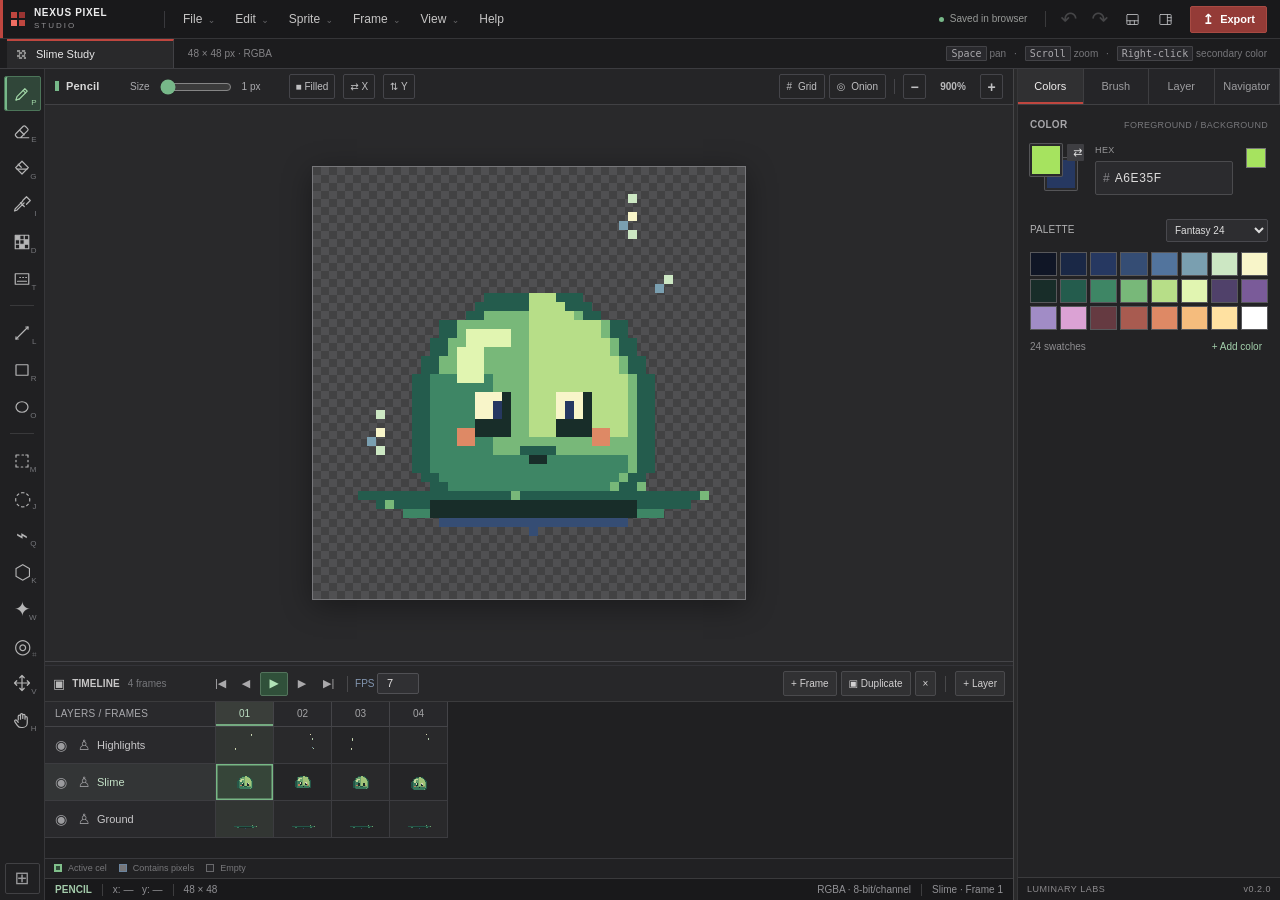
<file: studio/index.html>
<!doctype html>
<html lang="en">
<head>
  <meta charset="UTF-8" />
  <meta name="viewport" content="width=device-width,initial-scale=1.0" />
  <meta name="theme-color" content="#171719" />
  <title>Nexus Pixel Studio — Pixel art workspace</title>
  <link rel="stylesheet" href="style.css" />
  <link rel="stylesheet" href="workspace.css" />
<style>

/* SG-2 drawing-domain options */
.sg2-brush-panel{display:none}
.inspector[data-active-tab="brush"] #dock-brush{display:block}
.sg2-brush-panel>label{display:flex;justify-content:space-between;align-items:center;gap:6px;font-size:11px;color:var(--sub);margin:10px 0}
.sg2-brush-panel select{max-width:128px;min-width:85px;padding:5px;border:1px solid var(--border2);background:var(--raised);color:var(--text)}
.sg2-preset-row{display:flex;gap:3px;margin:9px 0}
.sg2-preset-row button{flex:1;min-width:0;padding:6px 1px;border:1px solid var(--border2);background:var(--raised);color:var(--text);border-radius:2px;font-size:10px}
.sg2-preset-row button.selected{background:var(--accent-bg);color:var(--accent);border-color:var(--accent)}
.sg2-option{display:block;width:100%;padding:7px 8px;margin:6px 0;text-align:left;background:var(--raised);border:1px solid var(--border2);color:var(--text);border-radius:2px;font-size:11px}
.sg2-option[aria-pressed="true"]{border-color:var(--accent);background:var(--accent-bg);color:var(--accent)}
.sg2-option[aria-pressed="true"]::before{content:"✓ ";font-weight:bold}
.sg2-option[aria-pressed="false"]::before{content:"○ "}
.sg2-fx-heading{margin-top:17px}
.sg2-hint{font-size:10px;line-height:1.5;color:var(--sub)}

</style>
<style>
/* SG-2 advanced mask overlay and compact selection tools */
#sg2SelectionCanvas{position:absolute;inset:0;width:100%;height:100%;z-index:7;pointer-events:none;image-rendering:pixelated}
.sg2-operations{display:flex;gap:4px}
.sg2-operations .sg2-option{flex:1;min-width:0;font-size:10px;padding:6px 4px}
.sg2-brush-panel #sg2Tolerance{width:85px;max-width:90px}
.sg2-brush-panel #sg2ToleranceValue{font-size:10px;color:var(--accent);min-width:22px;text-align:right}
</style>
<style>
/* SG-2 paint/gradient parity controls */
.sg2-brush-panel .sg2-operations button{flex:1}
.sg2-brush-panel label output{min-width:24px;text-align:right;color:var(--accent)}
.sg2-brush-panel label input[type=range]{min-width:56px;width:88px}
.sg2-brush-panel label input[type=checkbox]{width:16px;height:16px;flex-shrink:0}
.sg2-brush-panel .sg2-hint{font-size:10px;line-height:1.45}
</style>
</head>
<body>
<div class="app">
 <header class="topbar">
  <div class="brand" aria-label="Luminary Nexus Pixel Studio"><div class="brandmark" aria-hidden="true"><i></i><i></i><i></i><i></i></div><div class="brandtext">NEXUS <b>PIXEL</b><small>STUDIO</small></div></div>
  <div class="top-divider"></div>
  <div class="menurow">
   <div class="menu-group"><button class="menu-trigger" data-menu="file">File <span>⌄</span></button><div class="menu-pop" id="menu-file"><button data-action="new">New sprite <kbd>Ctrl N</kbd></button><button data-action="open">Open project / image <kbd>Ctrl O</kbd></button><button data-action="save">Save project <kbd>Ctrl S</kbd></button><div class="menu-rule"></div><button data-action="png">Export frame PNG</button><button data-action="sheet">Export sprite sheet</button><button data-action="gif">Export animated GIF</button><button data-action="atlas">Export atlas JSON</button></div></div>
   <div class="menu-group"><button class="menu-trigger" data-menu="edit">Edit <span>⌄</span></button><div class="menu-pop" id="menu-edit"><button data-action="undo">Undo <kbd>Ctrl Z</kbd></button><button data-action="redo">Redo <kbd>Ctrl Y</kbd></button><div class="menu-rule"></div><button data-action="copy">Copy selected <kbd>Ctrl C</kbd></button><button data-action="cut">Cut selected <kbd>Ctrl X</kbd></button><button data-action="paste">Paste selection <kbd>Ctrl V</kbd></button><button data-action="delete-selection">Clear selection <kbd>Del</kbd></button><button data-action="deselect">Deselect <kbd>Ctrl D</kbd></button><button data-action="reselect">Reselect <kbd>Ctrl Shift D</kbd></button><button data-action="select-all">Select all <kbd>Ctrl A</kbd></button><button data-action="invert-selection">Invert selection</button></div></div>
   <div class="menu-group"><button class="menu-trigger" data-menu="sprite">Sprite <span>⌄</span></button><div class="menu-pop" id="menu-sprite"><button data-action="resize">Resize canvas</button><button data-action="flip-h">Flip active cel horizontally</button><button data-action="flip-v">Flip active cel vertically</button><button data-action="rotate-cw">Rotate selection clockwise</button><button data-action="rotate-ccw">Rotate selection counterclockwise</button><button data-action="crop-selection">Crop canvas to selection</button><button data-action="clear-cel">Clear active cel</button><div class="menu-rule"></div><button data-action="toggle-grid">Toggle pixel grid</button><button data-action="toggle-onion">Toggle onion skin</button></div></div>
   <div class="menu-group"><button class="menu-trigger" data-menu="frame">Frame <span>⌄</span></button><div class="menu-pop" id="menu-frame"><button data-action="add-frame">New empty frame</button><button data-action="duplicate-frame">Duplicate frame</button><button data-action="delete-frame">Delete frame</button><button data-action="play">Play / pause <kbd>Enter</kbd></button></div></div>
   <div class="menu-group"><button class="menu-trigger" data-menu="view">View <span>⌄</span></button><div class="menu-pop" id="menu-view"><button data-action="fit-view">Fit artwork <kbd>F</kbd></button><button data-action="toggle-inspector">Toggle right dock <kbd>Tab</kbd></button><button data-action="toggle-timeline">Toggle timeline <kbd>Shift Tab</kbd></button><div class="menu-rule"></div><button data-action="reset-workspace">Reset workspace</button><div class="menu-rule"></div><button data-action="fullscreen">Full-screen workspace</button></div></div>
   <button class="header-help" id="helpBtn" title="Keyboard shortcuts">Help</button>
  </div>
  <div class="top-spacer"></div>
  <div class="autosave"><span class="save-dot"></span><span id="saveStatus">Saved locally</span></div>
  <div class="header-sep"></div>
  <button class="icon-button" data-action="undo" id="undoBtn" title="Undo (Ctrl+Z)">↶</button>
  <button class="icon-button" data-action="redo" id="redoBtn" title="Redo (Ctrl+Y)">↷</button>
  <button class="icon-button workspace-button" id="timelinePaneBtn" title="Show or hide timeline (Shift+Tab)" aria-label="Toggle timeline" aria-pressed="true"><svg viewBox="0 0 24 24" aria-hidden="true"><rect x="3" y="4" width="18" height="16" rx="1"/><path d="M3 14h18M8 14v6M15 14v6"/></svg></button>
  <button class="icon-button workspace-button" id="dockPaneBtn" title="Show or hide tools dock (Tab)" aria-label="Toggle right dock" aria-pressed="true"><svg viewBox="0 0 24 24" aria-hidden="true"><rect x="3" y="4" width="18" height="16" rx="1"/><path d="M15 4v16M15 9h6M15 14h6"/></svg></button>
  <button class="primary-button" id="exportBtn" data-action="sheet" title="Export sprite sheet. Other formats: File menu"><span>↥</span> Export</button>
 </header>
 <div class="documentbar">
  <div class="documenttab"><div class="tab-swatch"></div><input id="docName" value="Slime Study" aria-label="Project name" spellcheck="false"/><span class="tab-dot" id="dirtyDot">●</span></div>
  <span class="doc-meta" id="docMeta">48 × 48 px · RGBA</span>
  <div class="doc-fill"></div>
  <span class="hint"><kbd>Space</kbd> pan <span class="muted">·</span> <kbd>Scroll</kbd> zoom <span class="muted">·</span> <kbd>Right-click</kbd> secondary color</span>
 </div>
 <main class="workarea">
  <aside class="toolrail" aria-label="Drawing tools">
   <div class="rail-label">DRAW</div>
   <button class="tool active" data-tool="pencil" title="Pencil (P)"><span class="tool-symbol">✎</span><small>P</small></button>
   <button class="tool" data-tool="eraser" title="Eraser (E)"><span class="tool-symbol">◩</span><small>E</small></button>
   <button class="tool" data-tool="fill" title="Fill bucket (G)"><span class="tool-symbol">◈</span><small>G</small></button>
   <button class="tool" data-tool="eyedropper" title="Eyedropper (I)"><span class="tool-symbol">◉</span><small>I</small></button>
   <button class="tool" data-tool="dither" title="Dither brush (D)"><span class="tool-symbol">▦</span><small>D</small></button>
   <button class="tool" data-tool="gradient" title="Gradient (T)"><span class="tool-symbol">▨</span><small>T</small></button>
   <div class="rail-divider"></div><div class="rail-label">SHAPE</div>
   <button class="tool" data-tool="line" title="Line (L)"><span class="tool-symbol">╱</span><small>L</small></button>
   <button class="tool" data-tool="rect" title="Rectangle (R)"><span class="tool-symbol">▢</span><small>R</small></button>
   <button class="tool" data-tool="ellipse" title="Ellipse (O)"><span class="tool-symbol">◯</span><small>O</small></button>
   <div class="rail-divider"></div><div class="rail-label">EDIT</div>
   <button class="tool" data-tool="select" title="Rectangular marquee (M)"><span class="tool-symbol">▤</span><small>M</small></button>
   <button class="tool" data-tool="select-ellipse" title="Ellipse selection (J)"><span class="tool-symbol">◌</span><small>J</small></button>
   <button class="tool" data-tool="select-lasso" title="Freehand lasso (Q)"><span class="tool-symbol">⌁</span><small>Q</small></button>
   <button class="tool" data-tool="select-polygon" title="Polygon selection (K)"><span class="tool-symbol">⬡</span><small>K</small></button>
   <button class="tool" data-tool="select-wand" title="Contiguous magic wand (W)"><span class="tool-symbol">✦</span><small>W</small></button>
   <button class="tool" data-tool="select-range" title="Global color range selection"><span class="tool-symbol">◎</span><small>⌗</small></button>
   <button class="tool" data-tool="move" title="Move pixels (V)"><span class="tool-symbol">✥</span><small>V</small></button>
   <button class="tool" data-tool="hand" title="Pan (H)"><span class="tool-symbol">⛶</span><small>H</small></button>
   <div class="rail-grow"></div>
   <button class="rail-bottom" id="fitBtn" title="Fit sprite to view">⊞</button>
  </aside>
  <section class="editor-area">
   <div class="canvas-controls">
    <div class="panel-title"><span id="canvasToolName">Pencil</span></div>
    <div class="control-group brush-control"><label for="brushSize">Size</label><input type="range" id="brushSize" min="1" max="16" value="1" /><output id="brushSizeLabel">1 px</output></div>
    <div class="control-group"><button class="tiny-toggle" id="filledToggle" title="Filled shape">■ Filled</button><button class="tiny-toggle" id="symXToggle" title="Mirror horizontally">⇄ X</button><button class="tiny-toggle" id="symYToggle" title="Mirror vertically">⇅ Y</button></div>
    <div class="right-controls"><button class="small-ctl" id="gridToggle" title="Pixel grid"># <span>Grid</span></button><button class="small-ctl" id="onionToggle" title="Previous/next frame overlay">◎ <span>Onion</span></button><span class="control-sep"></span><button class="zoom-ctl" id="zoomOut">−</button><b id="zoomValue">1200%</b><button class="zoom-ctl" id="zoomIn">+</button></div>
   </div>
   <div class="canvas-viewport" id="viewport" tabindex="0" aria-label="Pixel editor canvas">
    <div class="work-grid"></div>
    <div class="canvas-center" id="artboard">
      <canvas id="onionCanvas" aria-hidden="true"></canvas>
      <canvas id="renderCanvas" aria-label="Pixel art drawing canvas"></canvas>
      <div id="pixelGrid"></div><canvas id="interactiveCanvas" aria-hidden="true"></canvas>
      <canvas id="sg2SelectionCanvas" aria-hidden="true"></canvas><div id="selectionBox" hidden></div>
    </div>
    <div class="viewport-head"><span class="live-indicator"></span><span>PIXEL PREVIEW</span><span class="viewport-head-muted">nearest neighbor</span></div>
    <div class="viewport-bottom"><div class="axis-mark">↖ <span>Origin · top left</span></div><div class="viewport-instruction">Drag to draw <span>·</span> <kbd>Shift</kbd> straight line</div></div>
   </div>
   <div class="statusbar"><span class="status-tool" id="statusTool">✎ Pencil</span><span class="status-sep"></span><span id="coordLabel">x: — &nbsp; y: —</span><span class="status-sep"></span><span id="sizeLabel">48 × 48</span><span class="status-spacer"></span><span>RGBA · 8-bit/channel</span><span class="status-sep"></span><span id="activeCellLabel">Layer 1 · Frame 1</span></div>
   <div class="timeline-resize" id="timelineResize" role="separator" aria-label="Resize timeline" aria-orientation="horizontal" tabindex="0"></div>
   <div class="timeline-panel">
    <div class="timeline-top"><div class="timeline-heading"><span class="timeline-glyph">▣</span> TIMELINE <span id="frameCountLabel" class="subheading">4 frames</span></div><div class="playback-controls"><button id="firstFrameBtn" title="First frame">|◀</button><button id="prevFrameBtn" title="Previous frame">◀</button><button id="playBtn" class="play-btn" title="Play animation (Enter)">▶</button><button id="nextFrameBtn" title="Next frame">▶</button><button id="lastFrameBtn" title="Last frame">▶|</button><span class="playback-divider"></span><label for="fpsInput">FPS</label><input id="fpsInput" type="number" min="1" max="30" value="8" /></div><div class="timeline-actions"><button id="addFrameBtn" title="Add empty frame">+ Frame</button><button id="duplicateFrameBtn" title="Duplicate frame">▣ Duplicate</button><button id="deleteFrameBtn" title="Delete current frame">×</button><span class="playback-divider"></span><button id="addLayerBtn" title="New layer">+ Layer</button></div></div>
    <div class="timeline-scroll"><div id="timelineGrid" class="timeline-grid"></div></div>
    <div class="timeline-footer"><span><span class="legend-cel active-legend"></span> Active cel</span><span><span class="legend-cel occupied-legend"></span> Contains pixels</span><span><span class="legend-cel empty-legend"></span> Empty</span><div class="timeline-footer-grow"></div><span>Click a cel to edit · Double-click layer name to rename</span></div>
   </div>
  </section>
  <div class="dock-resize" id="dockResize" role="separator" aria-label="Resize right dock" aria-orientation="vertical" tabindex="0"></div>
  <aside class="inspector" id="inspector" data-active-tab="color" aria-label="Editor dock">
   <div class="dock-tabs" role="tablist" aria-label="Dock panels"><button class="dock-tab active" data-dock-tab="color" id="tabColor" role="tab" aria-selected="true" aria-controls="dock-color">Colors</button><button class="dock-tab" data-dock-tab="brush" id="tabBrush" role="tab" aria-selected="false" aria-controls="dock-brush">Brush</button><button class="dock-tab" data-dock-tab="layer" id="tabLayer" role="tab" aria-selected="false" aria-controls="dock-layer">Layer</button><button class="dock-tab" data-dock-tab="navigator" id="tabNavigator" role="tab" aria-selected="false" aria-controls="dock-navigator">Navigator</button></div>
   <div class="inspector-scroll">
    <div class="inspector-section preview-section" id="dock-navigator" role="tabpanel" aria-labelledby="tabNavigator"><div class="section-heading">LIVE PREVIEW <button id="previewToggle" class="section-button" title="Play / pause preview">▶</button></div><div class="preview-container"><canvas id="previewCanvas" width="48" height="48" aria-label="Live pixel art preview"></canvas></div><div class="preview-caption"><span id="previewName">Slime Study</span><span id="previewFrame">01 / 04</span></div></div>
    <div class="inspector-section color-section" id="dock-color" role="tabpanel" aria-labelledby="tabColor"><div class="section-heading">COLOR <span class="section-faint">FOREGROUND / BACKGROUND</span></div><div class="color-main"><div class="color-stack"><button id="bgSwatch" class="stack-bg" title="Secondary color"></button><button id="fgSwatch" class="stack-fg" title="Primary color"></button><button id="swapColors" class="swap-colors" title="Swap colors (X)">⇄</button></div><div class="color-meta"><label for="colorHex">HEX</label><div class="hex-wrap"><span>#</span><input id="colorHex" value="A6E35F" maxlength="6" spellcheck="false" aria-label="Hex color"/></div></div><input type="color" id="colorPicker" value="#a6e35f" aria-label="Color picker" title="Pick foreground color" /></div>
     <div class="palette-heading"><span>PALETTE</span><select id="paletteSelect" aria-label="Color palette"><option value="DB32">DawnBringer 32</option><option value="PICO8">PICO-8</option><option value="FANTASY">Fantasy 24</option><option value="CUSTOM">Custom</option></select></div><div id="paletteGrid" class="palette-grid"></div><div class="palette-bottom"><span id="paletteInfo">32 swatches</span><button id="addColorBtn">+ Add color</button></div>
    </div>
    <div class="inspector-section sg2-brush-panel" id="dock-brush" role="tabpanel" aria-labelledby="tabBrush"><div class="section-heading">DRAWING OPTIONS <span class="section-faint">SG-2</span></div><label>Brush shape<select id="sg2BrushShape"><option value="square">Square</option><option value="circle">Circle</option><option value="custom">Custom brush</option></select></label><div class="sg2-preset-row" aria-label="Brush size presets"><button data-sg2-preset="1">1px</button><button data-sg2-preset="2">2px</button><button data-sg2-preset="4">4px</button><button data-sg2-preset="8">8px</button><button data-sg2-preset="16">16px</button></div><button id="sg2PixelPerfect" class="sg2-option" aria-pressed="true">Pixel-perfect pencil</button><button id="sg2Pressure" class="sg2-option" aria-pressed="true">Pen pressure → size</button><label>Dither coverage<select id="sg2DitherPattern"><option value="checker">Checker · 50%</option><option value="bayer25">Bayer · 25%</option><option value="bayer50">Bayer · 50%</option><option value="bayer75">Bayer · 75%</option></select></label><div class="section-heading sg2-fx-heading">PIXEL ADJUSTMENTS</div><p class="sg2-hint">Affects visible pixels in active cel, within selection. Undo available.</p><button class="sg2-option" id="sg2Invert">Invert colors</button><button class="sg2-option" id="sg2Replace">Replace secondary → primary</button><div class="section-heading sg2-fx-heading">CUSTOM BRUSH / GRADIENT</div>
      <div class="sg2-operations"><button class="sg2-option" id="sg2CaptureBrush" title="Capture current selected visible pixels as a reusable brush">Capture brush</button><button class="sg2-option" id="sg2ResetBrush">Clear brush</button></div>
      <label>Custom brush ink<select id="sg2BrushInk"><option value="image">Original colors</option><option value="tint">Foreground tint</option></select></label>
      <label>Gradient mode<select id="sg2GradientMode"><option value="smooth">Smooth RGBA</option><option value="dither">Bayer 4×4</option><option value="dither2">Bayer 2×2</option><option value="dither8">Bayer 8×8</option></select></label>
      <label>Gradient geometry<select id="sg2GradientType"><option value="linear">Linear</option><option value="radial">Radial</option></select></label>
      <p class="sg2-hint">Gradient (T): drag from foreground to background (or radial center to edge). Custom brush captures visible pixels, up to 64×64.</p>
      <div class="section-heading sg2-fx-heading">COLOR &amp; OUTLINE</div>
      <label>Hue shift <output id="sg2HueValue">0</output><input id="sg2Hue" type="range" min="-180" max="180" value="0"/></label>
      <label>Saturation <output id="sg2SaturationValue">0</output><input id="sg2Saturation" type="range" min="-100" max="100" value="0"/></label>
      <label>Brightness <output id="sg2ValueValue">0</output><input id="sg2Value" type="range" min="-100" max="100" value="0"/></label>
      <button class="sg2-option" id="sg2ApplyHSV">Apply HSV to active cel</button>
      <label>Outline width<select id="sg2OutlineThickness"><option value="1">1 px</option><option value="2">2 px</option><option value="3">3 px</option></select></label>
      <label>Outline placement<select id="sg2OutlinePlace"><option value="outside">Outside</option><option value="inside">Inside</option></select></label>
      <label><span>Diagonal neighbors</span><input id="sg2OutlineDiagonal" type="checkbox"/></label>
      <button class="sg2-option" id="sg2ApplyOutline">Outline with foreground color</button><div class="section-heading sg2-fx-heading">SELECTION &amp; TRANSFORM</div>
      <label>Combine<select id="sg2SelectMode" aria-label="Selection combination"><option value="replace">Replace</option><option value="add">Add</option><option value="subtract">Subtract</option><option value="intersect">Intersect</option></select></label>
      <label>Color tolerance <span id="sg2ToleranceValue">0</span><input id="sg2Tolerance" type="range" min="0" max="255" step="1" value="0" aria-label="Selection color tolerance"/></label>
      <div class="sg2-operations"><button class="sg2-option" id="sg2SelectAll">Select all</button><button class="sg2-option" id="sg2InvertSelection">Invert selection</button></div>
      <div class="sg2-operations"><button class="sg2-option" id="sg2RotateCW">Rotate selection ↻</button><button class="sg2-option" id="sg2RotateCCW">Rotate selection ↺</button></div>
      <button class="sg2-option" id="sg2CropSelection">Crop canvas to selection</button>
      <p class="sg2-hint">Shift adds · Alt subtracts · Ctrl intersects. Polygon: Enter/double-click to finish, Esc to cancel. Rotation requires a selection.</p></div><div class="inspector-section layer-section" id="dock-layer" role="tabpanel" aria-labelledby="tabLayer"><div class="section-heading">ACTIVE LAYER <span class="section-faint" id="layerIndex">01 / 03</span></div><div class="layer-properties"><input id="layerName" class="layer-name-input" aria-label="Layer name" value="Highlights"/><div class="layer-property-row"><label>Opacity</label><input id="layerOpacity" type="range" min="0" max="100" value="100"/><span id="opacityReadout">100%</span></div><div class="layer-buttons"><button id="toggleLayerVisibility">◉ Visible</button><button id="toggleLayerLock">♙ Unlocked</button></div><div class="layer-buttons"><button id="layerUp" title="Move layer up">↑ Raise</button><button id="layerDown" title="Move layer down">↓ Lower</button><button id="deleteLayerBtn" title="Delete active layer">× Delete</button></div></div></div>
    <div class="inspector-section export-section" aria-hidden="true"><div class="section-heading">QUICK EXPORT</div><div class="export-tiles"><button data-action="png"><span class="export-icon">▤</span><span>PNG<small>Current frame</small></span></button><button data-action="gif"><span class="export-icon">▣</span><span>GIF<small>Animated loop</small></span></button><button data-action="sheet"><span class="export-icon">▦</span><span>Sheet<small>All frames</small></span></button><button data-action="save"><span class="export-icon">◫</span><span>Project<small>Editable .npx</small></span></button></div></div>
   </div>
   <div class="inspector-footer"><span>LUMINARY LABS</span><span>v0.2.0</span></div>
  </aside>
 </main>
</div>
<div id="toast" class="toast" role="status" aria-live="polite"></div>
<input id="fileInput" type="file" accept=".npx,.json,image/png,image/webp" hidden/>
<dialog id="newDialog" class="modal"><form method="dialog" id="newForm"><div class="modal-top"><div class="modal-kicker">FILE / NEW</div><h2>New sprite</h2><p>Create an RGBA document with a transparent or solid background.</p></div><label>Project name<input name="name" type="text" value="Untitled Sprite" maxlength="60" required /></label><div class="modal-grid"><label>Width (px)<input name="width" type="number" value="64" min="1" max="512" required /></label><label>Height (px)<input name="height" type="number" value="64" min="1" max="512" required /></label></div><label>First layer<select name="background"><option value="transparent">Transparent</option><option value="white">White background</option></select></label><div class="modal-actions"><button type="button" class="ghost-button" id="newCancel">Cancel</button><button type="submit" class="primary-button">Create sprite</button></div></form></dialog>
<dialog id="resizeDialog" class="modal"><form method="dialog" id="resizeForm"><div class="modal-top"><div class="modal-kicker">SPRITE PROPERTIES</div><h2>Resize canvas</h2><p>Resizes the canvas for every layer and frame, preserving artwork from the upper-left corner.</p></div><div class="modal-grid"><label>Width (px)<input name="width" type="number" min="1" max="512" required /></label><label>Height (px)<input name="height" type="number" min="1" max="512" required /></label></div><div class="modal-actions"><button type="button" class="ghost-button" id="resizeCancel">Cancel</button><button type="submit" class="primary-button">Resize</button></div></form></dialog>
<dialog id="helpDialog" class="modal help-modal"><div class="modal-kicker">HELP / KEYBOARD</div><h2>Shortcuts</h2><div class="shortcut-columns"><div><h3>Tools</h3><p><kbd>P</kbd> Pencil</p><p><kbd>E</kbd> Eraser</p><p><kbd>G</kbd> Fill</p><p><kbd>I</kbd> Eyedropper</p><p><kbd>D</kbd> Dither</p><p><kbd>T</kbd> Gradient</p><p><kbd>L</kbd> Line</p><p><kbd>R</kbd> Rectangle</p><p><kbd>O</kbd> Ellipse</p><p><kbd>M</kbd> Rectangle selection</p><p><kbd>J</kbd> Ellipse selection</p><p><kbd>Q</kbd> Lasso selection</p><p><kbd>K</kbd> Polygon selection</p><p><kbd>W</kbd> Magic wand</p><p><kbd>V</kbd> Move selection</p><p><kbd>H</kbd> Hand / pan</p></div><div><h3>Workspace</h3><p><kbd>Ctrl Z/Y</kbd> Undo / redo</p><p><kbd>Ctrl S</kbd> Save project</p><p><kbd>Ctrl O</kbd> Open project</p><p><kbd>Ctrl N</kbd> New document</p><p><kbd>Ctrl C/X/V</kbd> Copy / cut / paste</p><p><kbd>Ctrl D</kbd> Deselect</p><p><kbd>Ctrl Shift D</kbd> Reselect</p><p><kbd>Del</kbd> Clear selected pixels</p><p><kbd>X</kbd> Swap colors</p><p><kbd>Enter</kbd> Play / pause</p><p><kbd>[ / ]</kbd> Brush size</p><p><kbd>Space + drag</kbd> Pan</p><p><kbd>Tab</kbd> Toggle right dock</p><p><kbd>Shift Tab</kbd> Toggle timeline</p><p><kbd>F</kbd> Fit artwork</p><p><kbd>Wheel</kbd> Zoom</p></div></div><div class="modal-actions"><button id="helpClose" class="primary-button">Done</button></div></dialog>
<script src="sg2-selection-core.js"></script>
<script src="sg2-selection-interaction.js"></script>
<script src="sg2-paint-core.js"></script>
<script src="sg2-paint-ui.js"></script>
<script src="app.js"></script>
<script src="v110.js"></script>
</body>
</html>
</file>
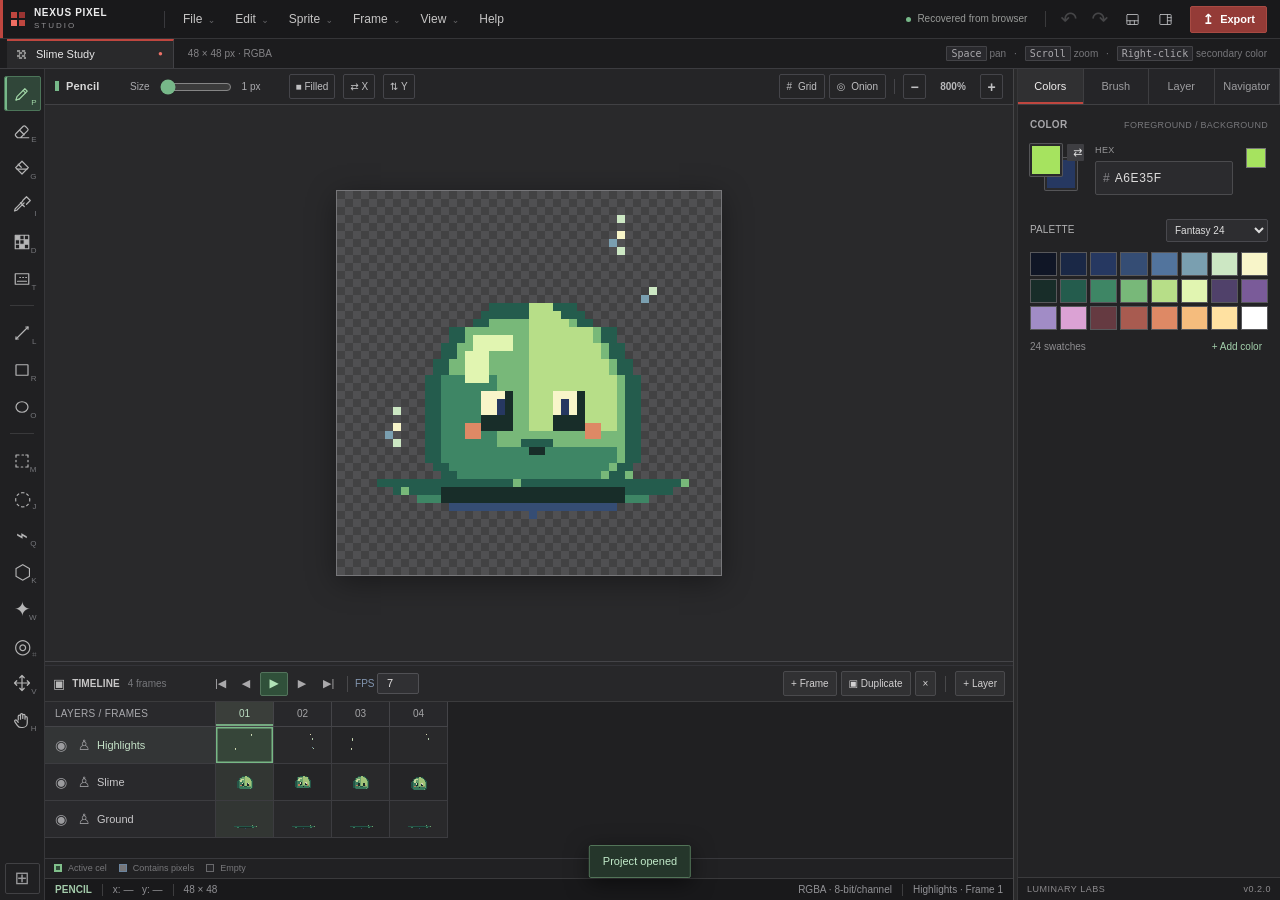
<file: release/html5/index.html>
<!doctype html>
<html lang="en">
<head>
  <meta charset="UTF-8" />
  <meta name="viewport" content="width=device-width,initial-scale=1.0" />
  <meta name="theme-color" content="#171719" />
  <title>Nexus Pixel Studio — Pixel art workspace</title>
  <style>
:root{--bg:#0c1322;--bg2:#111b2d;--surface:#172338;--raised:#1c2a40;--border:#2a3850;--border2:#35435b;--text:#e6edf8;--sub:#99a9c1;--muted:#72849f;--accent:#b8f56b;--accent-bg:#283c31;--violet:#ad9cff;--pixel:#79dcce;--danger:#ee8b90;--shadow:0 18px 54px #0005}
*{box-sizing:border-box}html,body{width:100%;height:100%;margin:0}body{background:var(--bg);color:var(--text);font:13px/1.4 'Segoe UI',Inter,system-ui,-apple-system,sans-serif;overflow:hidden}button,input,select{font:inherit}button{cursor:pointer;color:inherit}button:disabled{opacity:.35;cursor:default}button:focus-visible,input:focus-visible,select:focus-visible{outline:2px solid var(--accent);outline-offset:2px}button:hover:not(:disabled){filter:brightness(1.14)}.app{height:100vh;min-height:560px;display:flex;flex-direction:column}.topbar{height:64px;display:flex;align-items:center;gap:13px;background:#0e1726;border-bottom:1px solid #2b3850;padding:0 20px;flex-shrink:0}.brand{width:184px;display:flex;align-items:center;gap:13px;flex-shrink:0}.brandmark{display:grid;grid-template-columns:repeat(2,11px);grid-template-rows:repeat(2,11px);gap:3px;transform:rotate(-4deg)}.brandmark i{background:var(--accent);display:block}.brandmark i:nth-child(2){background:#87d9c7}.brandmark i:nth-child(3){background:#8478df}.brandmark i:nth-child(4){background:#d7f5a1}.brandtext{font-weight:800;line-height:1.13;letter-spacing:1.25px;font-size:14px}.brandtext b{color:var(--accent)}.brandtext small{display:block;font-size:9px;letter-spacing:4.1px;color:var(--sub);margin-top:3px;font-weight:700}.top-divider,.header-sep{height:26px;width:1px;background:var(--border);margin:0 3px}.menurow{display:flex;align-items:center;gap:2px}.menu-group{position:relative}.menu-trigger,.header-help{background:none;border:0;border-radius:5px;padding:8px 10px;color:#c2cee0;font-weight:550}.menu-trigger span{margin-left:5px;color:var(--muted)}.header-help span{margin-left:4px;color:var(--accent)}.menu-pop{display:none;position:absolute;z-index:100;top:35px;left:0;background:#202c40;border:1px solid #40516b;border-radius:10px;padding:7px;min-width:240px;box-shadow:var(--shadow)}.menu-group.open .menu-pop{display:block}.menu-pop button{background:transparent;border:0;display:flex;align-items:center;justify-content:space-between;width:100%;padding:9px 10px;text-align:left;border-radius:5px}.menu-pop button:hover{background:#344760}.menu-rule{height:1px;background:var(--border2);margin:5px}.menu-pop kbd{font-size:10px;color:var(--muted);margin-left:20px}.top-spacer,.doc-fill{flex:1}.autosave{display:flex;align-items:center;gap:8px;color:#a0b5a7;font-size:12px;white-space:nowrap}.save-dot{height:6px;width:6px;border-radius:50%;background:#9ad987;box-shadow:0 0 0 3px #9ad98716}.icon-button{border:0;border-radius:7px;background:#1b2639;font-size:22px;width:35px;height:35px}.primary-button{display:inline-flex;align-items:center;gap:9px;background:var(--accent);color:#172719;padding:11px 16px;border:1px solid #c3ff7d;border-radius:7px;font-weight:780}.primary-button span:first-child{font-size:18px;line-height:1}.primary-button .arrow{color:#627d4d;font-size:11px}.documentbar{height:43px;display:flex;align-items:center;gap:15px;padding:0 18px;background:#141e30;border-bottom:1px solid var(--border);flex-shrink:0}.documenttab{height:100%;display:flex;align-items:center;gap:10px;padding:0 13px;background:#202e44;border-left:1px solid #32435c;border-right:1px solid #32435c;border-top:2px solid var(--accent)}.tab-swatch{width:11px;height:11px;background:linear-gradient(90deg,#a3cf65 50%,#7a9c56 50%)}#docName{border:0;background:none;color:var(--text);font-weight:650;width:116px;outline:0}#docName:focus{border-bottom:1px solid var(--accent)}.tab-dot{font-size:10px;color:var(--accent);opacity:0}.tab-dot.dirty{opacity:1}.doc-meta,.hint{font-size:11px;color:var(--muted);white-space:nowrap}.hint kbd{color:#afbad0;font-size:10px;background:#253248;padding:3px 5px;border-radius:4px}.hint .muted{margin:0 8px}.workarea{min-height:0;flex:1;display:flex}.toolrail{width:64px;background:#101a2a;border-right:1px solid var(--border);display:flex;flex-direction:column;align-items:center;padding:13px 8px 9px;gap:4px;flex-shrink:0;overflow-y:auto;scrollbar-width:none}.rail-label{font-size:8px;letter-spacing:1.8px;color:#697e98;font-weight:800;margin:6px 0 3px}.tool{width:43px;height:40px;border:1px solid transparent;background:transparent;color:#a6b6cb;border-radius:7px;display:flex;align-items:center;justify-content:center;position:relative}.tool:hover{background:#223249;border-color:#334861}.tool.active{background:#293e38;border-color:#567d51;color:var(--accent)}.tool-symbol{font-size:23px;line-height:1;font-family:Arial,sans-serif}.tool small{position:absolute;right:3px;bottom:1px;font-size:8px;color:#899bb2}.tool.active small{color:#8fb96a}.rail-divider{height:1px;background:var(--border);width:31px;margin:8px}.rail-grow{flex:1;min-height:15px}.rail-bottom{background:#1c2a3c;border:1px solid var(--border);border-radius:7px;width:40px;height:36px;color:var(--sub);font-size:22px}.editor-area{min-width:0;flex:1;display:flex;flex-direction:column}.canvas-controls{height:49px;display:flex;gap:25px;align-items:center;border-bottom:1px solid var(--border);background:#172236;padding:0 17px;flex-shrink:0}.panel-title,.section-heading,.timeline-heading{font-size:10px;font-weight:800;letter-spacing:1.45px;color:#c1d2e7;white-space:nowrap}.tiny-cube{display:inline-block;height:9px;width:9px;background:var(--accent);margin-right:7px}.context-divider{color:#637894;margin:0 5px}.panel-title #canvasToolName{color:var(--accent);letter-spacing:.2px;text-transform:none}.control-group{display:flex;align-items:center;gap:9px}.control-group label,.control-group output{color:var(--sub);font-size:11px}.control-group input[type=range]{width:84px}.control-group output{min-width:34px}.tiny-toggle{font-size:11px;background:#1d2b40;border:1px solid #30425c;border-radius:5px;padding:6px 8px;white-space:nowrap}.tiny-toggle.selected,.small-ctl.selected{background:#314b39;border-color:#678d62;color:var(--accent)}.right-controls{margin-left:auto;display:flex;align-items:center;gap:9px}.small-ctl,.zoom-ctl{background:#1c2b41;border:1px solid #304159;border-radius:5px;padding:6px 8px;white-space:nowrap;font-size:12px}.small-ctl span{font-size:11px;margin-left:4px}.control-sep{width:1px;height:23px;background:var(--border)}.zoom-ctl{width:26px;height:28px;font-weight:700;font-size:15px;padding:0}.right-controls b{min-width:50px;text-align:center;color:#b9c7da;font-size:11px}.canvas-viewport{min-height:170px;flex:1;position:relative;overflow:hidden;background-color:#101929;cursor:crosshair;touch-action:none}.work-grid{position:absolute;inset:0;background-image:linear-gradient(#25314960 1px,transparent 1px),linear-gradient(90deg,#25314960 1px,transparent 1px);background-size:32px 32px;mask-image:linear-gradient(to bottom,transparent,#000 15%,#000 85%,transparent);pointer-events:none}.canvas-center{position:absolute;top:50%;left:50%;transform:translate(-50%,-50%);box-shadow:0 0 0 1px #71839b8a,0 18px 90px #0009;image-rendering:pixelated;background-color:#263344;background-image:conic-gradient(#34445c 25%,transparent 0 50%,#34445c 0 75%,transparent 0);background-size:16px 16px}.canvas-center canvas{display:block;position:absolute;inset:0;width:100%;height:100%;image-rendering:pixelated}.canvas-center #renderCanvas{z-index:2}.canvas-center #onionCanvas{z-index:1}.canvas-center #interactiveCanvas{z-index:4;pointer-events:none}#pixelGrid{position:absolute;inset:0;z-index:3;pointer-events:none;opacity:0}#pixelGrid.on{opacity:1}#selectionBox{position:absolute;z-index:5;border:1px dashed #fff;outline:1px dashed #151e2c;pointer-events:none;animation:march 0.4s linear infinite}#selectionBox[hidden]{display:none}@keyframes march{to{border-color:#7fe7db;outline-color:#fff}}.viewport-head{position:absolute;top:19px;left:20px;display:flex;gap:9px;align-items:center;color:#acbdd4;font-size:9px;letter-spacing:1.5px;font-weight:800;pointer-events:none}.live-indicator{width:6px;height:6px;border-radius:50%;background:#9ce5ad}.viewport-head-muted{font-weight:400;color:#637793;letter-spacing:.2px;margin-left:8px}.viewport-bottom{position:absolute;bottom:18px;left:21px;right:21px;display:flex;justify-content:space-between;color:#8094ae;font-size:11px;pointer-events:none}.axis-mark{color:#9ac8bd}.axis-mark span{color:#657991;margin-left:5px}.viewport-instruction kbd{padding:2px 4px;background:#1f2e42;border-radius:4px}.viewport-instruction span{padding:0 6px;color:#586d89}.statusbar{height:27px;flex-shrink:0;display:flex;align-items:center;padding:0 16px;background:#172339;border-top:1px solid #273850;color:#8ea1bc;font-size:10px;gap:13px}.status-tool{color:var(--accent)}.status-sep{height:13px;width:1px;background:#33455f}.status-spacer{flex:1}.timeline-panel{height:246px;flex-shrink:0;border-top:1px solid #32425a;background:#111d2e;display:flex;flex-direction:column}.timeline-top{height:50px;display:flex;align-items:center;gap:17px;padding:0 15px;border-bottom:1px solid var(--border);flex-shrink:0}.timeline-heading{min-width:184px}.timeline-glyph{font-size:17px;color:var(--accent);vertical-align:-1px;margin-right:6px}.subheading{font-size:10px;font-weight:500;letter-spacing:0;color:#7890ab;margin-left:7px}.playback-controls{display:flex;align-items:center;gap:5px}.playback-controls button{white-space:nowrap;border:1px solid transparent;background:transparent;color:#a6b8cb;border-radius:5px;width:27px;height:27px;font-size:11px}.playback-controls button.play-btn{border-color:#648a67;color:var(--accent);background:#2a423c;width:33px;font-size:12px}.playback-divider{height:23px;width:1px;background:var(--border);margin:0 8px}.playback-controls label{color:#8396b0;font-size:10px}.playback-controls input{width:42px;background:#223249;color:#d2def2;border:1px solid #394c68;border-radius:4px;padding:4px;text-align:center;font-size:11px}.timeline-actions{display:flex;align-items:center;gap:6px;margin-left:auto}.timeline-actions button{border:1px solid #33465f;background:#223148;color:#aebed3;padding:7px 9px;border-radius:5px;font-size:11px;white-space:nowrap}.timeline-scroll{flex:1;min-height:0;overflow:auto}.timeline-grid{display:grid;grid-auto-rows:min-content;min-width:max-content}.timeline-header,.timeline-layer{height:41px;display:flex;align-items:center;border-right:1px solid var(--border);border-bottom:1px solid var(--border);background:#1a293f;position:sticky;left:0;z-index:3}.timeline-header{height:30px;background:#19273c;padding:0 11px;font-size:10px;color:#93a5bc;letter-spacing:1px;font-weight:700}.timeline-layer{padding:0 8px;gap:7px}.timeline-layer.active{background:#283c49}.layer-visibility,.layer-lock{width:21px;height:21px;border:0;background:transparent;color:#839bb3;font-size:14px;padding:0}.layer-visibility.off,.layer-lock.locked{color:#52657c}.layer-label{background:transparent;border:0;padding:0;text-align:left;max-width:115px;min-width:0;overflow:hidden;text-overflow:ellipsis;color:#bdcce0;font-weight:600;flex:1}.timeline-layer.active .layer-label{color:var(--accent)}.frame-header{height:30px;border:0;border-right:1px solid #2a3851;border-bottom:1px solid #2b3a52;background:#1a293e;color:#899eb9;font-size:10px;display:flex;justify-content:center;align-items:center;gap:5px}.frame-header.active{background:#2e443b;color:var(--accent)}.frame-header small{font-size:9px;color:#5d728b}.cel{height:41px;border:0;border-right:1px solid #2b3b52;border-bottom:1px solid #2b3b52;background:#152238;display:flex;align-items:center;justify-content:center;padding:4px;position:relative}.cel:nth-child(even){background:#17243a}.cel img{height:29px;width:34px;object-fit:contain;image-rendering:pixelated;opacity:.85}.cel.active{background:#304a41!important;box-shadow:inset 0 0 0 2px #b0ef71;z-index:1}.cel.current-frame:not(.active){background:#223344}.cel-empty{height:7px;width:7px;border:1px solid #52647b;transform:rotate(45deg)}.cel.active .cel-empty{border-color:#b0ef71}.timeline-footer{height:28px;display:flex;align-items:center;gap:17px;padding:0 14px;border-top:1px solid var(--border);font-size:10px;color:#7d91ad;flex-shrink:0}.timeline-footer>span{display:flex;align-items:center;gap:6px;white-space:nowrap}.legend-cel{display:inline-block;width:11px;height:11px;border:1px solid #6b849e}.active-legend{border:2px solid var(--accent);background:#314a3d}.occupied-legend{background:#647ca0}.empty-legend{background:#152238}.timeline-footer-grow{flex:1}.inspector{width:276px;flex-shrink:0;background:#162136;border-left:1px solid #2d3d55;display:flex;flex-direction:column;min-height:0}.inspector-scroll{overflow-y:auto;flex:1;scrollbar-color:#364b62 #162136}.inspector-section{padding:16px 17px 17px;border-bottom:1px solid #2e3c53}.section-heading{display:flex;align-items:center;justify-content:space-between;margin-bottom:14px;font-size:10px}.section-faint{font-size:9px;color:#6e83a0;letter-spacing:.3px;font-weight:500}.section-button{background:#23364a;border:1px solid #40536c;color:var(--accent);border-radius:4px;font-size:11px;padding:3px 8px}.preview-container{height:135px;display:flex;align-items:center;justify-content:center;overflow:hidden;background:radial-gradient(ellipse at center,#2a3a52,#192638);border:1px solid #3b4e65;border-radius:7px;position:relative}.preview-container:before{content:'';position:absolute;inset:0;background-image:linear-gradient(#ffffff04 1px,transparent 1px),linear-gradient(90deg,#ffffff04 1px,transparent 1px);background-size:16px 16px}#previewCanvas{height:120px;width:120px;object-fit:contain;image-rendering:pixelated;position:relative}.preview-caption{display:flex;justify-content:space-between;font-size:10px;color:#869bb6;padding-top:9px}#previewName{color:#c1cee1}.color-main{display:flex;align-items:center;gap:15px}.color-stack{width:66px;height:59px;position:relative;flex-shrink:0}.color-stack button{position:absolute;border:3px solid #172438;border-radius:5px;box-shadow:0 0 0 1px #4e6177}.stack-fg{width:43px;height:40px;left:0;top:0;z-index:2}.stack-bg{width:43px;height:40px;left:17px;top:16px}.swap-colors{top:0;right:0;border:0!important;box-shadow:none!important;background:#25364e;color:#bccbde;z-index:3;font-size:12px;width:18px;height:18px}.color-meta{flex:1;min-width:0}.color-meta label{color:#8296b0;font-size:9px;letter-spacing:1.5px;display:block;margin-bottom:5px}.hex-wrap{display:flex;align-items:center;gap:3px;background:#202f47;border:1px solid #354963;border-radius:5px;padding:7px 10px}.hex-wrap span{color:var(--muted)}#colorHex{background:transparent;outline:0;border:0;color:#e4eef9;width:100%;letter-spacing:1px;font-weight:700;text-transform:uppercase}#colorPicker{height:33px;width:28px;border:0;background:transparent;padding:0;cursor:pointer}.palette-heading{display:flex;justify-content:space-between;align-items:center;margin-top:19px;margin-bottom:10px;font-size:9px;letter-spacing:1px;color:#879bb4;font-weight:700}.palette-heading select{background:#24344b;color:#d4dff0;border:1px solid #3b4e65;border-radius:5px;padding:5px;font-size:10px;max-width:135px}.palette-grid{display:grid;grid-template-columns:repeat(8,minmax(0,1fr));gap:5px}.palette-swatch{height:22px;border:1px solid #4a596c;border-radius:3px;position:relative}.palette-swatch.active{outline:2px solid #e2f6b8;outline-offset:2px;z-index:1}.palette-bottom{display:flex;justify-content:space-between;align-items:center;color:#778ca6;font-size:10px;margin-top:13px}.palette-bottom button{background:transparent;color:var(--accent);border:0;font-size:10px}.layer-name-input{width:100%;border:1px solid #3c5069;border-radius:5px;background:#213249;color:#dce7f4;font-weight:650;padding:8px 10px;margin-bottom:12px}.layer-property-row{display:flex;align-items:center;gap:10px;font-size:10px;color:#8fa3bc}.layer-property-row input{min-width:0;flex:1}.layer-property-row span{width:33px;text-align:right}.layer-buttons{display:flex;gap:6px;margin-top:13px}.layer-buttons button{flex:1;min-width:0;background:#213148;border:1px solid #364a63;border-radius:5px;font-size:10px;padding:7px 4px;color:#adbed4}.export-tiles{display:grid;grid-template-columns:1fr 1fr;gap:8px}.export-tiles button{display:flex;align-items:center;gap:9px;background:#213047;border:1px solid #354960;border-radius:6px;padding:10px 8px;text-align:left;font-size:12px;font-weight:700}.export-icon{color:var(--accent);font-size:22px}.export-tiles button small{display:block;font-size:9px;font-weight:450;color:#8399b3}.inspector-footer{height:35px;border-top:1px solid var(--border);display:flex;justify-content:space-between;align-items:center;padding:0 15px;font-size:9px;letter-spacing:1.1px;color:#6e859d;flex-shrink:0}.brand-tiny{color:#8ba7a1;font-weight:800}.brand-tiny i{display:inline-block;width:7px;height:7px;background:var(--accent);margin-right:5px}.toast{position:fixed;left:50%;bottom:22px;transform:translate(-50%,16px);padding:11px 17px;background:#263e34;color:#d5f9c0;border:1px solid #658a62;box-shadow:var(--shadow);border-radius:8px;z-index:300;opacity:0;pointer-events:none;transition:opacity .16s,transform .16s;font-weight:650}.toast.show{opacity:1;transform:translate(-50%,0)}.modal{width:min(460px,calc(100vw - 32px));border:1px solid #485d71;background:#19273b;color:var(--text);border-radius:13px;padding:26px;box-shadow:0 25px 100px #0009}.modal::backdrop{background:#040a14c9;backdrop-filter:blur(5px)}.modal-top{margin-bottom:25px}.modal-kicker{color:var(--accent);letter-spacing:2px;font-weight:800;font-size:10px}.modal h2{margin:8px 0;font-size:26px;letter-spacing:-.6px}.modal p{font-size:12px;color:var(--sub);line-height:1.6}.modal form>label,.modal-grid>label{display:block;color:#aebfd4;font-weight:650;margin:13px 0;font-size:11px}.modal form input,.modal form select{display:block;width:100%;padding:11px 12px;background:#25364e;color:var(--text);border:1px solid #445a75;border-radius:6px;margin-top:7px}.modal-grid{display:grid;grid-template-columns:1fr 1fr;gap:13px}.modal-actions{display:flex;justify-content:flex-end;gap:10px;margin-top:24px}.ghost-button{background:transparent;border:1px solid #485e75;padding:9px 14px;border-radius:7px}.shortcut-columns{display:grid;grid-template-columns:1fr 1fr;gap:16px}.shortcut-columns h3{font-size:11px;color:var(--accent);margin-top:20px}.shortcut-columns p{display:flex;align-items:center;gap:10px;margin:8px 0}.shortcut-columns kbd{color:#c9dcf2;background:#293b53;padding:4px 6px;border-radius:4px;font-size:10px;min-width:34px;text-align:center}.help-modal{width:min(560px,calc(100vw - 32px))}input[type=range]{accent-color:var(--accent)}
@media(max-width:1230px){.inspector{width:244px}.canvas-controls{gap:12px}.hint{display:none}.topbar{gap:7px;padding:0 10px}.brand{width:166px}.inspector-section{padding:12px}.timeline-heading{min-width:145px}.timeline-top{gap:9px}.timeline-actions button{padding:6px}.right-controls{gap:4px}}
@media(max-width:990px){.inspector{width:212px}.brand{width:130px}.brandtext{font-size:11px}.top-divider,.header-help,.autosave,.canvas-controls .control-group:nth-of-type(3),.right-controls .small-ctl span,.timeline-actions #duplicateFrameBtn,.timeline-footer>span:last-child{display:none}.canvas-controls{padding:0 9px}.control-group input[type=range]{width:52px}.timeline-heading{min-width:105px}.timeline-top{padding:0 8px}.timeline-actions{gap:2px}.menu-trigger{padding:7px}.toolrail{width:55px}.palette-grid{gap:3px}}

</style>
  <style>
/* Nexus Pixel Studio 0.2 — Luminary workspace skin.
   Color is semantic: red = Luminary identity, green = edit / success.
   This sheet deliberately avoids marketing cards, gradients and dashboard chrome. */
:root{
  --bg:#171719;
  --bg2:#1b1b1d;
  --surface:#242426;
  --raised:#2b2b2e;
  --border:#39393d;
  --border2:#4a4a4e;
  --text:#e7e5e3;
  --sub:#aaa9aa;
  --muted:#858488;
  --accent:#77b889;
  --accent-bg:#25382c;
  --brand-red:#bf463f;
  --brand-red-light:#ed7167;
  --violet:#a5a5a5;
  --pixel:#80b990;
  --danger:#d97c74;
  --shadow:0 6px 30px #0009;
  --dock-width:262px;
  --timeline-size:212px;
}
html,body{background:#171719;color:var(--text)}
body{font:12px/1.35 'Segoe UI',Arial,system-ui,sans-serif;letter-spacing:.025px}
button,input,select{font-size:inherit}
button:hover:not(:disabled){filter:none}
button:focus-visible,input:focus-visible,select:focus-visible,[tabindex]:focus-visible{outline:1px solid var(--accent);outline-offset:-1px}
::selection{background:#386248;color:#fff}
.app{min-height:440px}

/* Compact application menu, not a website header. */
.topbar{height:39px;padding:0 10px 0 0;gap:2px;background:#19191b;border-bottom:1px solid #353538}
.brand{height:100%;width:162px;gap:9px;padding:0 13px 0 11px;position:relative}
.brand:before{content:'';position:absolute;left:0;top:0;bottom:0;width:3px;background:var(--brand-red)}
.brandmark{grid-template-columns:repeat(2,6px);grid-template-rows:repeat(2,6px);gap:2px;transform:none}
.brandmark i,.brandmark i:nth-child(2),.brandmark i:nth-child(3),.brandmark i:nth-child(4){background:var(--brand-red)}
.brandmark i:nth-child(2){background:#9a3432}.brandmark i:nth-child(3){background:#f06e63}
.brandtext{font-family:'Segoe UI',Arial,sans-serif;letter-spacing:.65px;font-size:10px;font-weight:750;line-height:1.05;color:#ededee;white-space:nowrap}
.brandtext b{color:#ededee}.brandtext small{font-size:8px;letter-spacing:2px;font-weight:450;margin-top:3px;color:#919093}
.top-divider{height:17px;margin:0 6px 0 0;background:#39393d}
.menurow{gap:0}
.menu-trigger,.header-help{padding:6px 10px;border-radius:0;font-weight:500;color:#c6c5c5;min-height:28px}
.menu-trigger span{color:#656568;font-size:9px;margin-left:2px}
.menu-trigger:hover,.header-help:hover,.menu-group.open .menu-trigger{background:#303034;color:#fff}
.header-help span{color:var(--sub)}
.menu-pop{top:29px;background:#242426;border:1px solid #505053;border-radius:2px;box-shadow:0 9px 24px #000a;padding:4px;min-width:226px}
.menu-pop button{padding:7px 10px;border-radius:1px;font-size:12px}
.menu-pop button:hover{background:#414144}
.menu-pop kbd{font-family:inherit;color:#969597;font-size:10px}
.menu-rule{background:#3d3d40;margin:4px 0}
.autosave{font-size:10px;color:#989a98;margin:0 10px;gap:6px}
.save-dot{background:var(--accent);height:5px;width:5px;box-shadow:none}
.header-sep{height:16px;background:#3a3a3c;margin:0 6px}
.icon-button{background:transparent;border:1px solid transparent;color:#bbbcbf;border-radius:2px;height:27px;width:29px;font-size:20px;line-height:1;padding:0;display:grid;place-items:center}
.icon-button:hover:not(:disabled){background:#323235;border-color:#434347}
.icon-button:disabled{opacity:.27}
.workspace-button{margin-left:2px}
.workspace-button svg{width:15px;height:15px;fill:none;stroke:currentColor;stroke-width:1.4;stroke-linecap:round;stroke-linejoin:round}
.workspace-button[aria-pressed="false"]{color:#66676b}
.primary-button{height:27px;padding:3px 11px;margin:0 3px 0 8px;background:#943b37;color:#fff;border:1px solid #a84a43;border-radius:2px;font-size:11px;font-weight:600;gap:6px}
.primary-button:hover:not(:disabled){background:#ac4841;border-color:#c4594f}
.primary-button span:first-child{font-size:14px}
.primary-button .arrow{display:none}

/* Document tabs are part of the frame, not another dashboard bar. */
.documentbar{height:30px;padding:0 0 0 7px;gap:14px;background:#1c1c1e;border-bottom:1px solid #3c3c40}
.documenttab{height:29px;min-width:166px;padding:0 10px;gap:8px;background:#29292b;border:0;border-top:2px solid var(--brand-red);border-right:1px solid #414145}
.tab-swatch{height:9px;width:9px;background:repeating-conic-gradient(#8f8f8f 0% 25%,#38383a 0% 50%) 0/5px 5px}
#docName{font-weight:500;color:#e8e8e9;font-size:11px;max-width:180px;outline:0}
#docName:focus{border-bottom:1px solid var(--accent)}
.tab-dot{font-size:8px;color:var(--brand-red-light)}
.doc-meta{color:#858487;font-size:10px}
.hint{color:#77777b;font-size:10px;margin-right:13px}
.hint kbd{border:1px solid #434347;background:#29292d;padding:1px 4px;border-radius:1px;color:#aaa9ad}
.hint .muted{margin:0 5px}

/* Dense tools rail: no wordy section bands, flat selected tool. */
.workarea{background:#202022;min-height:0}
.toolrail{width:45px;padding:7px 3px 6px;gap:2px;background:#202022;border-right:1px solid #37373a;scrollbar-width:thin}
.rail-label{display:none}
.rail-divider{width:24px;background:#39393b;margin:7px 0}
.tool{height:35px;width:37px;border:1px solid transparent;border-radius:2px;color:#b5b5b6}
.tool:hover{background:#343436;border-color:#424246}
.tool.active{background:#304639;border-color:#4c7559;color:#a0d5a6;box-shadow:inset 2px 0 0 var(--accent)}
.tool-symbol{display:flex;align-items:center;justify-content:center;font-family:Arial,sans-serif;font-size:20px}
.tool-symbol svg{width:18px;height:18px;fill:none;stroke:currentColor;stroke-width:1.6;stroke-linejoin:round;stroke-linecap:round}
.tool small{font-family:Arial,sans-serif;font-size:8px;color:#74757a;right:3px;bottom:1px}
.tool.active small{color:#a0d5a6}
.rail-grow{min-height:8px}
.rail-bottom{height:31px;width:35px;background:transparent;border:1px solid #414144;border-radius:2px;color:#9b9b9d;font-size:18px}

/* The canvas is the main surface; controls read like a toolbar. */
.editor-area{min-width:0}
.canvas-controls{height:36px;padding:0 10px;gap:13px;background:#252527;border-bottom:1px solid #414144}
.panel-title{font-size:11px;letter-spacing:0;font-weight:600;color:#d2d1d2;min-width:62px;text-transform:none}
.tiny-cube,.context-divider{display:none}
.panel-title #canvasToolName{color:#d7d7d7;font-weight:600}
.panel-title::before{content:'';display:inline-block;width:4px;height:10px;background:var(--accent);margin-right:7px;vertical-align:-1px}
.control-group{gap:8px}
.control-group label,.control-group output{font-size:10px;color:#ababaf}
.control-group input[type=range]{width:72px}
.tiny-toggle,.small-ctl,.zoom-ctl{height:25px;background:transparent;border:1px solid #45454a;color:#c0c0c2;border-radius:2px;padding:3px 6px;font-size:10px}
.tiny-toggle.selected,.small-ctl.selected{color:#a2cdaa;background:#304235;border-color:#4a7554}
.right-controls{gap:4px}
.small-ctl{padding:3px 7px}
.small-ctl span{font-size:10px;margin-left:3px}
.control-sep{height:15px;background:#454549;margin:0 4px}
.zoom-ctl{width:23px;height:25px;font-size:14px}
.right-controls b{min-width:46px;font-size:10px;color:#b9b9bb}
.canvas-viewport{background:#29292b;min-height:110px;outline:none}
.canvas-viewport:focus-visible{outline:-1px}
.work-grid,.viewport-head,.viewport-bottom{display:none}
.canvas-center{background-color:#424243;background-image:conic-gradient(#505052 25%,transparent 0 50%,#505052 0 75%,transparent 0);background-size:16px 16px;box-shadow:0 0 0 1px #77777a,0 6px 28px #0006}
#selectionBox{outline-color:#2b2b2b}
@keyframes march{to{border-color:#6bc87e;outline-color:#fff}}

/* Timeline is a dock, with an actual splitter. */
.timeline-resize{order:2;height:5px;flex:0 0 5px;background:#28282a;border-top:1px solid #444448;border-bottom:1px solid #333338;cursor:row-resize;position:relative}
.timeline-resize:hover,.timeline-resize.dragging{background:#555259}
.timeline-panel{order:3;height:var(--timeline-size);background:#202022;border-top:0}
.statusbar{order:4;height:22px;background:#19191b;border-top:1px solid #3a3a3c;color:#929296;padding:0 10px;gap:10px;font-size:10px}
.status-tool{color:#a3cbaa;font-weight:550}
.status-sep{background:#3d3d3f;height:12px}
.timeline-top{height:36px;gap:13px;padding:0 8px;background:#272729;border-bottom:1px solid #3b3b3d}
.timeline-heading,.section-heading{font-size:10px;letter-spacing:.1px;color:#c8c7c7;font-weight:600}
.timeline-heading{min-width:142px}
.timeline-glyph{color:#b9b9b9;font-size:13px;margin-right:4px}
.subheading{font-size:10px;margin-left:5px;color:#77787c}
.playback-controls{gap:2px}
.playback-controls button{width:24px;height:24px;border-radius:2px;color:#aaa9ab}
.playback-controls button:hover{background:#363639}
.playback-controls button.play-btn{background:#30503a;border:1px solid #53745c;color:#b0e3b7;width:28px}
.playback-divider{height:16px;margin:0 5px;background:#48484a}
.playback-controls input{width:42px;padding:2px 3px;border:1px solid #505054;border-radius:2px;background:#303033;color:#e2e0e0}
.timeline-actions{gap:4px}
.timeline-actions button{background:#313133;border:1px solid #4a4a4d;border-radius:2px;color:#d3d1d2;padding:5px 7px;font-size:10px}
.timeline-actions button:hover{background:#3c3c3d}
.timeline-scroll{scrollbar-color:#5b5b5e #29292b}
.timeline-grid{--layer-column:171px}
.timeline-header{height:25px;background:#29292c;color:#a8a8ac;border-color:#444448;padding-left:10px;letter-spacing:.3px;font-weight:500;font-size:10px}
.timeline-layer{height:37px;background:#29292c;border-color:#3c3c40;padding:0 6px;gap:3px}
.timeline-layer.active{background:#333536}
.timeline-layer.active .layer-label{color:#c4e1c7}
.layer-visibility,.layer-lock{color:#9b9b9e;width:20px;height:23px}
.layer-label{max-width:115px;font-size:11px;font-weight:500;color:#c8c7c9}
.frame-header{height:25px;color:#a4a4a6;border-color:#444448;background:#28282b;font-size:10px}
.frame-header.active{background:#3a3e3a;color:#bbdec2;box-shadow:inset 0 -2px #75aa81}
.cel{height:37px;background:#252527;border-color:#3c3c40;padding:3px}
.cel:nth-child(even){background:#29292b}
.cel img{height:28px}
.cel.active{background:#364539!important;box-shadow:inset 0 0 0 1.5px #78b886}
.cel.current-frame:not(.active){background:#323633}
.cel-empty{border-color:#66676b}
.cel.active .cel-empty{border-color:#b1e3bb}
.timeline-footer{height:20px;padding:0 9px;gap:12px;color:#77777a;background:#212123;font-size:9px}
.timeline-footer>span:last-child{display:none}
.legend-cel{width:8px;height:8px}
.active-legend{background:#304d38;border-color:#80c08b}
.occupied-legend{background:#767679}
.empty-legend{background:#262629;border-color:#68686b}

/* A single utility dock, switched by tabs instead of stacked cards. */
.dock-resize{width:5px;flex:0 0 5px;background:#2a2a2b;border-left:1px solid #454547;border-right:1px solid #363638;cursor:col-resize}
.dock-resize:hover,.dock-resize.dragging{background:#575259}
.inspector{width:var(--dock-width);background:#232325;border:0}
.dock-tabs{height:36px;flex:0 0 36px;display:flex;align-items:stretch;background:#252528;border-bottom:1px solid #404043}
.dock-tab{flex:1;border:0;border-right:1px solid #3e3e41;background:transparent;color:#9c9c9f;font-size:11px;font-weight:500;padding:0 6px;border-radius:0}
.dock-tab.active{background:#303032;color:#f0eeee;box-shadow:inset 0 -2px 0 var(--brand-red)}
.dock-tab:hover{background:#343436;color:#fff}
.inspector-scroll{background:#232325;scrollbar-color:#515154 #232325}
.inspector-section{border:0;padding:13px 12px 15px;background:transparent}
.inspector-section .section-heading{color:#a7a6aa;letter-spacing:.25px;margin-bottom:12px;font-size:10px;text-transform:none}
.inspector[data-active-tab="color"] .inspector-section:not(.color-section),
.inspector[data-active-tab="layer"] .inspector-section:not(.layer-section),
.inspector[data-active-tab="navigator"] .inspector-section:not(.preview-section){display:none}
.inspector .export-section{display:none!important}
.section-faint{font-size:9px;color:#77777b}
.color-main{gap:11px;align-items:flex-start}
.color-stack{width:54px;height:52px}
.color-stack button{border:2px solid #29292b;border-radius:1px;box-shadow:0 0 0 1px #555558}
.stack-fg{height:32px;width:32px}
.stack-bg{height:32px;width:32px;left:15px;top:14px}
.swap-colors{width:17px;height:17px;background:#3e3e42;color:#ddd;border:0!important;font-size:11px}
.color-meta label{font-size:9px;letter-spacing:.4px;color:#98989a;margin-bottom:5px}
.hex-wrap{background:#2b2b2e;border:1px solid #4b4b4e;border-radius:2px;padding:7px 7px}
#colorHex{color:#dddcdc;font-weight:500;letter-spacing:.6px}
#colorPicker{height:28px;width:24px}
.palette-heading{margin-top:23px;margin-bottom:10px;font-size:10px;letter-spacing:.1px;color:#b1b1b3;font-weight:500}
.palette-heading select{background:#2d2d30;color:#ddd;border:1px solid #49494e;border-radius:2px;padding:4px;max-width:130px;font-size:10px}
.palette-grid{grid-template-columns:repeat(8,minmax(0,1fr));gap:3px}
.palette-swatch{height:24px;border:1px solid #58585b;border-radius:0}
.palette-swatch.active{outline:1px solid #f6f5f2;outline-offset:1px}
.palette-bottom{margin-top:9px;font-size:10px;color:#8e8d90}
.palette-bottom button{color:#a3d0ac;font-size:10px}
.layer-name-input{padding:7px 8px;border:1px solid #4b4b4f;border-radius:2px;background:#2d2d30;color:#efeeee;font-weight:500}
.layer-property-row{color:#b7b5b6;font-size:10px}
.layer-buttons{margin-top:10px;gap:4px}
.layer-buttons button{background:#303033;color:#d0ced0;border:1px solid #4a4a4e;border-radius:2px;padding:7px 2px;font-size:10px}
.preview-container{height:170px;border-radius:1px;border:1px solid #4a4a4c;background:#2b2b2d}
.preview-container:before{display:none}
#previewCanvas{height:150px;width:150px}
.preview-caption{color:#a0a0a1}
.section-button{background:#323337;border:1px solid #525357;color:#a0d4a9;border-radius:2px}
.inspector-footer{height:23px;background:#1d1d1f;border-top:1px solid #3b3b3d;color:#8d8b8e;letter-spacing:.5px;padding:0 9px;font-size:9px}

/* Dialogs should feel like OS dialogs, not onboarding cards. */
.toast{border-radius:2px;background:#25362b;border:1px solid #527458;box-shadow:0 5px 22px #0008;color:#c2ebca;font-weight:500;padding:8px 13px;font-size:11px}
.modal{border:1px solid #535357;background:#27272a;border-radius:3px;padding:22px;box-shadow:0 20px 70px #000c}
.modal::backdrop{background:#111b}
.modal-kicker{color:#a3a2a4;letter-spacing:.5px;font-size:10px;font-weight:500}
.modal h2{font-size:19px;letter-spacing:0;margin:10px 0 5px;font-weight:600}
.modal p{font-size:11px;color:#a8a8ab;line-height:1.5}
.modal form>label,.modal-grid>label{font-size:11px;font-weight:500;color:#c7c6c8}
.modal form input,.modal form select{border-radius:2px;border:1px solid #56565a;background:#323235;color:#efeeee;padding:9px}
.modal .primary-button{height:32px}
.ghost-button{border-radius:2px;border:1px solid #58585a;background:#303033;padding:6px 12px}
.shortcut-columns h3{color:#bac9bd}
.shortcut-columns kbd{border-radius:1px;background:#353538;color:#d8d8d8}
input[type=range]{accent-color:var(--accent)}

body.dock-hidden .inspector,body.dock-hidden .dock-resize{display:none}
body.timeline-hidden .timeline-panel,body.timeline-hidden .timeline-resize{display:none}
body.is-resizing{cursor:col-resize!important;user-select:none}
body.is-resizing.timeline-drag{cursor:row-resize!important}
body.is-resizing *{cursor:inherit!important}

@media(max-width:1160px){
 .hint{display:none}
 .brand{width:148px}
 .canvas-controls{gap:8px}
 .timeline-heading{min-width:116px}
 .timeline-actions{gap:2px}
}
@media(max-width:860px){
 .brand{width:123px;padding:0 7px}
 .brandtext{font-size:9px}
 .brandtext small{letter-spacing:1px}
 .top-divider,.autosave,.header-sep{display:none}
 .menu-trigger,.header-help{padding:5px 6px}
 .documentbar{gap:7px}
 .control-group input[type=range]{width:45px}
 .canvas-controls{padding:0 5px}
 .canvas-controls .control-group:nth-of-type(3){display:none}
 .timeline-actions #duplicateFrameBtn{display:none}
 .timeline-heading{min-width:84px}
 .timeline-top{gap:5px}
 .timeline-actions button{padding:4px}
 .toolrail{width:39px;padding:5px 1px}
 .tool{width:35px}
}
@media(max-width:650px){
 .doc-meta,.right-controls .small-ctl span,.timeline-footer{display:none}
 .inspector{width:min(220px,var(--dock-width))}
 .timeline-heading{min-width:68px}
 .timeline-top{gap:1px}
 .playback-divider{margin:0 2px}
 .menu-trigger span{display:none}
}

/* Restore Help access at compact desktop widths. */
@media(max-width:990px){.header-help{display:inline-block}}

</style>
<style>

/* SG-2 drawing-domain options */
.sg2-brush-panel{display:none}
.inspector[data-active-tab="brush"] #dock-brush{display:block}
.sg2-brush-panel>label{display:flex;justify-content:space-between;align-items:center;gap:6px;font-size:11px;color:var(--sub);margin:10px 0}
.sg2-brush-panel select{max-width:128px;min-width:85px;padding:5px;border:1px solid var(--border2);background:var(--raised);color:var(--text)}
.sg2-preset-row{display:flex;gap:3px;margin:9px 0}
.sg2-preset-row button{flex:1;min-width:0;padding:6px 1px;border:1px solid var(--border2);background:var(--raised);color:var(--text);border-radius:2px;font-size:10px}
.sg2-preset-row button.selected{background:var(--accent-bg);color:var(--accent);border-color:var(--accent)}
.sg2-option{display:block;width:100%;padding:7px 8px;margin:6px 0;text-align:left;background:var(--raised);border:1px solid var(--border2);color:var(--text);border-radius:2px;font-size:11px}
.sg2-option[aria-pressed="true"]{border-color:var(--accent);background:var(--accent-bg);color:var(--accent)}
.sg2-option[aria-pressed="true"]::before{content:"✓ ";font-weight:bold}
.sg2-option[aria-pressed="false"]::before{content:"○ "}
.sg2-fx-heading{margin-top:17px}
.sg2-hint{font-size:10px;line-height:1.5;color:var(--sub)}

</style>
<style>
/* SG-2 advanced mask overlay and compact selection tools */
#sg2SelectionCanvas{position:absolute;inset:0;width:100%;height:100%;z-index:7;pointer-events:none;image-rendering:pixelated}
.sg2-operations{display:flex;gap:4px}
.sg2-operations .sg2-option{flex:1;min-width:0;font-size:10px;padding:6px 4px}
.sg2-brush-panel #sg2Tolerance{width:85px;max-width:90px}
.sg2-brush-panel #sg2ToleranceValue{font-size:10px;color:var(--accent);min-width:22px;text-align:right}
</style>
<style>
/* SG-2 paint/gradient parity controls */
.sg2-brush-panel .sg2-operations button{flex:1}
.sg2-brush-panel label output{min-width:24px;text-align:right;color:var(--accent)}
.sg2-brush-panel label input[type=range]{min-width:56px;width:88px}
.sg2-brush-panel label input[type=checkbox]{width:16px;height:16px;flex-shrink:0}
.sg2-brush-panel .sg2-hint{font-size:10px;line-height:1.45}
</style>
</head>
<body>
<div class="app">
 <header class="topbar">
  <div class="brand" aria-label="Luminary Nexus Pixel Studio"><div class="brandmark" aria-hidden="true"><i></i><i></i><i></i><i></i></div><div class="brandtext">NEXUS <b>PIXEL</b><small>STUDIO</small></div></div>
  <div class="top-divider"></div>
  <div class="menurow">
   <div class="menu-group"><button class="menu-trigger" data-menu="file">File <span>⌄</span></button><div class="menu-pop" id="menu-file"><button data-action="new">New sprite <kbd>Ctrl N</kbd></button><button data-action="open">Open project / image <kbd>Ctrl O</kbd></button><button data-action="save">Save project <kbd>Ctrl S</kbd></button><div class="menu-rule"></div><button data-action="png">Export frame PNG</button><button data-action="sheet">Export sprite sheet</button><button data-action="gif">Export animated GIF</button><button data-action="atlas">Export atlas JSON</button></div></div>
   <div class="menu-group"><button class="menu-trigger" data-menu="edit">Edit <span>⌄</span></button><div class="menu-pop" id="menu-edit"><button data-action="undo">Undo <kbd>Ctrl Z</kbd></button><button data-action="redo">Redo <kbd>Ctrl Y</kbd></button><div class="menu-rule"></div><button data-action="copy">Copy selected <kbd>Ctrl C</kbd></button><button data-action="cut">Cut selected <kbd>Ctrl X</kbd></button><button data-action="paste">Paste selection <kbd>Ctrl V</kbd></button><button data-action="delete-selection">Clear selection <kbd>Del</kbd></button><button data-action="deselect">Deselect <kbd>Ctrl D</kbd></button><button data-action="reselect">Reselect <kbd>Ctrl Shift D</kbd></button><button data-action="select-all">Select all <kbd>Ctrl A</kbd></button><button data-action="invert-selection">Invert selection</button></div></div>
   <div class="menu-group"><button class="menu-trigger" data-menu="sprite">Sprite <span>⌄</span></button><div class="menu-pop" id="menu-sprite"><button data-action="resize">Resize canvas</button><button data-action="flip-h">Flip active cel horizontally</button><button data-action="flip-v">Flip active cel vertically</button><button data-action="rotate-cw">Rotate selection clockwise</button><button data-action="rotate-ccw">Rotate selection counterclockwise</button><button data-action="crop-selection">Crop canvas to selection</button><button data-action="clear-cel">Clear active cel</button><div class="menu-rule"></div><button data-action="toggle-grid">Toggle pixel grid</button><button data-action="toggle-onion">Toggle onion skin</button></div></div>
   <div class="menu-group"><button class="menu-trigger" data-menu="frame">Frame <span>⌄</span></button><div class="menu-pop" id="menu-frame"><button data-action="add-frame">New empty frame</button><button data-action="duplicate-frame">Duplicate frame</button><button data-action="delete-frame">Delete frame</button><button data-action="play">Play / pause <kbd>Enter</kbd></button></div></div>
   <div class="menu-group"><button class="menu-trigger" data-menu="view">View <span>⌄</span></button><div class="menu-pop" id="menu-view"><button data-action="fit-view">Fit artwork <kbd>F</kbd></button><button data-action="toggle-inspector">Toggle right dock <kbd>Tab</kbd></button><button data-action="toggle-timeline">Toggle timeline <kbd>Shift Tab</kbd></button><div class="menu-rule"></div><button data-action="reset-workspace">Reset workspace</button><div class="menu-rule"></div><button data-action="fullscreen">Full-screen workspace</button></div></div>
   <button class="header-help" id="helpBtn" title="Keyboard shortcuts">Help</button>
  </div>
  <div class="top-spacer"></div>
  <div class="autosave"><span class="save-dot"></span><span id="saveStatus">Saved locally</span></div>
  <div class="header-sep"></div>
  <button class="icon-button" data-action="undo" id="undoBtn" title="Undo (Ctrl+Z)">↶</button>
  <button class="icon-button" data-action="redo" id="redoBtn" title="Redo (Ctrl+Y)">↷</button>
  <button class="icon-button workspace-button" id="timelinePaneBtn" title="Show or hide timeline (Shift+Tab)" aria-label="Toggle timeline" aria-pressed="true"><svg viewBox="0 0 24 24" aria-hidden="true"><rect x="3" y="4" width="18" height="16" rx="1"/><path d="M3 14h18M8 14v6M15 14v6"/></svg></button>
  <button class="icon-button workspace-button" id="dockPaneBtn" title="Show or hide tools dock (Tab)" aria-label="Toggle right dock" aria-pressed="true"><svg viewBox="0 0 24 24" aria-hidden="true"><rect x="3" y="4" width="18" height="16" rx="1"/><path d="M15 4v16M15 9h6M15 14h6"/></svg></button>
  <button class="primary-button" id="exportBtn" data-action="sheet" title="Export sprite sheet. Other formats: File menu"><span>↥</span> Export</button>
 </header>
 <div class="documentbar">
  <div class="documenttab"><div class="tab-swatch"></div><input id="docName" value="Slime Study" aria-label="Project name" spellcheck="false"/><span class="tab-dot" id="dirtyDot">●</span></div>
  <span class="doc-meta" id="docMeta">48 × 48 px · RGBA</span>
  <div class="doc-fill"></div>
  <span class="hint"><kbd>Space</kbd> pan <span class="muted">·</span> <kbd>Scroll</kbd> zoom <span class="muted">·</span> <kbd>Right-click</kbd> secondary color</span>
 </div>
 <main class="workarea">
  <aside class="toolrail" aria-label="Drawing tools">
   <div class="rail-label">DRAW</div>
   <button class="tool active" data-tool="pencil" title="Pencil (P)"><span class="tool-symbol">✎</span><small>P</small></button>
   <button class="tool" data-tool="eraser" title="Eraser (E)"><span class="tool-symbol">◩</span><small>E</small></button>
   <button class="tool" data-tool="fill" title="Fill bucket (G)"><span class="tool-symbol">◈</span><small>G</small></button>
   <button class="tool" data-tool="eyedropper" title="Eyedropper (I)"><span class="tool-symbol">◉</span><small>I</small></button>
   <button class="tool" data-tool="dither" title="Dither brush (D)"><span class="tool-symbol">▦</span><small>D</small></button>
   <button class="tool" data-tool="gradient" title="Gradient (T)"><span class="tool-symbol">▨</span><small>T</small></button>
   <div class="rail-divider"></div><div class="rail-label">SHAPE</div>
   <button class="tool" data-tool="line" title="Line (L)"><span class="tool-symbol">╱</span><small>L</small></button>
   <button class="tool" data-tool="rect" title="Rectangle (R)"><span class="tool-symbol">▢</span><small>R</small></button>
   <button class="tool" data-tool="ellipse" title="Ellipse (O)"><span class="tool-symbol">◯</span><small>O</small></button>
   <div class="rail-divider"></div><div class="rail-label">EDIT</div>
   <button class="tool" data-tool="select" title="Rectangular marquee (M)"><span class="tool-symbol">▤</span><small>M</small></button>
   <button class="tool" data-tool="select-ellipse" title="Ellipse selection (J)"><span class="tool-symbol">◌</span><small>J</small></button>
   <button class="tool" data-tool="select-lasso" title="Freehand lasso (Q)"><span class="tool-symbol">⌁</span><small>Q</small></button>
   <button class="tool" data-tool="select-polygon" title="Polygon selection (K)"><span class="tool-symbol">⬡</span><small>K</small></button>
   <button class="tool" data-tool="select-wand" title="Contiguous magic wand (W)"><span class="tool-symbol">✦</span><small>W</small></button>
   <button class="tool" data-tool="select-range" title="Global color range selection"><span class="tool-symbol">◎</span><small>⌗</small></button>
   <button class="tool" data-tool="move" title="Move pixels (V)"><span class="tool-symbol">✥</span><small>V</small></button>
   <button class="tool" data-tool="hand" title="Pan (H)"><span class="tool-symbol">⛶</span><small>H</small></button>
   <div class="rail-grow"></div>
   <button class="rail-bottom" id="fitBtn" title="Fit sprite to view">⊞</button>
  </aside>
  <section class="editor-area">
   <div class="canvas-controls">
    <div class="panel-title"><span id="canvasToolName">Pencil</span></div>
    <div class="control-group brush-control"><label for="brushSize">Size</label><input type="range" id="brushSize" min="1" max="16" value="1" /><output id="brushSizeLabel">1 px</output></div>
    <div class="control-group"><button class="tiny-toggle" id="filledToggle" title="Filled shape">■ Filled</button><button class="tiny-toggle" id="symXToggle" title="Mirror horizontally">⇄ X</button><button class="tiny-toggle" id="symYToggle" title="Mirror vertically">⇅ Y</button></div>
    <div class="right-controls"><button class="small-ctl" id="gridToggle" title="Pixel grid"># <span>Grid</span></button><button class="small-ctl" id="onionToggle" title="Previous/next frame overlay">◎ <span>Onion</span></button><span class="control-sep"></span><button class="zoom-ctl" id="zoomOut">−</button><b id="zoomValue">1200%</b><button class="zoom-ctl" id="zoomIn">+</button></div>
   </div>
   <div class="canvas-viewport" id="viewport" tabindex="0" aria-label="Pixel editor canvas">
    <div class="work-grid"></div>
    <div class="canvas-center" id="artboard">
      <canvas id="onionCanvas" aria-hidden="true"></canvas>
      <canvas id="renderCanvas" aria-label="Pixel art drawing canvas"></canvas>
      <div id="pixelGrid"></div><canvas id="interactiveCanvas" aria-hidden="true"></canvas>
      <canvas id="sg2SelectionCanvas" aria-hidden="true"></canvas><div id="selectionBox" hidden></div>
    </div>
    <div class="viewport-head"><span class="live-indicator"></span><span>PIXEL PREVIEW</span><span class="viewport-head-muted">nearest neighbor</span></div>
    <div class="viewport-bottom"><div class="axis-mark">↖ <span>Origin · top left</span></div><div class="viewport-instruction">Drag to draw <span>·</span> <kbd>Shift</kbd> straight line</div></div>
   </div>
   <div class="statusbar"><span class="status-tool" id="statusTool">✎ Pencil</span><span class="status-sep"></span><span id="coordLabel">x: — &nbsp; y: —</span><span class="status-sep"></span><span id="sizeLabel">48 × 48</span><span class="status-spacer"></span><span>RGBA · 8-bit/channel</span><span class="status-sep"></span><span id="activeCellLabel">Layer 1 · Frame 1</span></div>
   <div class="timeline-resize" id="timelineResize" role="separator" aria-label="Resize timeline" aria-orientation="horizontal" tabindex="0"></div>
   <div class="timeline-panel">
    <div class="timeline-top"><div class="timeline-heading"><span class="timeline-glyph">▣</span> TIMELINE <span id="frameCountLabel" class="subheading">4 frames</span></div><div class="playback-controls"><button id="firstFrameBtn" title="First frame">|◀</button><button id="prevFrameBtn" title="Previous frame">◀</button><button id="playBtn" class="play-btn" title="Play animation (Enter)">▶</button><button id="nextFrameBtn" title="Next frame">▶</button><button id="lastFrameBtn" title="Last frame">▶|</button><span class="playback-divider"></span><label for="fpsInput">FPS</label><input id="fpsInput" type="number" min="1" max="30" value="8" /></div><div class="timeline-actions"><button id="addFrameBtn" title="Add empty frame">+ Frame</button><button id="duplicateFrameBtn" title="Duplicate frame">▣ Duplicate</button><button id="deleteFrameBtn" title="Delete current frame">×</button><span class="playback-divider"></span><button id="addLayerBtn" title="New layer">+ Layer</button></div></div>
    <div class="timeline-scroll"><div id="timelineGrid" class="timeline-grid"></div></div>
    <div class="timeline-footer"><span><span class="legend-cel active-legend"></span> Active cel</span><span><span class="legend-cel occupied-legend"></span> Contains pixels</span><span><span class="legend-cel empty-legend"></span> Empty</span><div class="timeline-footer-grow"></div><span>Click a cel to edit · Double-click layer name to rename</span></div>
   </div>
  </section>
  <div class="dock-resize" id="dockResize" role="separator" aria-label="Resize right dock" aria-orientation="vertical" tabindex="0"></div>
  <aside class="inspector" id="inspector" data-active-tab="color" aria-label="Editor dock">
   <div class="dock-tabs" role="tablist" aria-label="Dock panels"><button class="dock-tab active" data-dock-tab="color" id="tabColor" role="tab" aria-selected="true" aria-controls="dock-color">Colors</button><button class="dock-tab" data-dock-tab="brush" id="tabBrush" role="tab" aria-selected="false" aria-controls="dock-brush">Brush</button><button class="dock-tab" data-dock-tab="layer" id="tabLayer" role="tab" aria-selected="false" aria-controls="dock-layer">Layer</button><button class="dock-tab" data-dock-tab="navigator" id="tabNavigator" role="tab" aria-selected="false" aria-controls="dock-navigator">Navigator</button></div>
   <div class="inspector-scroll">
    <div class="inspector-section preview-section" id="dock-navigator" role="tabpanel" aria-labelledby="tabNavigator"><div class="section-heading">LIVE PREVIEW <button id="previewToggle" class="section-button" title="Play / pause preview">▶</button></div><div class="preview-container"><canvas id="previewCanvas" width="48" height="48" aria-label="Live pixel art preview"></canvas></div><div class="preview-caption"><span id="previewName">Slime Study</span><span id="previewFrame">01 / 04</span></div></div>
    <div class="inspector-section color-section" id="dock-color" role="tabpanel" aria-labelledby="tabColor"><div class="section-heading">COLOR <span class="section-faint">FOREGROUND / BACKGROUND</span></div><div class="color-main"><div class="color-stack"><button id="bgSwatch" class="stack-bg" title="Secondary color"></button><button id="fgSwatch" class="stack-fg" title="Primary color"></button><button id="swapColors" class="swap-colors" title="Swap colors (X)">⇄</button></div><div class="color-meta"><label for="colorHex">HEX</label><div class="hex-wrap"><span>#</span><input id="colorHex" value="A6E35F" maxlength="6" spellcheck="false" aria-label="Hex color"/></div></div><input type="color" id="colorPicker" value="#a6e35f" aria-label="Color picker" title="Pick foreground color" /></div>
     <div class="palette-heading"><span>PALETTE</span><select id="paletteSelect" aria-label="Color palette"><option value="DB32">DawnBringer 32</option><option value="PICO8">PICO-8</option><option value="FANTASY">Fantasy 24</option><option value="CUSTOM">Custom</option></select></div><div id="paletteGrid" class="palette-grid"></div><div class="palette-bottom"><span id="paletteInfo">32 swatches</span><button id="addColorBtn">+ Add color</button></div>
    </div>
    <div class="inspector-section sg2-brush-panel" id="dock-brush" role="tabpanel" aria-labelledby="tabBrush"><div class="section-heading">DRAWING OPTIONS <span class="section-faint">SG-2</span></div><label>Brush shape<select id="sg2BrushShape"><option value="square">Square</option><option value="circle">Circle</option><option value="custom">Custom brush</option></select></label><div class="sg2-preset-row" aria-label="Brush size presets"><button data-sg2-preset="1">1px</button><button data-sg2-preset="2">2px</button><button data-sg2-preset="4">4px</button><button data-sg2-preset="8">8px</button><button data-sg2-preset="16">16px</button></div><button id="sg2PixelPerfect" class="sg2-option" aria-pressed="true">Pixel-perfect pencil</button><button id="sg2Pressure" class="sg2-option" aria-pressed="true">Pen pressure → size</button><label>Dither coverage<select id="sg2DitherPattern"><option value="checker">Checker · 50%</option><option value="bayer25">Bayer · 25%</option><option value="bayer50">Bayer · 50%</option><option value="bayer75">Bayer · 75%</option></select></label><div class="section-heading sg2-fx-heading">PIXEL ADJUSTMENTS</div><p class="sg2-hint">Affects visible pixels in active cel, within selection. Undo available.</p><button class="sg2-option" id="sg2Invert">Invert colors</button><button class="sg2-option" id="sg2Replace">Replace secondary → primary</button><div class="section-heading sg2-fx-heading">CUSTOM BRUSH / GRADIENT</div>
      <div class="sg2-operations"><button class="sg2-option" id="sg2CaptureBrush" title="Capture current selected visible pixels as a reusable brush">Capture brush</button><button class="sg2-option" id="sg2ResetBrush">Clear brush</button></div>
      <label>Custom brush ink<select id="sg2BrushInk"><option value="image">Original colors</option><option value="tint">Foreground tint</option></select></label>
      <label>Gradient mode<select id="sg2GradientMode"><option value="smooth">Smooth RGBA</option><option value="dither">Bayer 4×4</option><option value="dither2">Bayer 2×2</option><option value="dither8">Bayer 8×8</option></select></label>
      <label>Gradient geometry<select id="sg2GradientType"><option value="linear">Linear</option><option value="radial">Radial</option></select></label>
      <p class="sg2-hint">Gradient (T): drag from foreground to background (or radial center to edge). Custom brush captures visible pixels, up to 64×64.</p>
      <div class="section-heading sg2-fx-heading">COLOR &amp; OUTLINE</div>
      <label>Hue shift <output id="sg2HueValue">0</output><input id="sg2Hue" type="range" min="-180" max="180" value="0"/></label>
      <label>Saturation <output id="sg2SaturationValue">0</output><input id="sg2Saturation" type="range" min="-100" max="100" value="0"/></label>
      <label>Brightness <output id="sg2ValueValue">0</output><input id="sg2Value" type="range" min="-100" max="100" value="0"/></label>
      <button class="sg2-option" id="sg2ApplyHSV">Apply HSV to active cel</button>
      <label>Outline width<select id="sg2OutlineThickness"><option value="1">1 px</option><option value="2">2 px</option><option value="3">3 px</option></select></label>
      <label>Outline placement<select id="sg2OutlinePlace"><option value="outside">Outside</option><option value="inside">Inside</option></select></label>
      <label><span>Diagonal neighbors</span><input id="sg2OutlineDiagonal" type="checkbox"/></label>
      <button class="sg2-option" id="sg2ApplyOutline">Outline with foreground color</button><div class="section-heading sg2-fx-heading">SELECTION &amp; TRANSFORM</div>
      <label>Combine<select id="sg2SelectMode" aria-label="Selection combination"><option value="replace">Replace</option><option value="add">Add</option><option value="subtract">Subtract</option><option value="intersect">Intersect</option></select></label>
      <label>Color tolerance <span id="sg2ToleranceValue">0</span><input id="sg2Tolerance" type="range" min="0" max="255" step="1" value="0" aria-label="Selection color tolerance"/></label>
      <div class="sg2-operations"><button class="sg2-option" id="sg2SelectAll">Select all</button><button class="sg2-option" id="sg2InvertSelection">Invert selection</button></div>
      <div class="sg2-operations"><button class="sg2-option" id="sg2RotateCW">Rotate selection ↻</button><button class="sg2-option" id="sg2RotateCCW">Rotate selection ↺</button></div>
      <button class="sg2-option" id="sg2CropSelection">Crop canvas to selection</button>
      <p class="sg2-hint">Shift adds · Alt subtracts · Ctrl intersects. Polygon: Enter/double-click to finish, Esc to cancel. Rotation requires a selection.</p></div><div class="inspector-section layer-section" id="dock-layer" role="tabpanel" aria-labelledby="tabLayer"><div class="section-heading">ACTIVE LAYER <span class="section-faint" id="layerIndex">01 / 03</span></div><div class="layer-properties"><input id="layerName" class="layer-name-input" aria-label="Layer name" value="Highlights"/><div class="layer-property-row"><label>Opacity</label><input id="layerOpacity" type="range" min="0" max="100" value="100"/><span id="opacityReadout">100%</span></div><div class="layer-buttons"><button id="toggleLayerVisibility">◉ Visible</button><button id="toggleLayerLock">♙ Unlocked</button></div><div class="layer-buttons"><button id="layerUp" title="Move layer up">↑ Raise</button><button id="layerDown" title="Move layer down">↓ Lower</button><button id="deleteLayerBtn" title="Delete active layer">× Delete</button></div></div></div>
    <div class="inspector-section export-section" aria-hidden="true"><div class="section-heading">QUICK EXPORT</div><div class="export-tiles"><button data-action="png"><span class="export-icon">▤</span><span>PNG<small>Current frame</small></span></button><button data-action="gif"><span class="export-icon">▣</span><span>GIF<small>Animated loop</small></span></button><button data-action="sheet"><span class="export-icon">▦</span><span>Sheet<small>All frames</small></span></button><button data-action="save"><span class="export-icon">◫</span><span>Project<small>Editable .npx</small></span></button></div></div>
   </div>
   <div class="inspector-footer"><span>LUMINARY LABS</span><span>v0.2.0</span></div>
  </aside>
 </main>
</div>
<div id="toast" class="toast" role="status" aria-live="polite"></div>
<input id="fileInput" type="file" accept=".npx,.json,image/png,image/webp" hidden/>
<dialog id="newDialog" class="modal"><form method="dialog" id="newForm"><div class="modal-top"><div class="modal-kicker">FILE / NEW</div><h2>New sprite</h2><p>Create an RGBA document with a transparent or solid background.</p></div><label>Project name<input name="name" type="text" value="Untitled Sprite" maxlength="60" required /></label><div class="modal-grid"><label>Width (px)<input name="width" type="number" value="64" min="1" max="512" required /></label><label>Height (px)<input name="height" type="number" value="64" min="1" max="512" required /></label></div><label>First layer<select name="background"><option value="transparent">Transparent</option><option value="white">White background</option></select></label><div class="modal-actions"><button type="button" class="ghost-button" id="newCancel">Cancel</button><button type="submit" class="primary-button">Create sprite</button></div></form></dialog>
<dialog id="resizeDialog" class="modal"><form method="dialog" id="resizeForm"><div class="modal-top"><div class="modal-kicker">SPRITE PROPERTIES</div><h2>Resize canvas</h2><p>Resizes the canvas for every layer and frame, preserving artwork from the upper-left corner.</p></div><div class="modal-grid"><label>Width (px)<input name="width" type="number" min="1" max="512" required /></label><label>Height (px)<input name="height" type="number" min="1" max="512" required /></label></div><div class="modal-actions"><button type="button" class="ghost-button" id="resizeCancel">Cancel</button><button type="submit" class="primary-button">Resize</button></div></form></dialog>
<dialog id="helpDialog" class="modal help-modal"><div class="modal-kicker">HELP / KEYBOARD</div><h2>Shortcuts</h2><div class="shortcut-columns"><div><h3>Tools</h3><p><kbd>P</kbd> Pencil</p><p><kbd>E</kbd> Eraser</p><p><kbd>G</kbd> Fill</p><p><kbd>I</kbd> Eyedropper</p><p><kbd>D</kbd> Dither</p><p><kbd>T</kbd> Gradient</p><p><kbd>L</kbd> Line</p><p><kbd>R</kbd> Rectangle</p><p><kbd>O</kbd> Ellipse</p><p><kbd>M</kbd> Rectangle selection</p><p><kbd>J</kbd> Ellipse selection</p><p><kbd>Q</kbd> Lasso selection</p><p><kbd>K</kbd> Polygon selection</p><p><kbd>W</kbd> Magic wand</p><p><kbd>V</kbd> Move selection</p><p><kbd>H</kbd> Hand / pan</p></div><div><h3>Workspace</h3><p><kbd>Ctrl Z/Y</kbd> Undo / redo</p><p><kbd>Ctrl S</kbd> Save project</p><p><kbd>Ctrl O</kbd> Open project</p><p><kbd>Ctrl N</kbd> New document</p><p><kbd>Ctrl C/X/V</kbd> Copy / cut / paste</p><p><kbd>Ctrl D</kbd> Deselect</p><p><kbd>Ctrl Shift D</kbd> Reselect</p><p><kbd>Del</kbd> Clear selected pixels</p><p><kbd>X</kbd> Swap colors</p><p><kbd>Enter</kbd> Play / pause</p><p><kbd>[ / ]</kbd> Brush size</p><p><kbd>Space + drag</kbd> Pan</p><p><kbd>Tab</kbd> Toggle right dock</p><p><kbd>Shift Tab</kbd> Toggle timeline</p><p><kbd>F</kbd> Fit artwork</p><p><kbd>Wheel</kbd> Zoom</p></div></div><div class="modal-actions"><button id="helpClose" class="primary-button">Done</button></div></dialog>
<script>
/* SG-2 selection/transform raster engine. Offline, dependency-free, no DOM.
   Masks use one byte per source pixel: 0 unselected, 1 selected. */
(function (root, factory) {
  const api = factory();
  if (typeof module === 'object' && module.exports) module.exports = api;
  else root.SG2Selection = api;
})(typeof globalThis !== 'undefined' ? globalThis : this, function () {
  'use strict';
  const clamp = (n, min, max) => Math.max(min, Math.min(max, Math.trunc(n)));
  function size(w, h) {
    if (!Number.isInteger(w) || !Number.isInteger(h) || w < 1 || h < 1 || w * h > 512 * 512)
      throw new RangeError('Invalid SG-2 raster dimensions');
    return w * h;
  }
  function point(w, h, x, y) { return x >= 0 && y >= 0 && x < w && y < h; }
  function rect(w, h, a, b) {
    const mask = new Uint8Array(size(w, h));
    const minX = clamp(Math.min(a.x, b.x), 0, w - 1), maxX = clamp(Math.max(a.x, b.x), 0, w - 1);
    const minY = clamp(Math.min(a.y, b.y), 0, h - 1), maxY = clamp(Math.max(a.y, b.y), 0, h - 1);
    for (let y = minY; y <= maxY; y++) mask.fill(1, y * w + minX, y * w + maxX + 1);
    return mask;
  }
  function ellipse(w, h, a, b) {
    const mask = new Uint8Array(size(w, h));
    const x0 = clamp(Math.min(a.x, b.x), 0, w - 1), x1 = clamp(Math.max(a.x, b.x), 0, w - 1);
    const y0 = clamp(Math.min(a.y, b.y), 0, h - 1), y1 = clamp(Math.max(a.y, b.y), 0, h - 1);
    const rx = (x1 - x0 + 1) / 2, ry = (y1 - y0 + 1) / 2;
    const cx = (x0 + x1 + 1) / 2, cy = (y0 + y1 + 1) / 2;
    for (let y = y0; y <= y1; y++) for (let x = x0; x <= x1; x++) {
      const dx = (x + .5 - cx) / rx, dy = (y + .5 - cy) / ry;
      if (dx * dx + dy * dy <= 1.0000001) mask[y * w + x] = 1;
    }
    return mask;
  }
  function line(w, h, mask, a, b) {
    let x0 = Math.trunc(a.x), y0 = Math.trunc(a.y);
    const x1 = Math.trunc(b.x), y1 = Math.trunc(b.y);
    const dx = Math.abs(x1 - x0), dy = -Math.abs(y1 - y0);
    const sx = x0 < x1 ? 1 : -1, sy = y0 < y1 ? 1 : -1;
    let err = dx + dy;
    while (true) {
      if (point(w, h, x0, y0)) mask[y0 * w + x0] = 1;
      if (x0 === x1 && y0 === y1) break;
      const e = 2 * err;
      if (e >= dy) { err += dy; x0 += sx; }
      if (e <= dx) { err += dx; y0 += sy; }
    }
  }
  function polygon(w, h, points) {
    const mask = new Uint8Array(size(w, h));
    if (!points.length) return mask;
    if (points.length < 3) { for (let i = 1; i < points.length; i++) line(w, h, mask, points[i - 1], points[i]); if (points.length === 1) line(w, h, mask, points[0], points[0]); return mask; }
    let minX = w - 1, maxX = 0, minY = h - 1, maxY = 0;
    for (const p of points) { minX = Math.min(minX, p.x); maxX = Math.max(maxX, p.x); minY = Math.min(minY, p.y); maxY = Math.max(maxY, p.y); }
    minX = clamp(minX, 0, w - 1); minY = clamp(minY, 0, h - 1);
    maxX = clamp(maxX, 0, w - 1); maxY = clamp(maxY, 0, h - 1);
    for (let y = minY; y <= maxY; y++) for (let x = minX; x <= maxX; x++) {
      const cx = x + .5, cy = y + .5;
      let selected = false;
      for (let i = 0, j = points.length - 1; i < points.length; j = i++) {
        const a = points[i], b = points[j];
        if ((a.y > cy) !== (b.y > cy) && cx < (b.x - a.x) * (cy - a.y) / (b.y - a.y) + a.x) selected = !selected;
      }
      if (selected) mask[y * w + x] = 1;
    }
    for (let i = 0; i < points.length; i++) line(w, h, mask, points[i], points[(i + 1) % points.length]);
    return mask;
  }
  function wand(pixels, w, h, x, y, tolerance = 0, contiguous = true) {
    const mask = new Uint8Array(size(w, h));
    if (pixels.length !== w * h * 4 || !point(w, h, x, y)) return mask;
    tolerance = clamp(tolerance, 0, 255);
    const origin = y * w + x, base = origin * 4;
    function matches(n) {
      const i = n * 4;
      return Math.abs(pixels[i] - pixels[base]) <= tolerance && Math.abs(pixels[i + 1] - pixels[base + 1]) <= tolerance &&
        Math.abs(pixels[i + 2] - pixels[base + 2]) <= tolerance && Math.abs(pixels[i + 3] - pixels[base + 3]) <= tolerance;
    }
    if (!contiguous) { for (let n = 0; n < w * h; n++) if (matches(n)) mask[n] = 1; return mask; }
    const queue = new Int32Array(w * h), seen = new Uint8Array(w * h);
    let head = 0, tail = 1; queue[0] = origin; seen[origin] = 1;
    while (head < tail) {
      const n = queue[head++];
      if (!matches(n)) continue;
      mask[n] = 1;
      const xx = n % w, yy = (n / w) | 0;
      if (xx > 0 && !seen[n - 1]) { seen[n - 1] = 1; queue[tail++] = n - 1; }
      if (xx < w - 1 && !seen[n + 1]) { seen[n + 1] = 1; queue[tail++] = n + 1; }
      if (yy > 0 && !seen[n - w]) { seen[n - w] = 1; queue[tail++] = n - w; }
      if (yy < h - 1 && !seen[n + w]) { seen[n + w] = 1; queue[tail++] = n + w; }
    }
    return mask;
  }
  function combine(previous, added, mode = 'replace') {
    if (!['replace', 'add', 'subtract', 'intersect'].includes(mode)) throw new RangeError('Invalid selection mode');
    if (previous && previous.length !== added.length) throw new RangeError('Mask size mismatch');
    if (mode === 'replace') return new Uint8Array(added);
    const result = new Uint8Array(added.length);
    for (let n = 0; n < added.length; n++) {
      const a = previous ? previous[n] : 0, b = added[n];
      result[n] = mode === 'add' ? a | b : mode === 'subtract' ? a & (b ^ 1) : a & b;
    }
    return result;
  }
  function bounds(mask, w, h) {
    if (mask.length !== size(w, h)) throw new RangeError('Mask size mismatch');
    let x0 = w, y0 = h, x1 = -1, y1 = -1, count = 0;
    for (let n = 0; n < mask.length; n++) if (mask[n]) {
      const x = n % w, y = (n / w) | 0;
      x0 = Math.min(x0, x); y0 = Math.min(y0, y); x1 = Math.max(x1, x); y1 = Math.max(y1, y); count++;
    }
    return count ? {x:x0, y:y0, w:x1-x0+1, h:y1-y0+1, count} : null;
  }
  function all(w, h) { return new Uint8Array(size(w, h)).fill(1); }
  function copied(pixels, mask, w, h) {
    if (pixels.length !== size(w, h) * 4 || mask.length !== w * h) throw new RangeError('Pixel data size mismatch');
    const b = bounds(mask, w, h); if (!b) return null;
    const out = new Uint8ClampedArray(b.w * b.h * 4);
    for (let y = 0; y < b.h; y++) for (let x = 0; x < b.w; x++) {
      const src = (y + b.y) * w + x + b.x;
      if (mask[src]) out.set(pixels.subarray(src * 4, src * 4 + 4), (y * b.w + x) * 4);
    }
    return {width:b.w,height:b.h,data:out};
  }
  function cleared(pixels, mask, w, h) {
    if (pixels.length !== size(w, h) * 4 || mask.length !== w * h) throw new RangeError('Pixel data size mismatch');
    const out = new Uint8ClampedArray(pixels); let changed = 0;
    for (let n = 0; n < mask.length; n++) if (mask[n] && out[n * 4 + 3]) { out.fill(0, n * 4, n * 4 + 4); changed++; }
    return {data:out, changed};
  }
  function transformed(pixels, mask, w, h, operation, dx = 0, dy = 0) {
    if (pixels.length !== size(w, h) * 4 || mask.length !== w * h) throw new RangeError('Pixel data size mismatch');
    const b = bounds(mask, w, h);
    if (!b) return {data:new Uint8ClampedArray(pixels), mask:new Uint8Array(mask), changed:false};
    const out = new Uint8ClampedArray(pixels), newMask = new Uint8Array(mask.length);
    for (let n = 0; n < mask.length; n++) if (mask[n]) out.fill(0, n * 4, n * 4 + 4);
    let changed = false;
    for (let n = 0; n < mask.length; n++) if (mask[n]) {
      const x = n % w, y = (n / w) | 0, localX = x - b.x, localY = y - b.y;
      let nx = x, ny = y;
      switch (operation) {
        case 'move': nx = x + Math.trunc(dx); ny = y + Math.trunc(dy); break;
        case 'flip-h': nx = b.x + b.w - 1 - localX; break;
        case 'flip-v': ny = b.y + b.h - 1 - localY; break;
        case 'rotate-cw': nx = b.x + Math.floor((b.w - b.h) / 2) + b.h - 1 - localY; ny = b.y + Math.floor((b.h - b.w) / 2) + localX; break;
        case 'rotate-ccw': nx = b.x + Math.floor((b.w - b.h) / 2) + localY; ny = b.y + Math.floor((b.h - b.w) / 2) + b.w - 1 - localX; break;
        default: throw new RangeError('Unknown transform');
      }
      if (!point(w, h, nx, ny)) { changed = true; continue; }
      const dst = ny * w + nx;
      out.set(pixels.subarray(n * 4, n * 4 + 4), dst * 4); newMask[dst] = 1;
      if (dst !== n) changed = true;
    }
    return {data:out, mask:newMask, changed};
  }
  return Object.freeze({rect, ellipse, polygon, wand, combine, bounds, all, copied, cleared, transformed});
});

</script>
<script>
/* SG-2 editor integration. Loaded before app.js in the classic-script runtime.
   Selection state is ephemeral: no change to .npx v1 file format. */
'use strict';
function sg2SelectionTool(tool) { return ['select','select-ellipse','select-lasso','select-polygon','select-wand','select-range'].includes(tool); }
function sg2CurrentMask() {
  if (!state.selection) return null;
  const len = project.width * project.height;
  if (state.selectionMask && state.selectionMask.length === len) return state.selectionMask;
  if (state.selection.w < 1 || state.selection.h < 1) return new Uint8Array(len);
  const s = state.selection;
  return SG2Selection.rect(project.width,project.height,{x:s.x,y:s.y},{x:s.x+s.w-1,y:s.y+s.h-1});
}
function sg2SetSelection(mask) {
  if (!mask) { const prior=sg2CurrentMask();if(prior)state.lastSelection=new Uint8Array(prior);state.selectionMask=null;state.selection=null; }
  else {
    const b=SG2Selection.bounds(mask,project.width,project.height);
    state.selectionMask=mask;
    state.selection=b||{x:0,y:0,w:0,h:0};
  }
  updateSelectionBox();
}
function sg2DrawSelectionOverlay() {
  const overlay=$('sg2SelectionCanvas');if(!overlay)return;
  const w=project.width,h=project.height;
  if(overlay.width!==w||overlay.height!==h){overlay.width=w;overlay.height=h;}
  const g=overlay.getContext('2d');g.clearRect(0,0,w,h);
  if(!state.selectionMask)return;
  const mask=sg2CurrentMask();if(!mask)return;
  const image=g.createImageData(w,h),d=image.data;
  for(let y=0;y<h;y++)for(let x=0;x<w;x++){
    const i=y*w+x;if(!mask[i])continue;
    const edge=x===0||y===0||x===w-1||y===h-1||!mask[i-1]||!mask[i+1]||!mask[i-w]||!mask[i+w];
    if(!edge)continue;
    const o=i*4,light=(x+y)%2===0;
    d[o]=light?245:20;d[o+1]=light?245:20;d[o+2]=light?245:20;d[o+3]=255;
  }
  g.putImageData(image,0,0);
}
function sg2SelectionMode(e) {
  if(e.ctrlKey||e.metaKey)return 'intersect';if(e.altKey)return 'subtract';if(e.shiftKey)return 'add';
  return $('sg2SelectMode').value;
}
function sg2SelectionShape(kind,d,p) {
  const w=project.width,h=project.height;
  if(kind==='select')return SG2Selection.rect(w,h,d.start,p);
  if(kind==='select-ellipse')return SG2Selection.ellipse(w,h,d.start,p);
  return SG2Selection.polygon(w,h,d.points);
}
function sg2SelectionDown(e,p) {
  const w=project.width,h=project.height,kind=state.tool;
  if(kind==='select-wand'||kind==='select-range'){
    const pixels=ctx(selectedCel()).getImageData(0,0,w,h).data;
    const mask=SG2Selection.wand(pixels,w,h,p.x,p.y,Number($('sg2Tolerance').value),kind==='select-wand');
    sg2SetSelection(SG2Selection.combine(sg2CurrentMask(),mask,sg2SelectionMode(e)));
    state.drag=null;return;
  }
  if(kind==='select-polygon'){
    if(!state.sg2Polygon){state.sg2Polygon={points:[p],base:sg2CurrentMask(),mode:sg2SelectionMode(e)};toast('Click vertices; Enter or double-click closes polygon');}
    else {const pts=state.sg2Polygon.points,prev=pts[pts.length-1];if(p.x!==prev.x||p.y!==prev.y)pts.push(p);}
    const d=state.sg2Polygon;
    sg2SetSelection(SG2Selection.combine(d.base,SG2Selection.polygon(w,h,d.points),d.mode));
    state.drag=null;return;
  }
  const d={tool:'sg2select',kind,start:p,points:[p],base:sg2CurrentMask(),mode:sg2SelectionMode(e)};
  state.drag=d;sg2SetSelection(SG2Selection.combine(d.base,sg2SelectionShape(kind,d,p),d.mode));
}
function sg2SelectionMove(p) {
  const d=state.drag;if(!d||d.tool!=='sg2select')return;
  if(d.kind==='select-lasso'){const prev=d.points[d.points.length-1];if(prev.x!==p.x||prev.y!==p.y)d.points.push(p);}
  sg2SetSelection(SG2Selection.combine(d.base,sg2SelectionShape(d.kind,d,p),d.mode));
}
function sg2SelectionFinish(e) {
  const d=state.drag;if(!d||d.tool!=='sg2select')return;
  const p=canvasPoint(e);sg2SelectionMove({x:clamp(p.x,0,project.width-1),y:clamp(p.y,0,project.height-1)});
  state.drag=null;
}
function sg2PolygonHover(p) {
  const d=state.sg2Polygon;if(!d||d.points.length<2)return;
  sg2SetSelection(SG2Selection.combine(d.base,SG2Selection.polygon(project.width,project.height,[...d.points,p]),d.mode));
}
function sg2PolygonFinish() {
  const d=state.sg2Polygon;if(!d)return;
  state.sg2Polygon=null;
  if(d.points.length<3){sg2SetSelection(d.base);toast('Polygon needs three vertices');return;}
  sg2SetSelection(SG2Selection.combine(d.base,SG2Selection.polygon(project.width,project.height,d.points),d.mode));
}
function sg2PolygonCancel() {
  if(!state.sg2Polygon)return;
  const original=state.sg2Polygon.base;state.sg2Polygon=null;sg2SetSelection(original);
}
function sg2Image() {return ctx(selectedCel()).getImageData(0,0,project.width,project.height);}
function sg2WritePixels(bytes) {ctx(selectedCel()).putImageData(new ImageData(bytes,project.width,project.height),0,0);}
function sg2Copy(cut=false) {
  if(cut&&(selectedLayer().locked||!selectedLayer().visible)){toast('Unlock and show layer first');return;}
  const w=project.width,h=project.height,mask=sg2CurrentMask()||SG2Selection.all(w,h);
  const pixels=sg2Image();const selection=SG2Selection.copied(pixels.data,mask,w,h);
  if(!selection){toast('Selection is empty');return;}
  state.clipboard=new ImageData(selection.data,selection.width,selection.height);
  if(cut){
    const cleared=SG2Selection.cleared(pixels.data,mask,w,h);
    if(cleared.changed){checkpoint();sg2WritePixels(cleared.data);finishDraw();}
  }
  toast(cut?'Pixels cut':'Pixels copied');
}
function sg2Delete() {
  if(selectedLayer().locked||!selectedLayer().visible){toast('Unlock and show layer first');return;}
  const w=project.width,h=project.height,mask=sg2CurrentMask()||SG2Selection.all(w,h);
  const cleared=SG2Selection.cleared(sg2Image().data,mask,w,h);
  if(!cleared.changed){toast('No pixels to clear');return;}
  checkpoint();sg2WritePixels(cleared.data);finishDraw();
}
function sg2Transform(operation) {
  if(selectedLayer().locked||!selectedLayer().visible){toast('Unlock and show layer first');return;}
  const w=project.width,h=project.height,previous=sg2CurrentMask();
  if((operation==='rotate-cw'||operation==='rotate-ccw')&&!previous){toast('Select pixels before rotating');return;}
  if((operation==='rotate-cw'||operation==='rotate-ccw')&&previous){const b=SG2Selection.bounds(previous,w,h);if(!b){toast('Selection is empty');return;}const x=b.x+Math.floor((b.w-b.h)/2),y=b.y+Math.floor((b.h-b.w)/2);if(x<0||y<0||x+b.h>w||y+b.w>h){toast('Move selection inward before rotating');return;}}
  const source=sg2Image(),result=SG2Selection.transformed(source.data,previous||SG2Selection.all(w,h),w,h,operation);
  if(!result.changed){toast('Nothing to transform');return;}
  checkpoint();sg2WritePixels(result.data);sg2SetSelection(previous?result.mask:null);finishDraw();
}
function sg2StartMove(point) {
  const mask=sg2CurrentMask();if(!mask)return false;
  state.drag={tool:'sg2move',start:point,original:sg2Image(),mask:new Uint8Array(mask),bounds:SG2Selection.bounds(mask,project.width,project.height),dx:0,dy:0};
  return true;
}
function sg2MovePreview(p) {
  const d=state.drag;if(!d||d.tool!=='sg2move'||!d.bounds)return;
  const b=d.bounds;
  const dx=clamp(p.x-d.start.x,-b.x,project.width-b.x-b.w),dy=clamp(p.y-d.start.y,-b.y,project.height-b.y-b.h);
  if(dx===d.dx&&dy===d.dy)return;
  d.dx=dx;d.dy=dy;
  const r=SG2Selection.transformed(d.original.data,d.mask,project.width,project.height,'move',dx,dy);
  sg2WritePixels(r.data);sg2SetSelection(r.mask);renderCanvas();
}
function sg2MoveFinish(e) {
  const d=state.drag;if(!d||d.tool!=='sg2move')return;
  const p=canvasPoint(e);sg2MovePreview(p);
  state.drag=null;sg2WritePixels(d.original.data);sg2SetSelection(d.mask);
  if(!d.dx&&!d.dy){renderCanvas();return;}
  checkpoint();
  const r=SG2Selection.transformed(d.original.data,d.mask,project.width,project.height,'move',d.dx,d.dy);
  sg2WritePixels(r.data);sg2SetSelection(r.mask);finishDraw();
}
function sg2CropSelection() {
  const mask=sg2CurrentMask();if(!mask){toast('Select an area first');return;}
  const b=SG2Selection.bounds(mask,project.width,project.height);if(!b){toast('Selection is empty');return;}
  if(b.w===project.width&&b.h===project.height&&b.x===0&&b.y===0){toast('Selection already fills canvas');return;}
  checkpoint();const oldWidth=project.width;
  for(const layer of project.layers){layer.cels=layer.cels.map(cel=>{const canvas=makeCanvas(b.w,b.h);ctx(canvas).drawImage(cel,b.x,b.y,b.w,b.h,0,0,b.w,b.h);return canvas;});}
  project.width=b.w;project.height=b.h;
  const cropped=new Uint8Array(b.w*b.h);for(let y=0;y<b.h;y++)for(let x=0;x<b.w;x++)cropped[y*b.w+x]=mask[(b.y+y)*oldWidth+b.x+x];
  sg2SetSelection(cropped);refreshAll();changed();fit();toast('Canvas cropped to selection bounds');
}
function sg2SelectAll(){sg2SetSelection(SG2Selection.all(project.width,project.height));}
function sg2InvertSelection(){const base=sg2CurrentMask();if(!base)return sg2SetSelection(new Uint8Array(project.width*project.height));const inverse=new Uint8Array(base.length);for(let i=0;i<base.length;i++)inverse[i]=base[i]?0:1;sg2SetSelection(inverse);}

function sg2Reselect(){if(state.selection){toast('Selection is already active');return}if(!state.lastSelection||state.lastSelection.length!==project.width*project.height){toast('No previous selection');return}sg2SetSelection(new Uint8Array(state.lastSelection))}

</script>
<script>
/* SG-2 pass 3: bounded, deterministic RGBA painting effects.
   Pixel buffers are unpremultiplied RGBA, one byte per channel. No DOM needed. */
(function (root, factory) {
  const api = factory();
  if (typeof module === 'object' && module.exports) module.exports = api;
  else root.SG2Paint = api;
})(typeof globalThis !== 'undefined' ? globalThis : this, function () {
  'use strict';
  const BAYER2 = [0,2,3,1];
  const BAYER4 = [0,8,2,10,12,4,14,6,3,11,1,9,15,7,13,5];
  const BAYER8 = Array.from({length:64},(_,n)=>{
    const x=n&7,y=n>>3;return 4*BAYER4[(y&3)*4+(x&3)]+BAYER2[(y>>2)*2+(x>>2)];
  });
  const clamp = (n, lo, hi) => Math.max(lo, Math.min(hi, n));
  const integer = (n, lo, hi) => clamp(Math.trunc(Number(n) || 0), lo, hi);
  function validate(pixels, w, h, mask) {
    if (!Number.isInteger(w) || !Number.isInteger(h) || w < 1 || h < 1 || w * h > 512 * 512 ||
      !pixels || pixels.length !== w * h * 4 || (mask && mask.length !== w * h))
      throw new RangeError('SG-2 pixel buffer size mismatch');
  }
  function rgba(color) {
    if (Array.isArray(color) && color.length >= 3)
      return [integer(color[0],0,255),integer(color[1],0,255),integer(color[2],0,255),color.length > 3 ? integer(color[3],0,255) : 255];
    const hex = String(color || '').replace(/^#/, '');
    if (!/^[0-9a-f]{6}([0-9a-f]{2})?$/i.test(hex)) throw new TypeError('Expected #RRGGBB or #RRGGBBAA');
    return [parseInt(hex.slice(0,2),16),parseInt(hex.slice(2,4),16),parseInt(hex.slice(4,6),16),hex.length===8?parseInt(hex.slice(6,8),16):255];
  }
  function samePixel(a,b,off) { for (let k=0;k<4;k++) if (a[off+k]!==b[k]) return false; return true; }
  function linearGradient(pixels,w,h,mask,start,end,first,second,mode='smooth',shape='linear') {
    validate(pixels,w,h,mask);
    if (!['smooth','dither','dither2','dither4','dither8'].includes(mode)) throw new RangeError('Unknown gradient mode');
    if (shape !== 'linear' && shape !== 'radial') throw new RangeError('Unknown gradient shape');
    const a=rgba(first),b=rgba(second),out=new Uint8ClampedArray(pixels);
    const dx=end.x-start.x,dy=end.y-start.y,den=dx*dx+dy*dy;
    if (!Number.isFinite(den)) throw new RangeError('Invalid gradient coordinates');
    let changed=0;
    for(let y=0;y<h;y++) for(let x=0;x<w;x++) {
      const n=y*w+x;if(mask&&!mask[n])continue;
      const t=den===0?0:shape==='radial'?clamp(Math.hypot(x-start.x,y-start.y)/Math.sqrt(den),0,1):clamp(((x-start.x)*dx+(y-start.y)*dy)/den,0,1);
      const c=new Array(4);
      if(mode==='smooth')for(let k=0;k<4;k++)c[k]=Math.round(a[k]+(b[k]-a[k])*t);
      else {const n=mode==='dither2'?2:mode==='dither8'?8:4;
        const matrix=n===2?BAYER2:n===8?BAYER8:BAYER4;
        const t2=t>=1||t>0&&t*n*n>matrix[(y%n)*n+(x%n)];
        for(let k=0;k<4;k++)c[k]=t2?b[k]:a[k];}
      const i=n*4;if(samePixel(out,c,i))continue;
      out.set(c,i);changed++;
    }
    return {data:out,changed};
  }
  function rgbToHsv(r,g,b){
    r/=255;g/=255;b/=255;const max=Math.max(r,g,b),min=Math.min(r,g,b),d=max-min;
    let h=0;if(d){if(max===r)h=((g-b)/d)%6;else if(max===g)h=(b-r)/d+2;else h=(r-g)/d+4;h=(h*60+360)%360;}
    return [h,max===0?0:d/max,max];
  }
  function hsvToRgb(h,s,v){
    const c=v*s,x=c*(1-Math.abs((h/60)%2-1)),m=v-c;
    const sector=Math.floor(h/60)%6;
    const values=sector===0?[c,x,0]:sector===1?[x,c,0]:sector===2?[0,c,x]:sector===3?[0,x,c]:sector===4?[x,0,c]:[c,0,x];
    return values.map(t=>Math.round(clamp(t+m,0,1)*255));
  }
  function adjustHSV(pixels,w,h,mask,hue=0,saturation=0,value=0){
    validate(pixels,w,h,mask);
    hue=Number(hue)||0;saturation=clamp((Number(saturation)||0)/100,-1,1);value=clamp((Number(value)||0)/100,-1,1);
    if(!Number.isFinite(hue))throw new RangeError('Invalid hue');
    const out=new Uint8ClampedArray(pixels);let changed=0;
    for(let n=0;n<w*h;n++){
      if((mask&&!mask[n])||!pixels[n*4+3])continue;
      const i=n*4,[h0,s0,v0]=rgbToHsv(pixels[i],pixels[i+1],pixels[i+2]);
      const rgb=hsvToRgb((h0+hue%360+360)%360,clamp(s0+saturation,0,1),clamp(v0+value,0,1));
      if(rgb.every((v,k)=>v===pixels[i+k]))continue;
      out.set(rgb,i);changed++;
    }
    return {data:out,changed};
  }
  function outline(pixels,w,h,mask,color='#000000',diagonal=false,thickness=1,place='outside'){
    validate(pixels,w,h,mask);const out=new Uint8ClampedArray(pixels),ink=rgba(color);
    thickness=integer(thickness,1,3);
    if(!['outside','inside'].includes(place))throw new RangeError('Unknown outline placement');
    if(place==='inside'){
      let changed=0;
      for(let n=0;n<w*h;n++)if(pixels[n*4+3]&&(!mask||mask[n])){
        const x=n%w,y=(n/w)|0;let border=false;
        for(let dy=-thickness;dy<=thickness&&!border;dy++)for(let dx=-thickness;dx<=thickness;dx++){
          if(dx===0&&dy===0)continue;
          if(diagonal?Math.max(Math.abs(dx),Math.abs(dy))>thickness:Math.abs(dx)+Math.abs(dy)>thickness)continue;
          const xx=x+dx,yy=y+dy;
          if(xx<0||yy<0||xx>=w||yy>=h||!pixels[(yy*w+xx)*4+3]){border=true;break;}
        }
        if(border){const o=n*4,oldAlpha=pixels[o+3];
          if(pixels[o]!==ink[0]||pixels[o+1]!==ink[1]||pixels[o+2]!==ink[2]){out.set([ink[0],ink[1],ink[2],oldAlpha],o);changed++;}
        }
      }
      return {data:out,changed};
    }
    const originalOpaque=new Uint8Array(w*h),coverage=new Uint8Array(w*h);
    for(let n=0;n<w*h;n++)if(pixels[n*4+3]&&(!mask||mask[n]))originalOpaque[n]=coverage[n]=1;
    const neighbors=diagonal?[[1,0],[-1,0],[0,1],[0,-1],[1,1],[-1,1],[1,-1],[-1,-1]]:[[1,0],[-1,0],[0,1],[0,-1]];
    for(let pass=0;pass<thickness;pass++){
      const grown=new Uint8Array(coverage);
      for(let n=0;n<coverage.length;n++)if(coverage[n]){
        const x=n%w,y=(n/w)|0;
        for(const [dx,dy] of neighbors){const xx=x+dx,yy=y+dy;if(xx<0||xx>=w||yy<0||yy>=h)continue;
          const dst=yy*w+xx;if((!mask||mask[dst])&&!pixels[dst*4+3])grown[dst]=1;
        }
      }
      coverage.set(grown);
    }
    let changed=0;
    for(let n=0;n<coverage.length;n++)if(coverage[n]&&!originalOpaque[n]&&!pixels[n*4+3]){out.set(ink,n*4);changed++;}
    return {data:out,changed};
  }
  function captureBrush(pixels,w,h,mask) {
    validate(pixels,w,h,mask);
    let minX=w,minY=h,maxX=-1,maxY=-1;
    for(let n=0;n<w*h;n++)if((!mask||mask[n])&&pixels[n*4+3]){
      const x=n%w,y=(n/w)|0;minX=Math.min(x,minX);minY=Math.min(y,minY);maxX=Math.max(x,maxX);maxY=Math.max(y,maxY);
    }
    if(maxX<minX)return null;
    const bw=maxX-minX+1,bh=maxY-minY+1;
    if(bw>64||bh>64)throw new RangeError('Custom brush may be at most 64×64 pixels');
    const data=new Uint8ClampedArray(bw*bh*4);
    for(let y=0;y<bh;y++)for(let x=0;x<bw;x++){
      const src=(y+minY)*w+x+minX;
      if(!mask||mask[src])data.set(pixels.subarray(src*4,src*4+4),(y*bw+x)*4);
    }
    return {width:bw,height:bh,data};
  }
  function stamp(pixels,w,h,brush,centerX,centerY,color='#ffffff',mode='image',mask=null,erase=false){
    validate(pixels,w,h,mask);
    if(!brush||!Number.isInteger(brush.width)||!Number.isInteger(brush.height)||brush.width<1||brush.height<1||
       brush.width>64||brush.height>64||!brush.data||brush.data.length!==brush.width*brush.height*4)
      throw new RangeError('Invalid custom brush');
    if(mode!=='image'&&mode!=='tint')throw new RangeError('Unknown brush ink mode');
    const tint=rgba(color);let changed=0;
    const offsetX=Math.trunc(centerX)-Math.floor(brush.width/2),offsetY=Math.trunc(centerY)-Math.floor(brush.height/2);
    for(let y=0;y<brush.height;y++)for(let x=0;x<brush.width;x++){
      const xx=offsetX+x,yy=offsetY+y;if(xx<0||yy<0||xx>=w||yy>=h)continue;
      const n=yy*w+xx;if(mask&&!mask[n])continue;
      const src=(y*brush.width+x)*4,alpha=brush.data[src+3]/255;if(!alpha)continue;
      const at=n*4,oldA=pixels[at+3]/255;
      if(erase){const newA=oldA*(1-alpha);const next=Math.round(newA*255);if(next===pixels[at+3])continue;
        pixels[at+3]=next;if(next===0)pixels.fill(0,at,at+4);changed++;continue;}
      const srcColor=mode==='tint'?tint:brush.data;
      const sr=mode==='tint'?srcColor[0]:srcColor[src],sg=mode==='tint'?srcColor[1]:srcColor[src+1],sb=mode==='tint'?srcColor[2]:srcColor[src+2];
      const newA=alpha+oldA*(1-alpha);if(!newA)continue;
      const next=[Math.round((sr*alpha+pixels[at]*oldA*(1-alpha))/newA),Math.round((sg*alpha+pixels[at+1]*oldA*(1-alpha))/newA),Math.round((sb*alpha+pixels[at+2]*oldA*(1-alpha))/newA),Math.round(newA*255)];
      if(samePixel(pixels,next,at))continue;pixels.set(next,at);changed++;
    }
    return changed;
  }
  return Object.freeze({linearGradient,adjustHSV,outline,captureBrush,stamp,rgba});
});

</script>
<script>
/* SG-2 pass 3 editor bindings: transparent/selection-safe editing. Session-only tool state. */
'use strict';
function sg2CaptureCustomBrush() {
  const w=project.width,h=project.height;
  try {
    const pixels=ctx(selectedCel()).getImageData(0,0,w,h).data;
    const brush=SG2Paint.captureBrush(pixels,w,h,sg2CurrentMask());
    if(!brush){toast('No visible selected pixels to capture');return;}
    state.sg2CustomBrush=brush;state.brushShape='custom';updateInspector();
    toast('Captured '+brush.width+' × '+brush.height+' custom brush');
  }catch(error){toast(error.message||'Unable to capture brush');}
}
function sg2ResetCustomBrush(){state.sg2CustomBrush=null;if(state.brushShape==='custom')state.brushShape='square';updateInspector();toast('Custom brush cleared')}
function sg2CustomStamp(c,x,y,color,eraser=false,pressure=1){
  const brush=state.sg2CustomBrush;if(!brush)return;
  const centers=[[x,y]],w=project.width,h=project.height;
  if(state.symX)centers.push([w-1-x,y]);
  if(state.symY){centers.push([x,h-1-y]);if(state.symX)centers.push([w-1-x,h-1-y]);}
  const bw=brush.width,bh=brush.height;
  let source=brush;
  if(pressure<.999){const data=new Uint8ClampedArray(brush.data);for(let i=3;i<data.length;i+=4)data[i]=Math.round(data[i]*pressure);source={width:bw,height:bh,data};}
  const g=c.getContext('2d',{willReadFrequently:true});
  for(const [cx,cy] of centers){
    const left=cx-Math.floor(bw/2),top=cy-Math.floor(bh/2);
    const patch=g.getImageData(left,top,bw,bh),allowed=new Uint8Array(bw*bh);
    let any=false;
    for(let yy=0;yy<bh;yy++)for(let xx=0;xx<bw;xx++){
      const xxg=left+xx,yyg=top+yy;
      if(xxg>=0&&yyg>=0&&xxg<w&&yyg<h&&withinSelection(xxg,yyg)){allowed[yy*bw+xx]=1;any=true;}
    }
    if(!any)continue;
    if(SG2Paint.stamp(patch.data,bw,bh,source,Math.floor(bw/2),Math.floor(bh/2),color,state.sg2InkMode||'image',allowed,eraser))g.putImageData(patch,left,top);
  }
}
function sg2GradientPreview(d,point){
  const mask=sg2CurrentMask();
  const result=SG2Paint.linearGradient(d.base.data,project.width,project.height,mask,d.start,point,d.color,d.altColor,state.sg2GradientMode||'smooth',state.sg2GradientType||'linear');
  ctx(selectedCel()).putImageData(new ImageData(result.data,project.width,project.height),0,0);
  return result.changed;
}
function sg2RunPaintEffect(name){
  const layer=selectedLayer();if(layer.locked||!layer.visible){toast('Unlock and show the layer first');return;}
  const w=project.width,h=project.height,pixels=ctx(selectedCel()).getImageData(0,0,w,h),mask=sg2CurrentMask();
  let result;
  if(name==='hsv')result=SG2Paint.adjustHSV(pixels.data,w,h,mask,Number($('sg2Hue').value),Number($('sg2Saturation').value),Number($('sg2Value').value));
  else if(name==='outline')result=SG2Paint.outline(pixels.data,w,h,mask,state.fg,$('sg2OutlineDiagonal').checked,Number($('sg2OutlineThickness').value),$('sg2OutlinePlace').value);
  else throw new Error('Unsupported paint adjustment');
  if(!result.changed){toast('No matching pixels to modify');return;}
  checkpoint();ctx(selectedCel()).putImageData(new ImageData(result.data,w,h),0,0);finishDraw();
  toast(result.changed+' pixels updated');
}
function sg2BindPaintUI(){
  $('sg2CaptureBrush').onclick=sg2CaptureCustomBrush;
  $('sg2ResetBrush').onclick=sg2ResetCustomBrush;
  $('sg2BrushInk').onchange=e=>{state.sg2InkMode=e.target.value;};
  $('sg2GradientMode').onchange=e=>{state.sg2GradientMode=e.target.value;};
  $('sg2GradientType').onchange=e=>{state.sg2GradientType=e.target.value;};
  $('sg2ApplyHSV').onclick=()=>sg2RunPaintEffect('hsv');
  $('sg2ApplyOutline').onclick=()=>sg2RunPaintEffect('outline');
  for(const [id,out] of [['sg2Hue','sg2HueValue'],['sg2Saturation','sg2SaturationValue'],['sg2Value','sg2ValueValue']]){
    $(id).oninput=e=>{$(out).textContent=e.target.value;};
  }
}

</script>
<script>
/* Nexus Pixel Studio v0.1 — self-contained HTML Canvas pixel editor.
   RGBA document model: a separate transparent canvas for every layer/frame cel.
   Data stays on the user's device; no accounts or remote services required. */
'use strict';
const $ = id => document.getElementById(id);
const PALETTES = {
 DB32:['000000','222034','45283C','663931','8F563B','DF7126','D9A066','EEC39A','FBF236','99E550','6ABE30','37946E','4B692F','524B24','323C39','3F3F74','306082','5B6EE1','639BFF','5FCDE4','CBDBFC','FFFFFF','9BADB7','847E87','696A6A','595652','76428A','AC3232','D95763','D77BBA','8F974A','8A6F30'],
 PICO8:['000000','1D2B53','7E2553','008751','AB5236','5F574F','C2C3C7','FFF1E8','FF004D','FFA300','FFEC27','00E436','29ADFF','83769C','FF77A8','FFCCAA'],
 FANTASY:['101626','1A2846','263861','354D74','52749D','7A9FB0','CCE7C3','F8F5C9','182D29','245C4D','3E8665','78B879','B7DE88','E1F5B1','50416A','7A5B99','A18CC6','DBA2D4','653A41','A85B50','DE8965','F5BC7D','FFE1A1','FFFFFF']
};
const $canvas=()=>document.createElement('canvas');
function makeCanvas(w,h){const c=$canvas();c.width=w;c.height=h;return c}
function ctx(c){return c.getContext('2d',{willReadFrequently:true})}
function id(){return Math.random().toString(36).slice(2,9)}
function clamp(x,a,b){return Math.min(b,Math.max(a,x))}
function hexToRGB(h){const v=h.replace('#','');return [parseInt(v.slice(0,2),16),parseInt(v.slice(2,4),16),parseInt(v.slice(4,6),16)]}
function rgbToHex(r,g,b){return '#'+[r,g,b].map(x=>Math.round(x).toString(16).padStart(2,'0')).join('')}
function normalHex(h){return /^#?[a-fA-F0-9]{6}$/.test(h)?'#'+h.replace('#','').toUpperCase():null}
function safeName(s){return (s||'sprite').replace(/[^a-z0-9_-]+/ig,'-').slice(0,65)}
function layer(name,w,h,count){return {id:id(),name,visible:true,locked:false,opacity:1,cels:Array.from({length:count},()=>makeCanvas(w,h))}}
function blankProject(w,h,name,white=false){const result={format:'NexusPixelStudio',version:1,name,width:w,height:h,frames:[{duration:125}],layers:[layer(white?'Background':'Layer 1',w,h,1)],paletteKey:'DB32',palette:PALETTES.DB32.map(x=>'#'+x)};if(white){const c=ctx(result.layers[0].cels[0]);c.fillStyle='#ffffff';c.fillRect(0,0,w,h)}return result}
function seedProject(){
 const w=48,h=48,n=4;const result={format:'NexusPixelStudio',version:1,name:'Slime Study',width:w,height:h,frames:Array.from({length:n},()=>({duration:150})),layers:[layer('Ground',w,h,n),layer('Slime',w,h,n),layer('Highlights',w,h,n)],paletteKey:'FANTASY',palette:PALETTES.FANTASY.map(x=>'#'+x)};
 function block(c,col,x,y,wd=1,ht=1){c.fillStyle=col;c.fillRect(Math.round(x),Math.round(y),wd,ht)}
 for(let f=0;f<n;f++){
  const g=ctx(result.layers[0].cels[f]);const y= f===3?1:(f===1?-1:0);
  for(let x=5;x<=43;x++){
   const dy=Math.pow((x-24)/20,2);
   for(let py=36;py<=40-dy*4;py++)block(g,py<=37?'#245C4D':(py===38?'#3E8665':'#354D74'),x,py);
   if(x%7===1)block(g,'#78B879',x,35+(x%3));
  }
  for(let x=13;x<=35;x++)block(g,'#182D29',x,37,1,2);
  const s=ctx(result.layers[1].cels[f]);
  // Pixel-defined slime body, fully editable on each cel.
  for(let py=14;py<=35;py++){
   let half=py<17?5+py-14:py<23?10+Math.floor((py-17)/2):py<33?13:13-(py-33)*2;
   if(py>=33)half=13-(py-33);
   const left=24-half, right=24+half;
   for(let x=left;x<=right;x++){
    let color='#245C4D';
    if(x>left+1&&x<right-1&&py>15)color=py<23?'#78B879':(x<20?'#3E8665':'#78B879');
    if(x>23&&py<30&&x<right-2)color='#B7DE88';
    if(py>=32&&x>left+3&&x<right-2)color='#3E8665';
    block(s,color,x,py+y);
   }
  }
  block(s,'#E1F5B1',17,18+y,5,2);block(s,'#E1F5B1',16,20+y,3,4);
  block(s,'#182D29',18,25+y,4,5);block(s,'#182D29',27,25+y,4,5);
  if(f!==2){block(s,'#F8F5C9',18,25+y,3,3);block(s,'#F8F5C9',27,25+y,3,3);block(s,'#263861',20,26+y,1,2);block(s,'#263861',28,26+y,1,2)}
  else{block(s,'#182D29',18,27+y,3,1);block(s,'#182D29',27,27+y,3,1)}
  block(s,'#245C4D',23,31+y,4,1);block(s,'#182D29',24,32+y,2,1);
  block(s,'#DE8965',16,29+y,2,2);block(s,'#DE8965',31,29+y,2,2);
  const hctx=ctx(result.layers[2].cels[f]);
  const sparkles=[[9,14],[39,12],[7,29],[40,27],[35,5]];
  for(let i=0;i<sparkles.length;i++){
   const [x,sy]=sparkles[i];if((i+f)%3===0)continue;
   block(hctx,i%2?'#CCE7C3':'#F8F5C9',x+(f%2),sy);block(hctx,'#7A9FB0',x+(f%2)-1,sy+1);if((i+f)%2===0){block(hctx,'#CCE7C3',x+(f%2),sy-2);block(hctx,'#CCE7C3',x+(f%2),sy+2)}
  }
 }
 return result;
}
let project, history=[], future=[];
let state={tool:'pencil',frame:0,layer:1,fg:'#A6E35F',bg:'#263861',brush:1,brushShape:'square',sg2CustomBrush:null,sg2InkMode:'image',sg2GradientMode:'smooth',sg2GradientType:'linear',pixelPerfect:true,pressureEnabled:true,ditherPattern:'checker',zoom:8,panX:0,panY:0,grid:false,onion:false,symX:false,symY:false,filled:false,playing:false,selection:null,lastSelection:null,clipboard:null,drag:null,space:false,dirty:false};
const maxHistory=24, historyMemoryLimit=80*1024*1024;
const documentMemoryLimit=96*1024*1024;
function fitsMemoryBudget(width=project.width,height=project.height,frames=project.frames.length,layers=project.layers.length){return width*height*4*frames*layers<=documentMemoryLimit}
let autosaveTimer=null,toastTimer=null,renderCount=0,animationTime=0,animationLast=0;
let changeSequence=0, writeQueue=Promise.resolve(), projectDBPromise=null;
const LEGACY_AUTOSAVE_KEY='nexus-pixel-studio-autosave-v1';
function openProjectDB(){
 if(!window.indexedDB)return Promise.resolve(null);
 if(!projectDBPromise)projectDBPromise=new Promise(resolve=>{
  try{const request=window.indexedDB.open('open-pixel-studio-v110',1);
   request.onupgradeneeded=()=>{if(!request.result.objectStoreNames.contains('projects'))request.result.createObjectStore('projects')};
   request.onsuccess=()=>resolve(request.result);request.onerror=()=>resolve(null);request.onblocked=()=>resolve(null);
  }catch(error){console.warn('IndexedDB unavailable',error);resolve(null)}
 });
 return projectDBPromise;
}
async function saveBrowserSnapshot(snapshot){
 const db=await openProjectDB();
 if(db){try{await new Promise((resolve,reject)=>{
  const tx=db.transaction('projects','readwrite');tx.objectStore('projects').put(snapshot,'autosave');
  tx.oncomplete=resolve;tx.onerror=()=>reject(tx.error||Error('IndexedDB transaction failed'));
  tx.onabort=()=>reject(tx.error||Error('IndexedDB transaction aborted'));
 });return 'IndexedDB'}catch(error){console.warn('IndexedDB autosave failed',error)}}
 try{localStorage.setItem(LEGACY_AUTOSAVE_KEY,JSON.stringify(snapshot));return 'localStorage'}
 catch(error){console.warn('Browser autosave unavailable',error);throw error}
}
async function loadBrowserSnapshot(){
 const db=await openProjectDB();
 if(db){try{const data=await new Promise((resolve,reject)=>{
  const tx=db.transaction('projects','readonly'),req=tx.objectStore('projects').get('autosave');
  req.onsuccess=()=>resolve(req.result||null);req.onerror=()=>reject(req.error||Error('IndexedDB read failed'));
 });if(data)return data}catch(error){console.warn('IndexedDB recovery failed',error)}}
 try{const data=localStorage.getItem(LEGACY_AUTOSAVE_KEY);return data?JSON.parse(data):null}
 catch(error){console.warn('Legacy browser storage unavailable',error);return null}
}
function selectedLayer(){return project.layers[state.layer]}
function selectedCel(){return selectedLayer().cels[state.frame]}
function copyCel(c){const copy=makeCanvas(c.width,c.height);ctx(copy).drawImage(c,0,0);return copy}
function capture(){return {name:project.name,width:project.width,height:project.height,frames:project.frames.map(f=>({...f})),layers:project.layers.map(l=>({id:l.id,name:l.name,visible:l.visible,locked:l.locked,opacity:l.opacity,pixels:l.cels.map(c=>ctx(c).getImageData(0,0,c.width,c.height))})),palette:[...project.palette],paletteKey:project.paletteKey,frame:state.frame,layer:state.layer}}
function restore(s){project={format:'NexusPixelStudio',version:1,name:s.name,width:s.width,height:s.height,frames:s.frames.map(x=>({...x})),palette:[...s.palette],paletteKey:s.paletteKey,layers:s.layers.map(l=>({id:l.id,name:l.name,visible:l.visible,locked:l.locked,opacity:l.opacity,cels:l.pixels.map(p=>{const c=makeCanvas(s.width,s.height);ctx(c).putImageData(p,0,0);return c})}))};state.frame=clamp(s.frame,0,project.frames.length-1);state.layer=clamp(s.layer,0,project.layers.length-1);state.selection=null;state.selectionMask=null;state.lastSelection=null;state.sg2Polygon=null;state.playing=false;refreshAll();changed()}
function memoryOf(s){return s.width*s.height*4*s.frames.length*s.layers.length}
function checkpoint(){history.push(capture());future=[];while(history.length>maxHistory)history.shift();let size=history.reduce((n,s)=>n+memoryOf(s),0);while(history.length>1&&size>historyMemoryLimit){size-=memoryOf(history.shift())}updateUndoButtons()}
function undo(){if(!history.length)return;future.push(capture());restore(history.pop());updateUndoButtons();toast('Undo applied')}
function redo(){if(!future.length)return;history.push(capture());restore(future.pop());updateUndoButtons();toast('Redo applied')}
function updateUndoButtons(){$('undoBtn').disabled=!history.length;$('redoBtn').disabled=!future.length}
function changed(){changeSequence++;state.dirty=true;$('dirtyDot').classList.add('dirty');$('saveStatus').textContent='Unsaved changes';clearTimeout(autosaveTimer);autosaveTimer=setTimeout(autosave,800)}
function autosave(){
 clearTimeout(autosaveTimer);
 const version=changeSequence;
 let snapshot;try{snapshot=serialize()}catch(error){$('saveStatus').textContent='Save project to file';console.warn('Autosave serialization failed',error);return}
 writeQueue=writeQueue.catch(()=>{}).then(()=>saveBrowserSnapshot(snapshot));
 writeQueue.then(target=>{if(version!==changeSequence)return;state.dirty=false;$('dirtyDot').classList.remove('dirty');$('saveStatus').textContent=target==='IndexedDB'?'Saved in browser':'Saved locally'})
  .catch(error=>{if(version===changeSequence)$('saveStatus').textContent='Save project to file';console.warn('Autosave skipped:',error)});
}
function serialize(){return {...Object.fromEntries(['format','version','name','width','height','frames','paletteKey','palette'].map(k=>[k,project[k]])),layers:project.layers.map(l=>({id:l.id,name:l.name,visible:l.visible,locked:l.locked,opacity:l.opacity,cels:l.cels.map(c=>c.toDataURL('image/png'))}))}}
async function loadSerialized(data){
 if(data?.format!=='NexusPixelStudio'||!Number.isInteger(data.width)||!Number.isInteger(data.height)||data.width<1||data.height<1||data.width>512||data.height>512||!Array.isArray(data.frames)||!data.frames.length||data.frames.length>128||!Array.isArray(data.layers)||!data.layers.length||data.layers.length>64)throw Error('Invalid or unsupported Nexus Pixel project');
 if(data.frames.length*data.layers.length*data.width*data.height*4>documentMemoryLimit)throw Error('Project exceeds safe editor memory budget');
 const loaded={format:'NexusPixelStudio',version:1,name:String(data.name||'Imported').slice(0,60),width:data.width,height:data.height,frames:data.frames.map(f=>({duration:clamp(Number(f.duration)||125,20,5000)})),paletteKey:data.paletteKey||'CUSTOM',palette:Array.isArray(data.palette)?data.palette.map(normalHex).filter(Boolean).slice(0,256):[...PALETTES.DB32],layers:[]};
 for(const l of data.layers){if(!Array.isArray(l.cels)||l.cels.length!==loaded.frames.length)throw Error('Missing cels in layer');const next=layer(String(l.name||'Layer'),loaded.width,loaded.height,loaded.frames.length);next.id=String(l.id||id());next.visible=l.visible!==false;next.locked=!!l.locked;next.opacity=clamp(Number(l.opacity??1),0,1);
  for(let f=0;f<l.cels.length;f++){if(typeof l.cels[f]!=='string'||!l.cels[f].startsWith('data:image/png;base64,'))throw Error('Invalid cel image');const im=new Image();im.src=l.cels[f];await im.decode();if(im.width!==loaded.width||im.height!==loaded.height)throw Error('Cel dimensions mismatch');ctx(next.cels[f]).drawImage(im,0,0)}loaded.layers.push(next)}
 project=loaded;state.frame=0;state.layer=loaded.layers.length-1;state.selection=null;state.selectionMask=null;state.lastSelection=null;state.sg2Polygon=null;state.playing=false;history=[];future=[];refreshAll();changed();toast('Project opened')
}
function composeFrame(index,onlyVisible=true){const out=makeCanvas(project.width,project.height),c=ctx(out);for(const l of project.layers){if(onlyVisible&&!l.visible)continue;c.globalAlpha=l.opacity;c.drawImage(l.cels[index],0,0)}c.globalAlpha=1;return out}
function celHasPixels(canvas){const data=ctx(canvas).getImageData(0,0,canvas.width,canvas.height).data;for(let i=3;i<data.length;i+=4)if(data[i])return true;return false}
function renderCanvas(){const w=project.width,h=project.height;const main=$('renderCanvas'),oc=$('onionCanvas');if(main.width!==w||main.height!==h){main.width=oc.width=$('interactiveCanvas').width=w;main.height=oc.height=$('interactiveCanvas').height=h}const composed=composeFrame(state.frame);const m=ctx(main);m.clearRect(0,0,w,h);m.drawImage(composed,0,0);
 const o=ctx(oc);o.clearRect(0,0,w,h);if(state.onion&&project.frames.length>1){o.globalAlpha=.28;o.drawImage(composeFrame((state.frame-1+project.frames.length)%project.frames.length),0,0);o.globalAlpha=.13;o.drawImage(composeFrame((state.frame+1)%project.frames.length),0,0);o.globalAlpha=1}
 const p=$('previewCanvas');if(p.width!==w||p.height!==h){p.width=w;p.height=h}const pc=ctx(p);pc.clearRect(0,0,w,h);pc.drawImage(composed,0,0);$('previewFrame').textContent=`${String(state.frame+1).padStart(2,'0')} / ${String(project.frames.length).padStart(2,'0')}`;renderCount++}
function updateArtboard(){const w=project.width*state.zoom,h=project.height*state.zoom;const a=$('artboard');a.style.width=w+'px';a.style.height=h+'px';a.style.marginLeft=state.panX+'px';a.style.marginTop=state.panY+'px';$('zoomValue').textContent=Math.round(state.zoom*100)+'%';const g=$('pixelGrid');g.classList.toggle('on',state.grid&&state.zoom>=7);g.style.backgroundImage='linear-gradient(90deg,#0b162a41 1px, transparent 1px),linear-gradient(#0b162a41 1px, transparent 1px)';g.style.backgroundSize=`${state.zoom}px ${state.zoom}px`;g.style.backgroundPosition='0 0';updateSelectionBox()}
function updateSelectionBox(){const s=state.selection,box=$('selectionBox'),exact=!!state.selectionMask&&state.selectionMask.length===project.width*project.height;if(!s||s.w<1||s.h<1||exact){box.hidden=true}else{box.hidden=false;box.style.left=s.x*state.zoom+'px';box.style.top=s.y*state.zoom+'px';box.style.width=s.w*state.zoom+'px';box.style.height=s.h*state.zoom+'px'}sg2DrawSelectionOverlay()}
function setZoom(value,around=null){state.zoom=clamp(Math.round(value),2,32);updateArtboard()}
function fit(){const v=$('viewport');state.panX=0;state.panY=0;setZoom(Math.floor(Math.min((v.clientWidth-140)/project.width,(v.clientHeight-100)/project.height,16))||2)}
function updateTimeline(){
 const n=project.frames.length,grid=$('timelineGrid');grid.replaceChildren();grid.style.gridTemplateColumns=`171px repeat(${n}, 58px)`;
 const head=document.createElement('div');head.className='timeline-header';head.textContent='LAYERS / FRAMES';grid.append(head);
 for(let f=0;f<n;f++){const b=document.createElement('button');b.className='frame-header'+(f===state.frame?' active':'');b.innerHTML=`${String(f+1).padStart(2,'0')}`;b.title=`Frame ${f+1} · ${project.frames[f].duration} ms`;b.onclick=()=>{state.frame=f;renderCanvas();updateTimeline();updateMetadata()};grid.append(b)}
 for(let i=project.layers.length-1;i>=0;i--){const l=project.layers[i];const lab=document.createElement('div');lab.className='timeline-layer'+(i===state.layer?' active':'');
 const eye=document.createElement('button');eye.className='layer-visibility'+(l.visible?'':' off');eye.textContent=l.visible?'◉':'◌';eye.title='Toggle visibility';eye.onclick=()=>{checkpoint();l.visible=!l.visible;refreshAll();changed()};
 const lock=document.createElement('button');lock.className='layer-lock'+(l.locked?' locked':'');lock.textContent=l.locked?'▣':'♙';lock.title='Toggle lock';lock.onclick=()=>{checkpoint();l.locked=!l.locked;refreshAll();changed()};
 const nam=document.createElement('button');nam.className='layer-label';nam.textContent=l.name;nam.title='Select; double-click to rename';nam.onclick=()=>{state.layer=i;refreshAll()};nam.ondblclick=()=>{const value=prompt('Layer name',l.name);if(value?.trim()){checkpoint();l.name=value.trim().slice(0,40);refreshAll();changed()}};
 lab.append(eye,lock,nam);grid.append(lab);
 for(let f=0;f<n;f++){const c=l.cels[f],cell=document.createElement('button');cell.className='cel'+(state.layer===i&&state.frame===f?' active':'')+(state.frame===f?' current-frame':'');cell.title=`${l.name} / Frame ${f+1}`;if(celHasPixels(c)){const img=new Image();img.src=c.toDataURL();cell.append(img)}else{const empty=document.createElement('i');empty.className='cel-empty';cell.append(empty)}cell.onclick=()=>{state.frame=f;state.layer=i;refreshAll()};grid.append(cell)}
 }
 $('frameCountLabel').textContent=`${n} frame${n===1?'':'s'}`;
}
function updateInspector(){const l=selectedLayer();document.title=project.name+' — Nexus Pixel Studio';$('docName').value=project.name;$('docMeta').textContent=`${project.width} × ${project.height} px · RGBA`;$('sizeLabel').textContent=`${project.width} × ${project.height}`;$('previewName').textContent=project.name;$('layerName').value=l.name;$('layerOpacity').value=Math.round(l.opacity*100);$('opacityReadout').textContent=Math.round(l.opacity*100)+'%';$('toggleLayerVisibility').textContent=l.visible?'◉ Visible':'◌ Hidden';$('toggleLayerLock').textContent=l.locked?'▣ Locked':'♙ Unlocked';$('layerIndex').textContent=`${String(state.layer+1).padStart(2,'0')} / ${String(project.layers.length).padStart(2,'0')}`;
 $('activeCellLabel').textContent=`${l.name} · Frame ${state.frame+1}`;$('fpsInput').value=clamp(Math.round(1000/project.frames[state.frame].duration),1,30);$('canvasToolName').textContent=state.tool.replace(/^[a-z]/,c=>c.toUpperCase());$('statusTool').textContent=state.tool.toUpperCase();
 $('brushSize').value=state.brush;$('brushSizeLabel').textContent=state.brush+' px';$('sg2BrushShape').value=state.brushShape;$('sg2DitherPattern').value=state.ditherPattern;$('sg2PixelPerfect').setAttribute('aria-pressed',String(state.pixelPerfect));$('sg2Pressure').setAttribute('aria-pressed',String(state.pressureEnabled));document.querySelectorAll('[data-sg2-preset]').forEach(b=>b.classList.toggle('selected',Number(b.dataset.sg2Preset)===state.brush));$('gridToggle').classList.toggle('selected',state.grid);$('onionToggle').classList.toggle('selected',state.onion);$('symXToggle').classList.toggle('selected',state.symX);$('symYToggle').classList.toggle('selected',state.symY);$('filledToggle').classList.toggle('selected',state.filled);
 $('fgSwatch').style.background=state.fg;$('bgSwatch').style.background=state.bg;$('colorHex').value=state.fg.slice(1);$('colorPicker').value=state.fg.toLowerCase();
 $('paletteSelect').value=project.paletteKey in PALETTES||project.paletteKey==='CUSTOM'?project.paletteKey:'CUSTOM';
 $('paletteGrid').replaceChildren();project.palette.forEach((color,i)=>{const sw=document.createElement('button');sw.className='palette-swatch'+(state.fg.toLowerCase()===color.toLowerCase()?' active':'');sw.style.background=color;sw.title=`${i+1}: ${color}`;sw.onclick=e=>{if(e.button===2)return;setForeground(color)};sw.oncontextmenu=e=>{e.preventDefault();state.bg=color;updateInspector()};sw.ondblclick=()=>{const value=prompt('Edit palette color (HEX)',color);const updated=normalHex(value||'');if(updated){checkpoint();project.paletteKey='CUSTOM';project.palette[i]=updated;updateInspector();changed()}};$('paletteGrid').append(sw)});$('paletteInfo').textContent=project.palette.length+' swatches';
 document.querySelectorAll('[data-tool]').forEach(b=>b.classList.toggle('active',b.dataset.tool===state.tool));$('playBtn').textContent=state.playing?'❚❚':'▶';$('previewToggle').textContent=state.playing?'❚❚':'▶';updateUndoButtons()}
function updateMetadata(){$('activeCellLabel').textContent=selectedLayer().name+' · Frame '+(state.frame+1);$('fpsInput').value=clamp(Math.round(1000/project.frames[state.frame].duration),1,30)}
function refreshAll(){renderCanvas();updateArtboard();updateInspector();updateTimeline()}
function toast(message){const t=$('toast');t.textContent=message;t.classList.add('show');clearTimeout(toastTimer);toastTimer=setTimeout(()=>t.classList.remove('show'),2500)}
function setForeground(col){const c=normalHex(col);if(!c)return;state.fg=c;updateInspector()}
function swapColors(){[state.fg,state.bg]=[state.bg,state.fg];updateInspector()}
function setTool(tool){if(tool!=='select-polygon')sg2PolygonCancel();state.tool=tool;state.drag=null;updateInspector()}
// ----- Pixel operations: integer coordinates; no anti-aliasing -----
function canvasPoint(e){const r=$('artboard').getBoundingClientRect();return {x:Math.floor((e.clientX-r.left)/state.zoom),y:Math.floor((e.clientY-r.top)/state.zoom)}}
function inside(x,y){return x>=0&&y>=0&&x<project.width&&y<project.height}
function withinSelection(x,y){const s=state.selection;if(!s)return true;const m=state.selectionMask;if(m&&m.length===project.width*project.height)return !!m[y*project.width+x];return x>=s.x&&y>=s.y&&x<s.x+s.w&&y<s.y+s.h}

function sg2Pressure(e){return state.pressureEnabled&&e.pointerType==='pen'&&Number(e.pressure)>0?clamp(Number(e.pressure),.15,1):1}
function sg2DitherAllows(x,y){
 if(state.ditherPattern==='checker')return (x+y)%2===0;
 const bayer=[[0,8,2,10],[12,4,14,6],[3,11,1,9],[15,7,13,5]];
 const threshold=state.ditherPattern==='bayer25'?4:state.ditherPattern==='bayer75'?12:8;
 return bayer[((y%4)+4)%4][((x%4)+4)%4]<threshold;
}
function paintPixel(c,x,y,color,eraser=false,dither=false,pressure=1){
 if(state.brushShape==='custom'&&state.sg2CustomBrush){sg2CustomStamp(c,x,y,color,eraser,pressure);return}
 const w=project.width,h=project.height,size=clamp(Math.round(state.brush*pressure),1,16),off=Math.floor((size-1)/2);
 const centers=[[x,y]];
 if(state.symX)centers.push([w-1-x,y]);
 if(state.symY){centers.push([x,h-1-y]);if(state.symX)centers.push([w-1-x,h-1-y])}
 for(const [cx,cy] of centers){
  const bx=cx-off,by=cy-off,mid=(size-1)/2;
  for(let py=by;py<by+size;py++)for(let px=bx;px<bx+size;px++){
   if(!inside(px,py)||!withinSelection(px,py))continue;
   if(state.brushShape==='circle'&&Math.hypot(px-bx-mid,py-by-mid)>size/2-(size%2?.5:.1))continue;
   if(dither&&!sg2DitherAllows(px,py))continue;
   if(eraser)c.clearRect(px,py,1,1);else{c.fillStyle=color;c.fillRect(px,py,1,1)}
  }
 }
}
function bresenham(x0,y0,x1,y1,fn){
 let dx=Math.abs(x1-x0),dy=-Math.abs(y1-y0),sx=x0<x1?1:-1,sy=y0<y1?1:-1,err=dx+dy;
 while(true){fn(x0,y0);if(x0===x1&&y0===y1)break;const e=2*err;if(e>=dy){err+=dy;x0+=sx}if(e<=dx){err+=dx;y0+=sy}}
}
function strokeSegment(c,a,b,color,eraser=false,dither=false,pressure=1){
 bresenham(a.x,a.y,b.x,b.y,(x,y)=>paintPixel(c,x,y,color,eraser,dither,pressure))
}
// For a one-pixel freehand stroke, suppress the pixel at an orthogonal corner.
// The path is restored from its pre-stroke snapshot before each redraw, so undo,
// erasure, overlap and transparent source pixels remain deterministic.
function sg2AppendPath(points,a,b,pressure){
 bresenham(a.x,a.y,b.x,b.y,(x,y)=>{
  const last=points[points.length-1];
  if(!last||last.x!==x||last.y!==y)points.push({x,y,pressure});
 });
}
function sg2DrawPath(c,points,color){
 for(let i=0;i<points.length;i++){
  const a=points[i-1],b=points[i],d=points[i+1];
  const corner=a&&d&&Math.abs(a.x-d.x)===1&&Math.abs(a.y-d.y)===1
   &&((a.x===b.x&&b.y===d.y)||(a.y===b.y&&b.x===d.x));
  if(!corner)paintPixel(c,b.x,b.y,color,false,false,b.pressure);
 }
}
function drawShape(c,tool,a,b,color){
 const x0=Math.min(a.x,b.x),y0=Math.min(a.y,b.y),x1=Math.max(a.x,b.x),y1=Math.max(a.y,b.y);
 const d=(x,y)=>paintPixel(c,x,y,color,false,false);
 if(tool==='line'){bresenham(a.x,a.y,b.x,b.y,d);return}
 if(tool==='rect'){if(state.filled){for(let y=y0;y<=y1;y++)for(let x=x0;x<=x1;x++)d(x,y)}else{bresenham(x0,y0,x1,y0,d);bresenham(x0,y1,x1,y1,d);bresenham(x0,y0,x0,y1,d);bresenham(x1,y0,x1,y1,d)}return}
 if(tool==='ellipse'){
  const rx=(x1-x0)/2,ry=(y1-y0)/2,cx=(x0+x1)/2,cy=(y0+y1)/2;
  if(rx===0||ry===0){bresenham(x0,y0,x1,y1,d);return}
  if(state.filled){for(let y=y0;y<=y1;y++)for(let x=x0;x<=x1;x++){if(Math.pow((x-cx)/rx,2)+Math.pow((y-cy)/ry,2)<=1.05)d(x,y)}}
  else{const steps=Math.ceil(2*Math.PI*Math.max(rx,ry)*3);for(let i=0;i<=steps;i++){const t=i/steps*2*Math.PI;d(Math.round(cx+rx*Math.cos(t)),Math.round(cy+ry*Math.sin(t)))}}
 }
}
function floodFill(c,x,y,color){if(!inside(x,y)||!withinSelection(x,y))return;const w=project.width,h=project.height,cx=ctx(c),image=cx.getImageData(0,0,w,h),data=image.data;const start=(y*w+x)*4,target=Array.from(data.slice(start,start+4)),newCol=[...hexToRGB(color),255];if(target.every((v,i)=>v===newCol[i]))return;
 const visited=new Uint8Array(w*h),stack=[y*w+x];while(stack.length){const n=stack.pop();if(visited[n])continue;visited[n]=1;const xx=n%w,yy=Math.floor(n/w),offset=n*4;if(!withinSelection(xx,yy))continue;if(data[offset]!==target[0]||data[offset+1]!==target[1]||data[offset+2]!==target[2]||data[offset+3]!==target[3])continue;data.set(newCol,offset);
  if(xx>0)stack.push(n-1);if(xx<w-1)stack.push(n+1);if(yy>0)stack.push(n-w);if(yy<h-1)stack.push(n+w)
 }cx.putImageData(image,0,0)}
function pickColor(x,y){if(!inside(x,y))return;const d=ctx(composeFrame(state.frame)).getImageData(x,y,1,1).data;if(!d[3]){toast('Transparent pixel');return}setForeground(rgbToHex(d[0],d[1],d[2]))}
function normRect(a,b){const x=clamp(Math.min(a.x,b.x),0,project.width-1),y=clamp(Math.min(a.y,b.y),0,project.height-1),ex=clamp(Math.max(a.x,b.x),0,project.width-1),ey=clamp(Math.max(a.y,b.y),0,project.height-1);return {x,y,w:ex-x+1,h:ey-y+1}}
function finishDraw(){state.drag=null;renderCanvas();updateTimeline();updateSelectionBox();changed()}
function stopPlayback(){if(!state.playing)return;state.playing=false;updateInspector()}
function handlePointerDown(e){if(e.button!==0&&e.button!==1&&e.button!==2)return;e.preventDefault();const target=$('viewport');target.focus({preventScroll:true});const point=canvasPoint(e);const pan=state.space||state.tool==='hand'||e.button===1;
 if(pan){state.drag={tool:'pan',originX:e.clientX,originY:e.clientY,panX:state.panX,panY:state.panY};target.setPointerCapture(e.pointerId);target.style.cursor='grabbing';return}
 if(!inside(point.x,point.y))return;
 target.setPointerCapture(e.pointerId);stopPlayback();
 if(state.tool==='eyedropper'){pickColor(point.x,point.y);return}
 if(sg2SelectionTool(state.tool)){sg2SelectionDown(e,point);return}
 const l=selectedLayer();if(l.locked){toast('Unlock layer to edit pixels');return}if(!l.visible){toast('Show layer to edit pixels');return}
 const tool=state.tool,cell=selectedCel(),c=ctx(cell),color=e.button===2?state.bg:state.fg;
 if(tool==='move'){
  if(sg2StartMove(point))return;
  if(!state.selection)state.selection={x:0,y:0,w:project.width,h:project.height};const s={...state.selection};const base=c.getImageData(0,0,project.width,project.height);const original=copyCel(cell);state.drag={tool, start:point,last:point,base,s,original,moved:false};updateSelectionBox();return;
 }
 checkpoint();
 if(tool==='gradient'){
  state.drag={tool:'gradient',start:point,last:point,color,altColor:e.button===2?state.fg:state.bg,base:c.getImageData(0,0,project.width,project.height),moved:false};
  sg2GradientPreview(state.drag,point);renderCanvas();return;
 }
 const straight=e.shiftKey&&['pencil','eraser','dither'].includes(tool);const pixelPerfect=tool==='pencil'&&state.pixelPerfect&&state.brush===1&&state.brushShape==='square'&&!straight;state.drag={tool,start:point,last:point,straight,pixelPerfect,path:pixelPerfect?[{...point,pressure:sg2Pressure(e)}]:null,base:(straight||pixelPerfect||['line','rect','ellipse'].includes(tool))?c.getImageData(0,0,project.width,project.height):null,color,moved:false};
 if(tool==='fill'){floodFill(cell,point.x,point.y,color);finishDraw();return}
 if(['pencil','eraser','dither'].includes(tool)){paintPixel(c,point.x,point.y,color,tool==='eraser',tool==='dither',sg2Pressure(e));renderCanvas()}
}
function handlePointerMove(e){const point=canvasPoint(e);$('coordLabel').innerHTML=inside(point.x,point.y)?`x: ${point.x} &nbsp; y: ${point.y}`:'x: — &nbsp; y: —';if(state.sg2Polygon)sg2PolygonHover({x:clamp(point.x,0,project.width-1),y:clamp(point.y,0,project.height-1)});const d=state.drag;if(!d)return;
 if(d.tool==='pan'){state.panX=d.panX+(e.clientX-d.originX);state.panY=d.panY+(e.clientY-d.originY);updateArtboard();return}
 if(d.tool==='select'){state.selection=normRect(d.start,point);updateSelectionBox();return}
 const l=selectedLayer(),c=ctx(l.cels[state.frame]);const p={x:clamp(point.x,0,project.width-1),y:clamp(point.y,0,project.height-1)};
 if(d.tool==='sg2select'){sg2SelectionMove(p);return}
 if(d.tool==='sg2move'){sg2MovePreview(p);return}
 if(d.tool==='gradient'){sg2GradientPreview(d,p);d.last=p;d.moved=true;renderCanvas();return}
 if(d.tool==='move'){
  const dx=p.x-d.start.x,dy=p.y-d.start.y;savedMove(c,d,dx,dy);d.moved=dx!==0||dy!==0;d.last=p;state.selection={x:clamp(d.s.x+dx,0,project.width-1),y:clamp(d.s.y+dy,0,project.height-1),w:d.s.w,h:d.s.h};updateSelectionBox();renderCanvas();return;
 }
 if(['pencil','eraser','dither'].includes(d.tool)){if(d.straight){c.putImageData(d.base,0,0);strokeSegment(c,d.start,p,d.color,d.tool==='eraser',d.tool==='dither',sg2Pressure(e))}else if(d.pixelPerfect){sg2AppendPath(d.path,d.last,p,sg2Pressure(e));c.putImageData(d.base,0,0);sg2DrawPath(c,d.path,d.color)}else{strokeSegment(c,d.last,p,d.color,d.tool==='eraser',d.tool==='dither',sg2Pressure(e))}d.last=p;d.moved=true;renderCanvas()}
 else if(['line','rect','ellipse'].includes(d.tool)){c.putImageData(d.base,0,0);drawShape(c,d.tool,d.start,p,d.color);d.last=p;d.moved=true;renderCanvas()}
}
function savedMove(c,d,dx,dy){c.putImageData(d.base,0,0);c.clearRect(d.s.x,d.s.y,d.s.w,d.s.h);c.drawImage(d.original,d.s.x,d.s.y,d.s.w,d.s.h,d.s.x+dx,d.s.y+dy,d.s.w,d.s.h)}
function handlePointerUp(e){const d=state.drag;if(!d)return;if(d.tool==='pan'){$('viewport').style.cursor='crosshair';state.drag=null;return}
 if(d.tool==='sg2select'){sg2SelectionFinish(e);return}
 if(d.tool==='sg2move'){sg2MoveFinish(e);return}
 if(d.tool==='gradient'){const p=canvasPoint(e);sg2GradientPreview(d,{x:clamp(p.x,0,project.width-1),y:clamp(p.y,0,project.height-1)});finishDraw();return}
 if(d.tool==='select'){state.drag=null;updateSelectionBox();return}
 if(d.tool==='move'){if(d.moved){const c=ctx(selectedCel());c.putImageData(d.base,0,0);checkpoint();savedMove(c,d,d.last.x-d.start.x,d.last.y-d.start.y);finishDraw()}else state.drag=null;return}
 if(['pencil','eraser','dither'].includes(d.tool)){const p=canvasPoint(e);if(p.x!==d.last.x||p.y!==d.last.y)handlePointerMove(e);finishDraw();return}
 if(['line','rect','ellipse'].includes(d.tool)&&!d.moved){const c=ctx(selectedCel());drawShape(c,d.tool,d.start,d.start,d.color)}finishDraw()}

function sg2AdjustCel(mode){
 const l=selectedLayer();if(l.locked||!l.visible){toast('Unlock and show the layer first');return}
 const c=ctx(selectedCel()),image=c.getImageData(0,0,project.width,project.height),data=image.data;
 const from=hexToRGB(state.bg),to=hexToRGB(state.fg);let changedPixels=0;
 for(let y=0;y<project.height;y++)for(let x=0;x<project.width;x++){
  if(!withinSelection(x,y))continue;
  const i=(y*project.width+x)*4;
  if(!data[i+3])continue;
  if(mode==='replace'&&(data[i]!==from[0]||data[i+1]!==from[1]||data[i+2]!==from[2]))continue;
  const rgb=mode==='invert'?[255-data[i],255-data[i+1],255-data[i+2]]:to;
  if(data[i]===rgb[0]&&data[i+1]===rgb[1]&&data[i+2]===rgb[2])continue;
  data[i]=rgb[0];data[i+1]=rgb[1];data[i+2]=rgb[2];changedPixels++;
 }
 if(!changedPixels){toast('No matching pixels');return}
 checkpoint();c.putImageData(image,0,0);finishDraw();toast(changedPixels+' pixels updated');
}
function copySelection(cut=false){return sg2Copy(cut)}
function pasteSelection(){if(!state.clipboard){toast('Nothing copied yet');return}if(selectedLayer().locked){toast('Unlock layer first');return}checkpoint();const clip=state.clipboard,temp=makeCanvas(clip.width,clip.height);ctx(temp).putImageData(clip,0,0);const x=state.selection?.x??Math.floor((project.width-clip.width)/2),y=state.selection?.y??Math.floor((project.height-clip.height)/2);ctx(selectedCel()).drawImage(temp,x,y);state.selectionMask=null;state.selection={x:clamp(x,0,project.width-1),y:clamp(y,0,project.height-1),w:Math.min(clip.width,project.width-x),h:Math.min(clip.height,project.height-y)};finishDraw();toast('Pixels pasted')}
function deleteSelection(){return sg2Delete()}
function applyFlip(horizontal){if(sg2CurrentMask())return sg2Transform(horizontal?'flip-h':'flip-v');if(selectedLayer().locked)return toast('Unlock layer first');checkpoint();const c=selectedCel(),original=copyCel(c),g=ctx(c);g.clearRect(0,0,c.width,c.height);g.save();if(horizontal){g.translate(c.width,0);g.scale(-1,1)}else{g.translate(0,c.height);g.scale(1,-1)}g.drawImage(original,0,0);g.restore();finishDraw()}
// ----- Layers, animation, document actions -----
function addFrame(duplicate=false){if(project.frames.length>=128){toast('Maximum 128 frames');return}if(!fitsMemoryBudget(project.width,project.height,project.frames.length+1,project.layers.length))return toast('Document memory limit reached');checkpoint();const current=state.frame;project.frames.splice(current+1,0,{duration:project.frames[current].duration});for(const l of project.layers){l.cels.splice(current+1,0,duplicate?copyCel(l.cels[current]):makeCanvas(project.width,project.height))}state.frame=current+1;refreshAll();changed();toast(duplicate?'Frame duplicated':'Empty frame added')}
function deleteFrame(){if(project.frames.length===1)return toast('Keep at least one frame');checkpoint();project.frames.splice(state.frame,1);for(const l of project.layers)l.cels.splice(state.frame,1);state.frame=clamp(state.frame,0,project.frames.length-1);refreshAll();changed()}
function addLayer(){if(project.layers.length>=64)return toast('Maximum 64 layers');if(!fitsMemoryBudget(project.width,project.height,project.frames.length,project.layers.length+1))return toast('Document memory limit reached');checkpoint();project.layers.splice(state.layer+1,0,layer('Layer '+(project.layers.length+1),project.width,project.height,project.frames.length));state.layer++;refreshAll();changed();toast('Layer added')}
function deleteLayer(){if(project.layers.length===1)return toast('Keep at least one layer');checkpoint();project.layers.splice(state.layer,1);state.layer=clamp(state.layer,0,project.layers.length-1);refreshAll();changed()}
function moveLayer(delta){const next=state.layer+delta;if(next<0||next>=project.layers.length)return;checkpoint();[project.layers[state.layer],project.layers[next]]=[project.layers[next],project.layers[state.layer]];state.layer=next;refreshAll();changed()}
function resizeCanvas(w,h){if(w===project.width&&h===project.height)return;if(!fitsMemoryBudget(w,h,project.frames.length,project.layers.length))return toast('New canvas would exceed memory limit');checkpoint();for(const l of project.layers)l.cels=l.cels.map(c=>{const out=makeCanvas(w,h);ctx(out).drawImage(c,0,0);return out});project.width=w;project.height=h;state.selection=null;state.selectionMask=null;state.lastSelection=null;state.sg2Polygon=null;refreshAll();fit();changed();toast(`Canvas resized to ${w} × ${h}`)}
function newDocument(w,h,name,white){project=blankProject(w,h,name,white);history=[];future=[];state.frame=0;state.layer=0;state.selection=null;state.selectionMask=null;state.lastSelection=null;state.sg2Polygon=null;state.panX=state.panY=0;stopPlayback();refreshAll();fit();changed();toast('New sprite created')}
function togglePlay(){state.playing=!state.playing;animationLast=performance.now();animationTime=0;updateInspector()}
function updateTimelineCursor(){
 document.querySelectorAll('#timelineGrid .frame-header').forEach((node,index)=>node.classList.toggle('active',index===state.frame));
 const cells=document.querySelectorAll('#timelineGrid .cel');let n=0;
 for(let layer=project.layers.length-1;layer>=0;layer--)for(let frame=0;frame<project.frames.length;frame++){
  const cell=cells[n++];if(!cell)continue;cell.classList.toggle('current-frame',frame===state.frame);cell.classList.toggle('active',layer===state.layer&&frame===state.frame);
 }
}
function animationLoop(timestamp){
 if(document.hidden){animationLast=timestamp;requestAnimationFrame(animationLoop);return}
 if(state.playing&&project){animationTime+=Math.min(250,timestamp-animationLast||0);let advanced=false;
  while(animationTime>=project.frames[state.frame].duration){animationTime-=project.frames[state.frame].duration;state.frame=(state.frame+1)%project.frames.length;advanced=true}
  if(advanced){renderCanvas();updateTimelineCursor();updateMetadata()}
 }
 animationLast=timestamp;requestAnimationFrame(animationLoop);
}
// ----- Import, export, native GIF89a encoder -----
function download(blob,name){const url=URL.createObjectURL(blob);const a=document.createElement('a');a.href=url;a.download=name;document.body.append(a);a.click();a.remove();setTimeout(()=>URL.revokeObjectURL(url),2000)}
function downloadCanvas(c,name){c.toBlob(blob=>{if(blob)download(blob,name);else toast('Image encoding failed')},'image/png')}
function saveProject(){download(new Blob([JSON.stringify(serialize())],{type:'application/json'}),safeName(project.name)+'.npx');autosave();toast('Editable project downloaded')}
function exportFrame(){downloadCanvas(composeFrame(state.frame),`${safeName(project.name)}-frame-${String(state.frame+1).padStart(2,'0')}.png`);toast('PNG exported')}
function sheetLayout(){const columns=Math.ceil(Math.sqrt(project.frames.length)),rows=Math.ceil(project.frames.length/columns);return {columns,rows,width:columns*project.width,height:rows*project.height}}
function createSpriteSheet(){const d=sheetLayout();if(d.width>16384||d.height>16384)throw Error('Sprite sheet exceeds browser canvas limit');const sheet=makeCanvas(d.width,d.height),c=ctx(sheet);project.frames.forEach((f,i)=>c.drawImage(composeFrame(i),i%d.columns*project.width,Math.floor(i/d.columns)*project.height));return sheet}
function exportSheet(){try{downloadCanvas(createSpriteSheet(),safeName(project.name)+'-spritesheet.png');toast('Sprite sheet exported')}catch(e){toast(e.message)}}
function exportAtlas(){const s=sheetLayout(),name=safeName(project.name);const payload={meta:{app:'Nexus Pixel Studio',version:'0.1',image:name+'-spritesheet.png',format:'RGBA8888',size:{w:s.width,h:s.height},scale:'1'},frames:project.frames.map((f,i)=>({filename:`${name}-${String(i+1).padStart(3,'0')}`,frame:{x:(i%s.columns)*project.width,y:Math.floor(i/s.columns)*project.height,w:project.width,h:project.height},rotated:false,trimmed:false,sourceSize:{w:project.width,h:project.height},duration:f.duration}))};download(new Blob([JSON.stringify(payload,null,2)],{type:'application/json'}),name+'-atlas.json');toast('Atlas metadata exported')}
function makeGIF(){
 // Exact palette if <=255 opaque colors; nearest-color fallback if artwork exceeds 255.
 const frames=project.frames.map((_,i)=>ctx(composeFrame(i)).getImageData(0,0,project.width,project.height).data);
 const colors=[[0,0,0]],colorIds=new Map(),histogram=new Map();for(const data of frames)for(let i=0;i<data.length;i+=4){if(data[i+3]<128)continue;const key=(data[i]<<16)|(data[i+1]<<8)|data[i+2];histogram.set(key,(histogram.get(key)||0)+1)}
 const frequent=[...histogram].sort((a,b)=>b[1]-a[1]).slice(0,255).map(x=>x[0]);for(const key of frequent){colorIds.set(key,colors.length);colors.push([(key>>16)&255,(key>>8)&255,key&255])}
 function nearest(key){if(colorIds.has(key))return colorIds.get(key);const r=(key>>16)&255,g=(key>>8)&255,b=key&255;let best=1,distance=Infinity;for(let p=1;p<colors.length;p++){const c=colors[p],d=(r-c[0])**2*2+(g-c[1])**2*3+(b-c[2])**2;if(d<distance){distance=d;best=p}}colorIds.set(key,best);return best}
 const out=[];const bytes=(...a)=>out.push(...a);const short=x=>bytes(x&255,(x>>8)&255);const str=s=>{for(let i=0;i<s.length;i++)bytes(s.charCodeAt(i))};
 str('GIF89a');short(project.width);short(project.height);bytes(0xF7,0,0);
 for(let i=0;i<256;i++){const c=colors[i]||[0,0,0];bytes(c[0],c[1],c[2])}
 bytes(0x21,0xFF,11);str('NETSCAPE2.0');bytes(3,1,0,0,0);
 for(let f=0;f<frames.length;f++){
  const duration=clamp(Math.round(project.frames[f].duration/10),2,65535);
  bytes(0x21,0xF9,4,0x09);short(duration);bytes(0,0);
  bytes(0x2C);short(0);short(0);short(project.width);short(project.height);bytes(0);
  bytes(8);const codes=[];const data=frames[f];for(let i=0;i<data.length;i+=4){if((i/4)%200===0)codes.push(256);codes.push(data[i+3]<128?0:nearest((data[i]<<16)|(data[i+1]<<8)|data[i+2]))}codes.push(257);
  // LZW with dictionary-clear every 200 pixels. Deliberately use 9-bit raw indices;
  // decoder resets before its code table can exceed 9 bits.
  const packed=[];let bits=0,held=0;for(const code of codes){held|=code<<bits;bits+=9;while(bits>=8){packed.push(held&255);held>>=8;bits-=8}}if(bits)packed.push(held&255);
  for(let i=0;i<packed.length;i+=255){const block=packed.slice(i,i+255);bytes(block.length,...block)}bytes(0);
 }
 bytes(0x3B);return new Uint8Array(out);
}
function exportGIF(){try{download(new Blob([makeGIF()],{type:'image/gif'}),safeName(project.name)+'.gif');toast('Animated GIF exported')}catch(e){console.error(e);toast('GIF export failed: '+e.message)}}
async function openFile(file){if(!file)return;try{if(file.name.toLowerCase().endsWith('.npx')||file.type==='application/json'||file.name.toLowerCase().endsWith('.json')){await loadSerialized(JSON.parse(await file.text()));return}
 if(!file.type.startsWith('image/'))throw Error('Unsupported file type');const url=URL.createObjectURL(file);const image=new Image();image.src=url;await image.decode();URL.revokeObjectURL(url);if(image.width>512||image.height>512)throw Error('Images must be 512 × 512 px or smaller');newDocument(image.width,image.height,file.name.replace(/\.[^.]+$/,''),false);ctx(selectedCel()).drawImage(image,0,0);refreshAll();changed();toast('Image imported as editable pixels')
 }catch(err){console.error(err);toast('Open failed: '+err.message)}}
// ----- User interface wiring -----
function action(name){document.querySelectorAll('.menu-group.open').forEach(x=>x.classList.remove('open'));switch(name){
 case 'new':$('newDialog').showModal();break;
 case 'open':$('fileInput').click();break;
 case 'save':saveProject();break;
 case 'png':exportFrame();break;
 case 'sheet':exportSheet();break;
 case 'gif':exportGIF();break;
 case 'atlas':exportAtlas();break;
 case 'undo':undo();break;
 case 'redo':redo();break;
 case 'copy':copySelection();break;
 case 'cut':copySelection(true);break;
 case 'paste':pasteSelection();break;
 case 'delete-selection':deleteSelection();break;
 case 'select-all':sg2SelectAll();break;
 case 'invert-selection':sg2InvertSelection();break;
 case 'reselect':sg2Reselect();break;
 case 'rotate-cw':sg2Transform('rotate-cw');break;
 case 'rotate-ccw':sg2Transform('rotate-ccw');break;
 case 'crop-selection':sg2CropSelection();break;
 case 'deselect':sg2SetSelection(null);break;
 case 'resize':$('resizeForm').elements.width.value=project.width;$('resizeForm').elements.height.value=project.height;$('resizeDialog').showModal();break;
 case 'flip-h':applyFlip(true);break;
 case 'flip-v':applyFlip(false);break;
 case 'clear-cel':deleteSelection();break;
 case 'toggle-grid':state.grid=!state.grid;updateArtboard();updateInspector();break;
 case 'toggle-onion':state.onion=!state.onion;renderCanvas();updateInspector();break;
 case 'add-frame':addFrame();break;
 case 'duplicate-frame':addFrame(true);break;
 case 'delete-frame':deleteFrame();break;
 case 'play':togglePlay();break;
 case 'fit-view':fit();break;
 case 'toggle-inspector':toggleInspector();break;
 case 'toggle-timeline':toggleTimeline();break;
 case 'reset-workspace':resetWorkspace();break;
 case 'fullscreen':if(document.fullscreenElement){document.exitFullscreen?.().catch(()=>toast('Full screen unavailable'))}else{document.documentElement.requestFullscreen?.().catch(()=>toast('Full screen unavailable'))}break;
 default:console.warn('Unsupported action',name)
}}

// ----- Standalone editor workspace: local panel state, independent of project. -----
const WORKSPACE_KEY='nexus-pixel-studio-workspace-v2';
const WORKSPACE_DEFAULT={dock:true,timeline:true,tab:'color',dockWidth:262,timelineHeight:212};
let workspace={...WORKSPACE_DEFAULT};
function persistWorkspace(){try{localStorage.setItem(WORKSPACE_KEY,JSON.stringify(workspace))}catch(e){/* Graceful in private/file contexts. */}}
function applyWorkspace(){
 document.body.classList.toggle('dock-hidden',!workspace.dock);
 document.body.classList.toggle('timeline-hidden',!workspace.timeline);
 document.documentElement.style.setProperty('--dock-width',workspace.dockWidth+'px');
 document.documentElement.style.setProperty('--timeline-size',workspace.timelineHeight+'px');
 $('inspector').dataset.activeTab=workspace.tab;
 document.querySelectorAll('.dock-tab').forEach(b=>{const active=b.dataset.dockTab===workspace.tab;b.classList.toggle('active',active);b.setAttribute('aria-selected',String(active));b.tabIndex=active?0:-1});
 $('dockPaneBtn').setAttribute('aria-pressed',String(workspace.dock));
 $('timelinePaneBtn').setAttribute('aria-pressed',String(workspace.timeline));
}
function toggleInspector(){workspace.dock=!workspace.dock;applyWorkspace();persistWorkspace()}
function toggleTimeline(){workspace.timeline=!workspace.timeline;applyWorkspace();persistWorkspace()}
function resetWorkspace(){workspace={...WORKSPACE_DEFAULT};applyWorkspace();persistWorkspace();fit();toast('Workspace reset')}
function setupSplitter(id,axis){
 const handle=$(id);
 let start=0,base=0,pointer=-1;
 handle.addEventListener('pointerdown',e=>{
  if(e.button!==0)return;
  e.preventDefault();pointer=e.pointerId;start=axis==='dock'?e.clientX:e.clientY;
  base=axis==='dock'?workspace.dockWidth:workspace.timelineHeight;
  handle.setPointerCapture(pointer);handle.classList.add('dragging');document.body.classList.add('is-resizing');document.body.classList.toggle('timeline-drag',axis==='timeline');
 });
 handle.addEventListener('pointermove',e=>{
  if(pointer!==e.pointerId)return;
  if(axis==='dock')workspace.dockWidth=clamp(Math.round(base+start-e.clientX),190,Math.min(480,window.innerWidth-360));
  else workspace.timelineHeight=clamp(Math.round(base+start-e.clientY),112,Math.min(440,window.innerHeight-205));
  applyWorkspace();
 });
 function finish(e){if(pointer!==e.pointerId)return;pointer=-1;handle.classList.remove('dragging');document.body.classList.remove('is-resizing','timeline-drag');persistWorkspace()}
 handle.addEventListener('pointerup',finish);handle.addEventListener('pointercancel',finish);
 handle.addEventListener('keydown',e=>{
  const delta=10*(e.shiftKey?3:1);
  if(axis==='dock'&&['ArrowLeft','ArrowRight'].includes(e.key)){workspace.dockWidth=clamp(workspace.dockWidth+(e.key==='ArrowLeft'?delta:-delta),190,480)}
  else if(axis==='timeline'&&['ArrowUp','ArrowDown'].includes(e.key)){workspace.timelineHeight=clamp(workspace.timelineHeight+(e.key==='ArrowUp'?delta:-delta),112,440)}
  else return;
  e.preventDefault();applyWorkspace();persistWorkspace();
 });
}
function bindToolIcons(){
 const icons={
 pencil:'<path d="m4 20 4.5-1.3L19 8.2 15.8 5 5.3 15.5 4 20Z"/><path d="m13.5 7.2 3.2 3.2M4 20l4.5-1.3"/>',
 eraser:'<path d="m3.8 15.7 9.8-10a2 2 0 0 1 2.8 0l3.1 3.1a2 2 0 0 1 0 2.8L10 21H6l-2.2-2.3a2 2 0 0 1 0-3zM9 11l6 6M10 21h11"/>',
 fill:'<path d="m12 3 8.5 8.5-8.5 8.5L3.5 11.5 12 3Z"/><path d="M5.5 13.5h13M7 7l4 4"/>',
 eyedropper:'<path d="M13 6l5-5 5 5-5 5M10 9l5 5M14.8 9.2 8.2 15.8 5 19l-3 1 1-3 3.2-3.2L12.8 7"/>',
 dither:'<path d="M3 3h18v18H3zM9 3v18M15 3v18M3 9h18M3 15h18"/><path d="M3 3h6v6H3zM15 9h6v6h-6zM9 15h6v6H9z" fill="currentColor" stroke="none"/>',
 gradient:'<rect x="3" y="5" width="18" height="14"/><path d="M6 15h12M9 10h1M13 10h1M17 10h1"/>',
 line:'<path d="m4 20 16-16"/><path d="M4 17v3h3M17 4h3v3"/>',
 rect:'<rect x="4" y="5" width="16" height="14" rx=".5"/>',
 ellipse:'<ellipse cx="12" cy="12" rx="8" ry="7"/>',
 select:'<path d="M4 7V4h4M12 4h2m3 0h3v3m0 4v2m0 4v3h-3m-4 0h-2m-4 0H4v-3m0-4v-2"/>',
 move:'<path d="M12 2v20M2 12h20M12 2l-3 3m3-3 3 3M22 12l-3-3m3 3-3 3M12 22l3-3m-3 3-3-3M2 12l3 3m-3-3 3-3"/>',
 hand:'<path d="M7 12V7a1.5 1.5 0 0 1 3 0v4-6a1.5 1.5 0 0 1 3 0v5-4a1.5 1.5 0 0 1 3 0v5-2a1.5 1.5 0 0 1 3 0v7a6 6 0 0 1-6 6h-2a6 6 0 0 1-5-2.6l-3.5-5a1.5 1.5 0 0 1 2.4-1.8L7 15"/>'
 };
 document.querySelectorAll('[data-tool]').forEach(b=>{
  const target=b.querySelector('.tool-symbol');if(!target||!icons[b.dataset.tool])return;
  target.innerHTML='<svg viewBox="0 0 24 24" aria-hidden="true">'+icons[b.dataset.tool]+'</svg>';
  b.setAttribute('aria-label',b.title||b.dataset.tool);
 });
}
function bindWorkspace(){
 try{const prior=JSON.parse(localStorage.getItem(WORKSPACE_KEY)||'null');if(prior&&typeof prior==='object'){
  workspace={...WORKSPACE_DEFAULT,...prior};workspace.dock=workspace.dock!==false;workspace.timeline=workspace.timeline!==false;
  if(!['color','brush','layer','navigator'].includes(workspace.tab))workspace.tab='color';
  workspace.dockWidth=clamp(Number(workspace.dockWidth)||262,190,480);workspace.timelineHeight=clamp(Number(workspace.timelineHeight)||212,112,440);
 }}catch(e){/* Existing editor works without persistent workspace state. */}
 applyWorkspace();bindToolIcons();
 document.querySelectorAll('.dock-tab').forEach(b=>b.addEventListener('click',()=>{workspace.tab=b.dataset.dockTab;workspace.dock=true;applyWorkspace();persistWorkspace()}));
 $('dockPaneBtn').addEventListener('click',toggleInspector);$('timelinePaneBtn').addEventListener('click',toggleTimeline);
 setupSplitter('dockResize','dock');setupSplitter('timelineResize','timeline');
}
function bindUI(){
 document.querySelectorAll('[data-action]').forEach(b=>b.addEventListener('click',()=>action(b.dataset.action)));
 document.querySelectorAll('[data-tool]').forEach(b=>b.addEventListener('click',()=>setTool(b.dataset.tool)));
 document.querySelectorAll('.menu-trigger').forEach(b=>b.addEventListener('click',e=>{e.stopPropagation();const g=b.parentElement;document.querySelectorAll('.menu-group.open').forEach(x=>{if(x!==g)x.classList.remove('open')});g.classList.toggle('open')}));
 document.addEventListener('pointerdown',e=>{if(!e.target.closest('.menu-group'))document.querySelectorAll('.menu-group.open').forEach(x=>x.classList.remove('open'))});
 const viewport=$('viewport');viewport.addEventListener('pointerdown',handlePointerDown);viewport.addEventListener('pointermove',handlePointerMove);viewport.addEventListener('pointerup',handlePointerUp);viewport.addEventListener('pointercancel',handlePointerUp);viewport.addEventListener('contextmenu',e=>e.preventDefault());
 viewport.addEventListener('wheel',e=>{e.preventDefault();setZoom(state.zoom+(e.deltaY<0?1:-1))},{passive:false});
 viewport.addEventListener('dblclick',e=>{if(state.sg2Polygon){e.preventDefault();sg2PolygonFinish()}});
 $('zoomIn').onclick=()=>setZoom(state.zoom+1);$('zoomOut').onclick=()=>setZoom(state.zoom-1);$('fitBtn').onclick=fit;
 $('brushSize').oninput=e=>{state.brush=Number(e.target.value);$('brushSizeLabel').textContent=state.brush+' px';document.querySelectorAll('[data-sg2-preset]').forEach(b=>b.classList.toggle('selected',Number(b.dataset.sg2Preset)===state.brush))};
 $('sg2BrushShape').onchange=e=>{state.brushShape=e.target.value;updateInspector()};
 $('sg2DitherPattern').onchange=e=>{state.ditherPattern=e.target.value;updateInspector()};
 $('sg2PixelPerfect').onclick=()=>{state.pixelPerfect=!state.pixelPerfect;updateInspector()};
 $('sg2Pressure').onclick=()=>{state.pressureEnabled=!state.pressureEnabled;updateInspector()};
 document.querySelectorAll('[data-sg2-preset]').forEach(b=>b.onclick=()=>{state.brush=clamp(Number(b.dataset.sg2Preset),1,16);updateInspector()});
 $('sg2Invert').onclick=()=>sg2AdjustCel('invert');
 $('sg2Replace').onclick=()=>sg2AdjustCel('replace');
 sg2BindPaintUI();
 $('sg2Tolerance').oninput=e=>$('sg2ToleranceValue').textContent=e.target.value;
 $('sg2SelectAll').onclick=sg2SelectAll;
 $('sg2InvertSelection').onclick=sg2InvertSelection;
 $('sg2RotateCW').onclick=()=>sg2Transform('rotate-cw');
 $('sg2RotateCCW').onclick=()=>sg2Transform('rotate-ccw');
 $('sg2CropSelection').onclick=sg2CropSelection;
 $('filledToggle').onclick=()=>{state.filled=!state.filled;updateInspector()};$('symXToggle').onclick=()=>{state.symX=!state.symX;updateInspector()};$('symYToggle').onclick=()=>{state.symY=!state.symY;updateInspector()};
 $('gridToggle').onclick=()=>action('toggle-grid');$('onionToggle').onclick=()=>action('toggle-onion');
 $('colorPicker').oninput=e=>setForeground(e.target.value);$('colorHex').addEventListener('change',e=>{if(normalHex(e.target.value))setForeground(e.target.value);else updateInspector()});
 $('swapColors').onclick=swapColors;$('fgSwatch').onclick=()=>$('colorPicker').click();$('bgSwatch').onclick=swapColors;
 $('paletteSelect').onchange=e=>{const key=e.target.value;checkpoint();if(key==='CUSTOM'){project.paletteKey='CUSTOM'}else{project.paletteKey=key;project.palette=PALETTES[key].map(x=>'#'+x)}updateInspector();changed()};
 $('addColorBtn').onclick=()=>{if(project.palette.length>=256)return toast('Palette limit: 256 swatches');checkpoint();project.paletteKey='CUSTOM';project.palette.push(state.fg);updateInspector();changed();toast('Color added to palette')};
 $('docName').addEventListener('focus',e=>e.target.dataset.old=e.target.value);$('docName').addEventListener('change',e=>{const name=e.target.value.trim().slice(0,60)||'Untitled Sprite';if(name!==project.name){checkpoint();project.name=name;refreshAll();changed()}});
 $('layerName').addEventListener('change',e=>{const name=e.target.value.trim().slice(0,40);if(name&&name!==selectedLayer().name){checkpoint();selectedLayer().name=name;refreshAll();changed()}});
 $('layerOpacity').addEventListener('change',e=>{const val=Number(e.target.value)/100;if(selectedLayer().opacity!==val){checkpoint();selectedLayer().opacity=val;refreshAll();changed()}});
 $('layerOpacity').addEventListener('input',e=>$('opacityReadout').textContent=e.target.value+'%');
 $('toggleLayerVisibility').onclick=()=>{checkpoint();selectedLayer().visible=!selectedLayer().visible;refreshAll();changed()};$('toggleLayerLock').onclick=()=>{checkpoint();selectedLayer().locked=!selectedLayer().locked;refreshAll();changed()};
 $('layerUp').onclick=()=>moveLayer(1);$('layerDown').onclick=()=>moveLayer(-1);$('deleteLayerBtn').onclick=deleteLayer;$('addLayerBtn').onclick=addLayer;
 $('addFrameBtn').onclick=()=>addFrame();$('duplicateFrameBtn').onclick=()=>addFrame(true);$('deleteFrameBtn').onclick=deleteFrame;
 $('firstFrameBtn').onclick=()=>{state.frame=0;refreshAll()};$('lastFrameBtn').onclick=()=>{state.frame=project.frames.length-1;refreshAll()};
 $('prevFrameBtn').onclick=()=>{state.frame=(state.frame-1+project.frames.length)%project.frames.length;refreshAll()};$('nextFrameBtn').onclick=()=>{state.frame=(state.frame+1)%project.frames.length;refreshAll()};$('playBtn').onclick=togglePlay;$('previewToggle').onclick=togglePlay;
 $('fpsInput').addEventListener('change',e=>{const fps=clamp(Math.round(Number(e.target.value)||8),1,30);checkpoint();for(const f of project.frames)f.duration=Math.round(1000/fps);updateInspector();changed()});
 $('fileInput').onchange=e=>{openFile(e.target.files[0]);e.target.value=''};
 $('newForm').onsubmit=e=>{e.preventDefault();const fd=new FormData(e.target);const w=Number(fd.get('width')),h=Number(fd.get('height'));if(!Number.isInteger(w)||!Number.isInteger(h)||w<1||h<1||w>512||h>512){toast('Use dimensions from 1 to 512 pixels');return}newDocument(w,h,String(fd.get('name')||'Untitled Sprite'),fd.get('background')==='white');$('newDialog').close()};
 $('resizeForm').onsubmit=e=>{e.preventDefault();const fd=new FormData(e.target),w=Number(fd.get('width')),h=Number(fd.get('height'));if(!Number.isInteger(w)||!Number.isInteger(h)||w<1||h<1||w>512||h>512){toast('Use dimensions from 1 to 512 pixels');return}resizeCanvas(w,h);$('resizeDialog').close()};
 $('newCancel').onclick=()=>$('newDialog').close();$('resizeCancel').onclick=()=>$('resizeDialog').close();$('helpBtn').onclick=()=>$('helpDialog').showModal();$('helpClose').onclick=()=>$('helpDialog').close();
 document.addEventListener('keydown',e=>{
  const input=e.target.closest('input,select,textarea,dialog');if(input&&!(e.ctrlKey&&['s','o','n'].includes(e.key.toLowerCase())))return;
  const k=e.key.toLowerCase(),ctrl=e.ctrlKey||e.metaKey;
  if(ctrl){if(e.shiftKey&&k==='d'){e.preventDefault();action('reselect');return}if(e.shiftKey&&k==='i'){e.preventDefault();action('invert-selection');return}const cmds={z:e.shiftKey?'redo':'undo',y:'redo',s:'save',o:'open',n:'new',c:'copy',x:'cut',v:'paste',d:'deselect',a:'select-all'};if(cmds[k]){e.preventDefault();action(cmds[k]);return}}
  const tools={p:'pencil',e:'eraser',g:'fill',i:'eyedropper',d:'dither',t:'gradient',l:'line',r:'rect',o:'ellipse',m:'select',j:'select-ellipse',q:'select-lasso',k:'select-polygon',w:'select-wand',v:'move',h:'hand'};
  if(tools[k]){setTool(tools[k]);return}
  if(k===' '){state.space=true;e.preventDefault();return}
  if(k==='f'){fit();return}
  if(k==='tab'&&(document.activeElement===viewport||document.activeElement===document.body)){e.preventDefault();if(e.shiftKey)toggleTimeline();else toggleInspector();return}
  if(k==='x'){swapColors();return}
  if(k==='escape'&&state.sg2Polygon){sg2PolygonCancel();e.preventDefault();return}
  if(k==='escape'){sg2SetSelection(null);e.preventDefault();return}
  if(k==='enter'&&state.sg2Polygon){sg2PolygonFinish();e.preventDefault();return}
  if(k==='enter'){togglePlay();e.preventDefault();return}
  if(k==='['){state.brush=clamp(state.brush-1,1,16);updateInspector();return}
  if(k===']'){state.brush=clamp(state.brush+1,1,16);updateInspector();return}
  if(k==='delete'||k==='backspace'){e.preventDefault();deleteSelection();return}
  if(k==='arrowleft'||k===','){state.frame=(state.frame-1+project.frames.length)%project.frames.length;refreshAll();return}
  if(k==='arrowright'||k==='.'){state.frame=(state.frame+1)%project.frames.length;refreshAll();return}
 });
 document.addEventListener('keyup',e=>{if(e.code==='Space')state.space=false});
 window.addEventListener('blur',()=>{state.space=false;state.drag=null});
 window.addEventListener('pagehide',()=>{if(state.dirty)autosave()});window.addEventListener('beforeunload',()=>{if(state.dirty)autosave()});
}
async function init(){
 bindUI();bindWorkspace();
 const stored=await loadBrowserSnapshot();
 if(stored){
  try{await loadSerialized(stored);$('saveStatus').textContent='Recovered from browser';}
  catch(error){console.warn('Autosave recovery failed; starter loaded',error);project=seedProject();refreshAll();fit();toast('Saved project could not be recovered');autosave()}
 }else{project=seedProject();refreshAll();fit();autosave()}
 requestAnimationFrame(animationLoop)
}
// Diagnostic, read-only data surface for smoke tests and downstream integrations.
window.NexusStudio={getInfo:()=>({name:project.name,width:project.width,height:project.height,frames:project.frames.length,layers:project.layers.map(l=>({name:l.name,visible:l.visible,locked:l.locked,opacity:l.opacity})),selectedFrame:state.frame,selectedLayer:state.layer,tool:state.tool,zoom:state.zoom,playing:state.playing}),getPixel:(x,y,frame=state.frame,layerIndex=null)=>Array.from(ctx(layerIndex===null?composeFrame(frame):project.layers[layerIndex].cels[frame]).getImageData(x,y,1,1).data),toProject:()=>serialize(),toGIF:()=>makeGIF(),toSheet:()=>createSpriteSheet().toDataURL('image/png')};
window.NexusStudio.getWorkspaceInfo=()=>({rightDockVisible:!document.body.classList.contains('dock-hidden'),timelineVisible:!document.body.classList.contains('timeline-hidden'),activeDock:$('inspector').dataset.activeTab,dockWidth:parseInt(document.documentElement.style.getPropertyValue('--dock-width')||'262',10),timelineHeight:parseInt(document.documentElement.style.getPropertyValue('--timeline-size')||'212',10)});
init();

</script>
<script>
/* Open Pixel Studio v1.1.0: additive export-pack workflow.
   No external dependencies. Designed for split-source and self-contained HTML builds. */
(function () {
  'use strict';
  const MAX_PROJECT_PIXEL_BYTES = 96 * 1024 * 1024;
  const MAX_PACK_PIXEL_BYTES = 128 * 1024 * 1024;
  const MAX_ZIP_BYTES = 256 * 1024 * 1024;
  const PREFS_KEY = 'open-pixel-studio-export-v110';
  const enc = new TextEncoder();
  const engines = ['generic', 'unity', 'godot', 'unreal'];
  const $ = id => document.getElementById(id);
  const pause = () => new Promise(resolve => setTimeout(resolve, 0));
  const bytes = text => enc.encode(text);
  const normalizeName = text => (String(text || 'sprite').normalize('NFKD').replace(/[^a-z0-9_-]+/gi, '-').replace(/^-+|-+$/g, '').slice(0, 60) || 'sprite');
  const copyJson = x => JSON.stringify(x, null, 2) + '\n';
  const uint16 = (v, x, n) => v.setUint16(x, n, true);
  const uint32 = (v, x, n) => v.setUint32(x, n >>> 0, true);
  const crcTable = (() => { const t = new Uint32Array(256); for (let i = 0; i < 256; i++) { let c = i; for (let j = 0; j < 8; j++) c = (c & 1) ? (0xEDB88320 ^ (c >>> 1)) : (c >>> 1); t[i] = c >>> 0; } return t; })();
  function crc32(data) { let c = 0xFFFFFFFF; for (const b of data) c = crcTable[(c ^ b) & 255] ^ (c >>> 8); return (c ^ 0xFFFFFFFF) >>> 0; }
  function ensure(condition, message) { if (!condition) throw new Error(message); }
  function verifyProject(doc) {
    ensure(doc && doc.format === 'NexusPixelStudio', 'Expected an editable Open Pixel Studio .npx project');
    const { width: w, height: h, frames, layers } = doc;
    ensure(Number.isInteger(w) && w >= 1 && w <= 512 && Number.isInteger(h) && h >= 1 && h <= 512, 'Project dimensions must be 1–512 pixels');
    ensure(Array.isArray(frames) && frames.length >= 1 && frames.length <= 128 && Array.isArray(layers) && layers.length >= 1 && layers.length <= 64, 'Invalid frame or layer count');
    ensure(w * h * 4 * frames.length * layers.length <= MAX_PROJECT_PIXEL_BYTES, 'Project exceeds editor memory budget');
    for (const frame of frames) ensure(Number.isFinite(Number(frame.duration)) && Number(frame.duration) >= 20 && Number(frame.duration) <= 5000, 'Frame duration must be 20–5000 ms');
    for (const layer of layers) {
      ensure(Array.isArray(layer.cels) && layer.cels.length === frames.length, 'Each layer must contain one cel per frame');
      ensure(layer.cels.every(c => typeof c === 'string' && c.startsWith('data:image/png;base64,') && c.length <= w * h * 8 + 2048), 'Project has invalid or oversized PNG cels');
    }
    return doc;
  }
  function layout(doc, options = {}) {
    const padding = Math.max(0, Math.min(16, Math.round(Number(options.padding) || 0)));
    const spacing = Math.max(0, Math.min(16, Math.round(Number(options.spacing) || 0)));
    const columns = Math.ceil(Math.sqrt(doc.frames.length));
    const rows = Math.ceil(doc.frames.length / columns);
    const width = doc.width * columns + padding * 2 + spacing * (columns - 1);
    const height = doc.height * rows + padding * 2 + spacing * (rows - 1);
    ensure(width <= 16384 && height <= 16384 && width * height * 4 <= MAX_PACK_PIXEL_BYTES, 'Sprite sheet exceeds safe browser export size');
    return { columns, rows, width, height, padding, spacing };
  }
  function makeCanvas(w, h) { const c = document.createElement('canvas'); c.width = w; c.height = h; return c; }
  function pngBlob(canvas) { return new Promise((resolve, reject) => canvas.toBlob(b => b ? resolve(b) : reject(new Error('PNG encoding failed')), 'image/png')); }
  async function decodePng(dataUrl, width, height, cache) {
    if (cache.has(dataUrl)) return cache.get(dataUrl);
    const image = new Image(); image.src = dataUrl;
    await image.decode();
    ensure(image.width === width && image.height === height, 'Cel image dimensions do not match project');
    cache.set(dataUrl, image);
    return image;
  }
  async function renderFrame(doc, index, cache) {
    const canvas = makeCanvas(doc.width, doc.height);
    const context = canvas.getContext('2d', { willReadFrequently: false });
    for (const layer of doc.layers) {
      if (layer.visible === false) continue;
      const alpha = Number(layer.opacity == null ? 1 : layer.opacity);
      ensure(Number.isFinite(alpha) && alpha >= 0 && alpha <= 1, 'Invalid layer opacity');
      context.globalAlpha = alpha;
      context.drawImage(await decodePng(layer.cels[index], doc.width, doc.height, cache), 0, 0);
    }
    context.globalAlpha = 1;
    return canvas;
  }
  function frameMetadata(doc, baseName, d) {
    return doc.frames.map((frame, i) => ({
      filename: `${baseName}-frame-${String(i + 1).padStart(4, '0')}.png`,
      frame: { x: d.padding + (i % d.columns) * (doc.width + d.spacing), y: d.padding + Math.floor(i / d.columns) * (doc.height + d.spacing), w: doc.width, h: doc.height },
      rotated: false, trimmed: false, sourceSize: { w: doc.width, h: doc.height },
      duration: Math.max(20, Math.round(Number(frame.duration) || 125))
    }));
  }
  class ZipStore {
    constructor() { this.entries = []; this.paths = new Set(); this.total = 0; }
    async add(path, content) {
      ensure(!path.startsWith('/') && !path.includes('..') && !path.includes('\\'), 'Invalid archive path');
      ensure(!this.paths.has(path), `Duplicate archive entry: ${path}`);
      const value = content instanceof Blob ? new Uint8Array(await content.arrayBuffer()) : content instanceof Uint8Array ? content : bytes(String(content));
      ensure(value.byteLength <= 0xFFFFFFFF && this.total + value.byteLength <= MAX_ZIP_BYTES, 'Export exceeds the 256 MiB archive budget');
      this.paths.add(path); this.total += value.byteLength;
      this.entries.push({ path, data: value, crc: crc32(value) });
    }
    async finish() {
      ensure(this.entries.length < 65535, 'Too many archive entries');
      const parts = [], directory = [];
      let offset = 0, dirSize = 0;
      for (const file of this.entries) {
        const name = bytes(file.path), size = file.data.byteLength;
        ensure(name.length < 65536 && offset + size + 30 + name.length < 0xFFFFFFFF, 'ZIP32 archive limit exceeded');
        const header = new Uint8Array(30 + name.length), dv = new DataView(header.buffer);
        uint32(dv, 0, 0x04034b50); uint16(dv, 4, 20); uint16(dv, 6, 0x0800);
        uint16(dv, 8, 0); uint32(dv, 14, file.crc); uint32(dv, 18, size); uint32(dv, 22, size); uint16(dv, 26, name.length);
        header.set(name, 30); parts.push(header, file.data);
        const entry = new Uint8Array(46 + name.length), ed = new DataView(entry.buffer);
        uint32(ed, 0, 0x02014b50); uint16(ed, 4, 20); uint16(ed, 6, 20); uint16(ed, 8, 0x0800);
        uint32(ed, 16, file.crc); uint32(ed, 20, size); uint32(ed, 24, size); uint16(ed, 28, name.length); uint32(ed, 42, offset);
        entry.set(name, 46); directory.push(entry); dirSize += entry.byteLength;
        offset += header.byteLength + size;
      }
      ensure(offset + dirSize + 22 < 0xFFFFFFFF, 'ZIP32 archive limit exceeded');
      const end = new Uint8Array(22), ed = new DataView(end.buffer);
      uint32(ed, 0, 0x06054b50); uint16(ed, 8, this.entries.length); uint16(ed, 10, this.entries.length);
      uint32(ed, 12, dirSize); uint32(ed, 16, offset);
      return new Blob([...parts, ...directory, end], { type: 'application/zip' });
    }
  }
  function readme(engineList, projects, options) {
    return '# Open Pixel Studio Asset Pack\n\nGenerated with Open Pixel Studio v1.1.0 export workflow.\n\n'
      + `Included projects: ${projects.map(p => p.name).join(', ')}\n\n`
      + (options.source ? 'source/ contains editable .npx projects.\n' : '')
      + (options.raw ? 'raw/ contains transparent frame PNGs.\n' : '')
      + (options.atlas ? 'atlases/ contains matching PNG and JSON sheets.\n' : '')
      + 'Import PNG files with nearest-neighbor filtering and transparency. Frame durations are in milliseconds in atlas JSON.\n'
      + `Engine guides: ${engineList.join(', ')}. These are import-ready images/metadata, not precompiled Unity or Unreal assets.\n`;
  }
  function engineGuide(name, options) {
    const files = [options.atlas && 'atlases/*.png and accompanying atlas.json', options.raw && 'individual raw/*.png frames'].filter(Boolean).join(' or ');
    const common = files ? `Use ${files}. Preserve alpha, frame order, frame sizes, and per-frame duration. Disable linear texture filtering and compression for pixel-perfect art.\n` : 'This is a source-only archive. Re-export with PNG or atlas outputs selected before importing into a game engine.\n';
    switch (name) {
      case 'unity': return '# Unity Import\n\n' + common + 'Import PNG as Sprite (2D and UI), Filter Mode Point (no filter), Compression None, and configure Slice/grid using each frame rectangle in atlas JSON. Build animations using duration values.\n';
      case 'godot': return '# Godot Import\n\n' + common + 'Import PNG as CanvasItem texture (Lossless), set CanvasItem texture filter to Nearest. Use atlas rectangles to define AtlasTexture regions, or frames to populate AnimatedSprite2D/SpriteFrames.\n';
      case 'unreal': return '# Unreal Paper2D Import\n\n' + common + 'Import PNG with nearest filtering and alpha. Use Paper2D to create sprites and flipbooks based on JSON frame rectangles/duration. Native .uasset files cannot be constructed inside this browser export.\n';
      default: return '# Generic PNG + JSON\n\n' + common + 'Metadata uses RGBA8888 frame rectangles with source pixel dimensions and frame durations.\n';
    }
  }
  function prefs() { try { const v = JSON.parse(localStorage.getItem(PREFS_KEY) || '{}'); return v && typeof v === 'object' ? v : {}; } catch (_) { return {}; } }
  function remember(data) { try { localStorage.setItem(PREFS_KEY, JSON.stringify(data)); } catch (_) { /* Optional user preference, not project data. */ } }
  function listEngines(selected) { return selected === 'all' ? engines : [selected]; }
  function optsFromForm() {
    const e = $('pixelPackEngine').value;
    return { engine: engines.includes(e) || e === 'all' ? e : 'all', raw: $('pixelPackRaw').checked,
      atlas: $('pixelPackAtlas').checked, source: $('pixelPackSource').checked,
      gif: $('pixelPackGif').checked, padding: Math.max(0, Math.min(16, Math.round(Number($('pixelPackPadding').value) || 0))), spacing: Math.max(0, Math.min(16, Math.round(Number($('pixelPackSpacing').value) || 0))) };
  }
  function preview() {
    if (!$('pixelPackDialog')) return;
    const options = optsFromForm();
    const files = [options.source && 'Editable .npx source', options.raw && 'Individual frame PNGs', options.atlas && 'Sprite sheet PNG + JSON', options.gif && 'GIF preview (active document only)', 'Engine import guides', 'Manifest and README'].filter(Boolean);
    $('pixelPackPreview').textContent = files.join(' · ');
    const extra = $('pixelPackFiles').files.length;
    $('pixelPackCount').textContent = `${extra + 1} project${extra ? 's' : ''} in this archive`;
    remember(options);
  }
  let abort = false;
  function feedback(message, failed = false) {
    const status = $('pixelPackStatus'); if (!status) return;
    status.textContent = message; status.classList.toggle('error', !!failed);
  }
  async function generate(docs, options, progress) {
    ensure(Array.isArray(docs) && docs.length > 0 && docs.length <= 40, 'Pack supports 1–40 projects');
    ensure(options.source || options.raw || options.atlas, 'Select at least one asset output');
    const selected = listEngines(options.engine), zip = new ZipStore();
    let totalPixels = 0; const named = [], used = new Set();
    for (const raw of docs) {
      const doc = verifyProject(raw);
      totalPixels += doc.width * doc.height * doc.frames.length * 4;
      ensure(totalPixels <= MAX_PACK_PIXEL_BYTES, 'Pack exceeds the 128 MiB compositing budget');
      let slug = normalizeName(doc.name), name = slug, index = 2;
      while (used.has(name.toLowerCase())) name = `${slug}-${index++}`;
      used.add(name.toLowerCase()); named.push({ doc, name });
    }
    const manifest = { schema: 'open-pixel-pack/1', app: 'Open Pixel Studio', appVersion: '1.1.0',
      format: 'RGBA8888', engines: selected, projects: named.map(({ doc, name }) => ({ name, title: doc.name, width: doc.width, height: doc.height, frames: doc.frames.length, layers: doc.layers.length })), files: [] };
    async function add(path, data, mime) {
      await zip.add(path, data);
      const item = zip.entries[zip.entries.length - 1];
      manifest.files.push({ path, bytes: item.data.byteLength, crc32: item.crc.toString(16).padStart(8, '0'), mime });
    }
    for (let itemIndex = 0; itemIndex < named.length; itemIndex++) {
      if (abort) throw new Error('Export cancelled');
      const { doc, name } = named[itemIndex];
      progress?.(`Rendering ${itemIndex + 1}/${named.length}: ${doc.name}`);
      if (options.source) await add(`source/${name}.npx`, copyJson(doc), 'application/json');
      if (!options.raw && !options.atlas) continue;
      const sheet = options.atlas ? layout(doc, options) : null;
      const c = sheet ? makeCanvas(sheet.width, sheet.height) : null;
      const sc = sheet ? c.getContext('2d') : null, cache = new Map();
      for (let frame = 0; frame < doc.frames.length; frame++) {
        if (abort) throw new Error('Export cancelled');
        const rendered = await renderFrame(doc, frame, cache);
        if (options.raw) await add(`raw/${name}/frame-${String(frame + 1).padStart(4, '0')}.png`, await pngBlob(rendered), 'image/png');
        if (sheet) sc.drawImage(rendered, sheet.padding + (frame % sheet.columns) * (doc.width + sheet.spacing), sheet.padding + Math.floor(frame / sheet.columns) * (doc.height + sheet.spacing));
        if (frame % 4 === 3) await pause();
      }
      cache.clear();
      if (sheet) {
        const base = `atlases/${name}`;
        await add(`${base}/sheet.png`, await pngBlob(c), 'image/png');
        const atlas = { meta: { app: 'Open Pixel Studio', appVersion: '1.1.0', image: 'sheet.png', size: { w: sheet.width, h: sheet.height }, padding: sheet.padding, spacing: sheet.spacing, format: 'RGBA8888', scale: '1' }, frames: frameMetadata(doc, name, sheet) };
        await add(`${base}/atlas.json`, copyJson(atlas), 'application/json');
      }
    }
    if (options.gif && named.length) {
      if (window.NexusStudio?.toGIF) {
        progress?.('Encoding active animation preview');
        await add(`previews/${named[0].name}.gif`, window.NexusStudio.toGIF(), 'image/gif');
      } else throw new Error('Active editor GIF preview is unavailable');
    }
    for (const engine of selected) {
      await add(`engines/${engine}/IMPORT.md`, engineGuide(engine, options), 'text/markdown');
      await add(`engines/${engine}/import-map.json`, copyJson({ schema: 'open-pixel-engine-map/1', target: engine, pixelFiltering: 'nearest', compression: 'lossless', sprites: named.map(({ doc, name }) => ({ name, atlas: options.atlas ? `../../atlases/${name}/sheet.png` : null, metadata: options.atlas ? `../../atlases/${name}/atlas.json` : null, source: options.source ? `../../source/${name}.npx` : null, rawFrames: options.raw ? doc.frames.map((_, i) => `../../raw/${name}/frame-${String(i + 1).padStart(4, '0')}.png`) : [], durationsMs: doc.frames.map(f => f.duration) })) }), 'application/json');
    }
    await add('README.md', readme(selected, named.map(x => ({ name: x.name })), options), 'text/markdown');
    await zip.add('manifest.json', copyJson(manifest));
    progress?.('Assembling ZIP archive');
    const blob = await zip.finish();
    ensure(blob.size < MAX_ZIP_BYTES, 'ZIP exceeds the 256 MiB output budget');
    return { blob, manifest };
  }
  async function runExport() {
    const button = $('pixelPackCreate'), close = $('pixelPackClose');
    if (button.disabled) return;
    const options = optsFromForm();
    abort = false; button.disabled = true; close.disabled = true;
    $('pixelPackCancel').hidden = false;
    try {
      const docs = [verifyProject(window.NexusStudio.toProject())];
      const input = $('pixelPackFiles');
      for (const file of input.files) {
        ensure(file.name.toLowerCase().endsWith('.npx'), `Only .npx projects may be bundled: ${file.name}`);
        ensure(file.size <= 48 * 1024 * 1024, 'Imported project file is too large');
        docs.push(verifyProject(JSON.parse(await file.text())));
      }
      const { blob } = await generate(docs, options, feedback);
      if (abort) throw new Error('Export cancelled');
      const url = URL.createObjectURL(blob), a = document.createElement('a');
      a.download = `${normalizeName(docs[0].name)}-asset-pack.zip`;
      a.href = url; document.body.appendChild(a); a.click(); a.remove();
      setTimeout(() => URL.revokeObjectURL(url), 30000);
      feedback(`ZIP ready: ${(blob.size / 1048576).toFixed(2)} MiB. Verify it in your downloads.`);
    } catch (error) { feedback(`Export failed: ${error.message}`, true); }
    finally { button.disabled = false; close.disabled = false; $('pixelPackCancel').hidden = true; }
  }
  function install() {
    if (!window.NexusStudio || !$('exportBtn') || $('pixelPackDialog')) return;
    const css = document.createElement('style'); css.textContent = `
      #pixelPackDialog { width:min(600px,calc(100vw - 28px)); max-height:min(92vh,850px); padding:0; border:1px solid #42454b; border-radius:12px; color:#e8e9ed; background:#202226; box-shadow:0 28px 90px #000b; }
      #pixelPackDialog::backdrop {background:#050609b5;}
      #pixelPackDialog .pack-form {padding:22px; display:grid; gap:16px; overflow:auto; max-height:89vh; box-sizing:border-box;}
      #pixelPackDialog h2 {margin:0;font-size:23px;font-weight:650;}
      #pixelPackDialog p {margin:4px 0 0;color:#aeb3bf;line-height:1.5;font-size:13px;}
      #pixelPackDialog .pack-grid {display:grid;gap:12px;grid-template-columns:1fr 1fr;}
      #pixelPackDialog label {display:flex;align-items:center;gap:8px;font-size:13px;color:#e4e7ed;}
      #pixelPackDialog select,#pixelPackDialog input[type=file],#pixelPackDialog input[type=number] {width:100%;box-sizing:border-box;border-radius:6px;border:1px solid #555a63;background:#151619;color:#eceef3;padding:8px;font-size:13px;}
      #pixelPackDialog label.pack-select {display:grid;gap:6px;}
      #pixelPackDialog .pack-options {display:grid;gap:10px;background:#18191c;padding:14px;border-radius:8px;}
      #pixelPackDialog .pack-options input {accent-color:#52b876;}
      #pixelPackDialog .pack-preview {background:#17181b;border:1px solid #353943;border-radius:8px;padding:12px;font-size:12px;line-height:1.6;color:#c3c8d1;}
      #pixelPackDialog .pack-preview strong {font-size:13px;color:#eef2f7;}
      #pixelPackDialog .pack-preview small {display:block;color:#969ca9;margin-top:4px;}
      #pixelPackDialog .pack-status {font-size:12px;color:#84d5a3;min-height:16px;line-height:1.4;overflow-wrap:anywhere;}
      #pixelPackDialog .pack-status.error {color:#ff9898;}
      #pixelPackDialog .pack-actions {display:flex;justify-content:flex-end;gap:8px;flex-wrap:wrap;}
      #pixelPackDialog button {padding:9px 13px;border:1px solid #535762;border-radius:7px;background:#30333b;color:white;cursor:pointer;}
      #pixelPackDialog button.pack-primary {background:#2c8c58;border-color:#3fa870;color:white;font-weight:650;}
      #pixelPackDialog button:disabled {opacity:.55;cursor:wait;}
      #pixelPackDialog button:focus-visible,#pixelPackDialog input:focus-visible,#pixelPackDialog select:focus-visible {outline:2px solid #78dca5;outline-offset:2px;}
      @media(max-width:540px) {#pixelPackDialog .pack-grid{grid-template-columns:1fr}#pixelPackDialog .pack-form{padding:15px;}}
    `; document.head.appendChild(css);
    const dialog = document.createElement('dialog'); dialog.id = 'pixelPackDialog';
    dialog.setAttribute('aria-labelledby', 'pixelPackHeading');
    dialog.innerHTML = `<form class="pack-form" method="dialog" id="pixelPackForm">
      <header><h2 id="pixelPackHeading">Export Asset Pack</h2><p>Download editable sources, transparent frame PNGs, atlases and engine guides together in one ZIP.</p></header>
      <div class="pack-grid"><label class="pack-select">Engine target<select id="pixelPackEngine"><option value="all">All supported engines</option><option value="unity">Unity</option><option value="godot">Godot</option><option value="unreal">Unreal Paper2D</option><option value="generic">Generic PNG + JSON</option></select></label><label class="pack-select">Add existing .npx projects<input id="pixelPackFiles" type="file" multiple accept=".npx" aria-label="Other editable projects to include"></label></div>
      <div class="pack-grid"><label class="pack-select">Atlas padding (px)<input id="pixelPackPadding" type="number" min="0" max="16" value="0"></label><label class="pack-select">Frame spacing (px)<input id="pixelPackSpacing" type="number" min="0" max="16" value="0"></label></div>
      <div class="pack-options"><label><input id="pixelPackSource" type="checkbox" checked>Editable source projects (.npx)</label><label><input id="pixelPackRaw" type="checkbox" checked>Raw transparent frame PNGs</label><label><input id="pixelPackAtlas" type="checkbox" checked>Sprite sheets + JSON atlases</label><label><input id="pixelPackGif" type="checkbox">GIF preview (active project only)</label></div>
      <div class="pack-preview"><strong id="pixelPackCount">1 project in this archive</strong><div id="pixelPackPreview"></div><small>ZIP includes README.md, manifest.json and engine import guides. Native Unity/Unreal assets are not generated.</small></div>
      <div id="pixelPackStatus" class="pack-status" role="status" aria-live="polite"></div>
      <div class="pack-actions"><button type="button" id="pixelPackCancel" hidden>Cancel export</button><button type="button" id="pixelPackClose">Close</button><button type="button" id="pixelPackCreate" class="pack-primary">Download ZIP</button></div>
    </form>`;
    document.body.appendChild(dialog);
    const currentButton = $('exportBtn'), replacement = currentButton.cloneNode(true);
    replacement.removeAttribute('data-action'); replacement.setAttribute('title', 'Export a complete engine-ready ZIP pack');
    currentButton.replaceWith(replacement);
    replacement.addEventListener('click', () => openWizard());
    const fileMenu = $('menu-file'); if (fileMenu) {
      const b = document.createElement('button'); b.textContent = 'Export complete asset pack ZIP';
      b.addEventListener('click', () => openWizard());
      fileMenu.insertBefore(b, fileMenu.querySelector('[data-action="png"]') || null);
    }
    const prev = prefs(); if (prev.engine && [...engines, 'all'].includes(prev.engine)) $('pixelPackEngine').value = prev.engine;
    for (const key of ['padding', 'spacing']) if (Number.isInteger(prev[key]) && prev[key] >= 0 && prev[key] <= 16) $(`pixelPack${key[0].toUpperCase() + key.slice(1)}`).value = prev[key];
    for (const key of ['raw', 'source', 'atlas', 'gif']) if (typeof prev[key] === 'boolean') $(`pixelPack${key[0].toUpperCase() + key.slice(1)}`).checked = prev[key];
    for (const element of dialog.querySelectorAll('input,select')) element.addEventListener('change', preview);
    $('pixelPackCreate').addEventListener('click', runExport);
    $('pixelPackClose').addEventListener('click', () => dialog.close());
    $('pixelPackCancel').addEventListener('click', () => { abort = true; feedback('Cancelling after current frame…'); });
    dialog.addEventListener('cancel', event => { if ($('pixelPackCreate').disabled) { event.preventDefault(); abort = true; feedback('Cancelling after current frame…'); } });
    preview();
  }
  function openWizard() {
    document.querySelectorAll('.menu-group.open').forEach(x => x.classList.remove('open'));
    $('pixelPackStatus').textContent = '';
    preview(); $('pixelPackDialog').showModal();
  }
  window.OpenPixelPack = { ZipStore, verifyProject, normalizeName, layout, generate, install, openWizard };
  if (document.readyState === 'loading') document.addEventListener('DOMContentLoaded', install, { once: true });
  else install();
})();

</script>
</body>
</html>
</file>
<file: studio/style.css>
:root{--bg:#0c1322;--bg2:#111b2d;--surface:#172338;--raised:#1c2a40;--border:#2a3850;--border2:#35435b;--text:#e6edf8;--sub:#99a9c1;--muted:#72849f;--accent:#b8f56b;--accent-bg:#283c31;--violet:#ad9cff;--pixel:#79dcce;--danger:#ee8b90;--shadow:0 18px 54px #0005}
*{box-sizing:border-box}html,body{width:100%;height:100%;margin:0}body{background:var(--bg);color:var(--text);font:13px/1.4 'Segoe UI',Inter,system-ui,-apple-system,sans-serif;overflow:hidden}button,input,select{font:inherit}button{cursor:pointer;color:inherit}button:disabled{opacity:.35;cursor:default}button:focus-visible,input:focus-visible,select:focus-visible{outline:2px solid var(--accent);outline-offset:2px}button:hover:not(:disabled){filter:brightness(1.14)}.app{height:100vh;min-height:560px;display:flex;flex-direction:column}.topbar{height:64px;display:flex;align-items:center;gap:13px;background:#0e1726;border-bottom:1px solid #2b3850;padding:0 20px;flex-shrink:0}.brand{width:184px;display:flex;align-items:center;gap:13px;flex-shrink:0}.brandmark{display:grid;grid-template-columns:repeat(2,11px);grid-template-rows:repeat(2,11px);gap:3px;transform:rotate(-4deg)}.brandmark i{background:var(--accent);display:block}.brandmark i:nth-child(2){background:#87d9c7}.brandmark i:nth-child(3){background:#8478df}.brandmark i:nth-child(4){background:#d7f5a1}.brandtext{font-weight:800;line-height:1.13;letter-spacing:1.25px;font-size:14px}.brandtext b{color:var(--accent)}.brandtext small{display:block;font-size:9px;letter-spacing:4.1px;color:var(--sub);margin-top:3px;font-weight:700}.top-divider,.header-sep{height:26px;width:1px;background:var(--border);margin:0 3px}.menurow{display:flex;align-items:center;gap:2px}.menu-group{position:relative}.menu-trigger,.header-help{background:none;border:0;border-radius:5px;padding:8px 10px;color:#c2cee0;font-weight:550}.menu-trigger span{margin-left:5px;color:var(--muted)}.header-help span{margin-left:4px;color:var(--accent)}.menu-pop{display:none;position:absolute;z-index:100;top:35px;left:0;background:#202c40;border:1px solid #40516b;border-radius:10px;padding:7px;min-width:240px;box-shadow:var(--shadow)}.menu-group.open .menu-pop{display:block}.menu-pop button{background:transparent;border:0;display:flex;align-items:center;justify-content:space-between;width:100%;padding:9px 10px;text-align:left;border-radius:5px}.menu-pop button:hover{background:#344760}.menu-rule{height:1px;background:var(--border2);margin:5px}.menu-pop kbd{font-size:10px;color:var(--muted);margin-left:20px}.top-spacer,.doc-fill{flex:1}.autosave{display:flex;align-items:center;gap:8px;color:#a0b5a7;font-size:12px;white-space:nowrap}.save-dot{height:6px;width:6px;border-radius:50%;background:#9ad987;box-shadow:0 0 0 3px #9ad98716}.icon-button{border:0;border-radius:7px;background:#1b2639;font-size:22px;width:35px;height:35px}.primary-button{display:inline-flex;align-items:center;gap:9px;background:var(--accent);color:#172719;padding:11px 16px;border:1px solid #c3ff7d;border-radius:7px;font-weight:780}.primary-button span:first-child{font-size:18px;line-height:1}.primary-button .arrow{color:#627d4d;font-size:11px}.documentbar{height:43px;display:flex;align-items:center;gap:15px;padding:0 18px;background:#141e30;border-bottom:1px solid var(--border);flex-shrink:0}.documenttab{height:100%;display:flex;align-items:center;gap:10px;padding:0 13px;background:#202e44;border-left:1px solid #32435c;border-right:1px solid #32435c;border-top:2px solid var(--accent)}.tab-swatch{width:11px;height:11px;background:linear-gradient(90deg,#a3cf65 50%,#7a9c56 50%)}#docName{border:0;background:none;color:var(--text);font-weight:650;width:116px;outline:0}#docName:focus{border-bottom:1px solid var(--accent)}.tab-dot{font-size:10px;color:var(--accent);opacity:0}.tab-dot.dirty{opacity:1}.doc-meta,.hint{font-size:11px;color:var(--muted);white-space:nowrap}.hint kbd{color:#afbad0;font-size:10px;background:#253248;padding:3px 5px;border-radius:4px}.hint .muted{margin:0 8px}.workarea{min-height:0;flex:1;display:flex}.toolrail{width:64px;background:#101a2a;border-right:1px solid var(--border);display:flex;flex-direction:column;align-items:center;padding:13px 8px 9px;gap:4px;flex-shrink:0;overflow-y:auto;scrollbar-width:none}.rail-label{font-size:8px;letter-spacing:1.8px;color:#697e98;font-weight:800;margin:6px 0 3px}.tool{width:43px;height:40px;border:1px solid transparent;background:transparent;color:#a6b6cb;border-radius:7px;display:flex;align-items:center;justify-content:center;position:relative}.tool:hover{background:#223249;border-color:#334861}.tool.active{background:#293e38;border-color:#567d51;color:var(--accent)}.tool-symbol{font-size:23px;line-height:1;font-family:Arial,sans-serif}.tool small{position:absolute;right:3px;bottom:1px;font-size:8px;color:#899bb2}.tool.active small{color:#8fb96a}.rail-divider{height:1px;background:var(--border);width:31px;margin:8px}.rail-grow{flex:1;min-height:15px}.rail-bottom{background:#1c2a3c;border:1px solid var(--border);border-radius:7px;width:40px;height:36px;color:var(--sub);font-size:22px}.editor-area{min-width:0;flex:1;display:flex;flex-direction:column}.canvas-controls{height:49px;display:flex;gap:25px;align-items:center;border-bottom:1px solid var(--border);background:#172236;padding:0 17px;flex-shrink:0}.panel-title,.section-heading,.timeline-heading{font-size:10px;font-weight:800;letter-spacing:1.45px;color:#c1d2e7;white-space:nowrap}.tiny-cube{display:inline-block;height:9px;width:9px;background:var(--accent);margin-right:7px}.context-divider{color:#637894;margin:0 5px}.panel-title #canvasToolName{color:var(--accent);letter-spacing:.2px;text-transform:none}.control-group{display:flex;align-items:center;gap:9px}.control-group label,.control-group output{color:var(--sub);font-size:11px}.control-group input[type=range]{width:84px}.control-group output{min-width:34px}.tiny-toggle{font-size:11px;background:#1d2b40;border:1px solid #30425c;border-radius:5px;padding:6px 8px;white-space:nowrap}.tiny-toggle.selected,.small-ctl.selected{background:#314b39;border-color:#678d62;color:var(--accent)}.right-controls{margin-left:auto;display:flex;align-items:center;gap:9px}.small-ctl,.zoom-ctl{background:#1c2b41;border:1px solid #304159;border-radius:5px;padding:6px 8px;white-space:nowrap;font-size:12px}.small-ctl span{font-size:11px;margin-left:4px}.control-sep{width:1px;height:23px;background:var(--border)}.zoom-ctl{width:26px;height:28px;font-weight:700;font-size:15px;padding:0}.right-controls b{min-width:50px;text-align:center;color:#b9c7da;font-size:11px}.canvas-viewport{min-height:170px;flex:1;position:relative;overflow:hidden;background-color:#101929;cursor:crosshair;touch-action:none}.work-grid{position:absolute;inset:0;background-image:linear-gradient(#25314960 1px,transparent 1px),linear-gradient(90deg,#25314960 1px,transparent 1px);background-size:32px 32px;mask-image:linear-gradient(to bottom,transparent,#000 15%,#000 85%,transparent);pointer-events:none}.canvas-center{position:absolute;top:50%;left:50%;transform:translate(-50%,-50%);box-shadow:0 0 0 1px #71839b8a,0 18px 90px #0009;image-rendering:pixelated;background-color:#263344;background-image:conic-gradient(#34445c 25%,transparent 0 50%,#34445c 0 75%,transparent 0);background-size:16px 16px}.canvas-center canvas{display:block;position:absolute;inset:0;width:100%;height:100%;image-rendering:pixelated}.canvas-center #renderCanvas{z-index:2}.canvas-center #onionCanvas{z-index:1}.canvas-center #interactiveCanvas{z-index:4;pointer-events:none}#pixelGrid{position:absolute;inset:0;z-index:3;pointer-events:none;opacity:0}#pixelGrid.on{opacity:1}#selectionBox{position:absolute;z-index:5;border:1px dashed #fff;outline:1px dashed #151e2c;pointer-events:none;animation:march 0.4s linear infinite}#selectionBox[hidden]{display:none}@keyframes march{to{border-color:#7fe7db;outline-color:#fff}}.viewport-head{position:absolute;top:19px;left:20px;display:flex;gap:9px;align-items:center;color:#acbdd4;font-size:9px;letter-spacing:1.5px;font-weight:800;pointer-events:none}.live-indicator{width:6px;height:6px;border-radius:50%;background:#9ce5ad}.viewport-head-muted{font-weight:400;color:#637793;letter-spacing:.2px;margin-left:8px}.viewport-bottom{position:absolute;bottom:18px;left:21px;right:21px;display:flex;justify-content:space-between;color:#8094ae;font-size:11px;pointer-events:none}.axis-mark{color:#9ac8bd}.axis-mark span{color:#657991;margin-left:5px}.viewport-instruction kbd{padding:2px 4px;background:#1f2e42;border-radius:4px}.viewport-instruction span{padding:0 6px;color:#586d89}.statusbar{height:27px;flex-shrink:0;display:flex;align-items:center;padding:0 16px;background:#172339;border-top:1px solid #273850;color:#8ea1bc;font-size:10px;gap:13px}.status-tool{color:var(--accent)}.status-sep{height:13px;width:1px;background:#33455f}.status-spacer{flex:1}.timeline-panel{height:246px;flex-shrink:0;border-top:1px solid #32425a;background:#111d2e;display:flex;flex-direction:column}.timeline-top{height:50px;display:flex;align-items:center;gap:17px;padding:0 15px;border-bottom:1px solid var(--border);flex-shrink:0}.timeline-heading{min-width:184px}.timeline-glyph{font-size:17px;color:var(--accent);vertical-align:-1px;margin-right:6px}.subheading{font-size:10px;font-weight:500;letter-spacing:0;color:#7890ab;margin-left:7px}.playback-controls{display:flex;align-items:center;gap:5px}.playback-controls button{white-space:nowrap;border:1px solid transparent;background:transparent;color:#a6b8cb;border-radius:5px;width:27px;height:27px;font-size:11px}.playback-controls button.play-btn{border-color:#648a67;color:var(--accent);background:#2a423c;width:33px;font-size:12px}.playback-divider{height:23px;width:1px;background:var(--border);margin:0 8px}.playback-controls label{color:#8396b0;font-size:10px}.playback-controls input{width:42px;background:#223249;color:#d2def2;border:1px solid #394c68;border-radius:4px;padding:4px;text-align:center;font-size:11px}.timeline-actions{display:flex;align-items:center;gap:6px;margin-left:auto}.timeline-actions button{border:1px solid #33465f;background:#223148;color:#aebed3;padding:7px 9px;border-radius:5px;font-size:11px;white-space:nowrap}.timeline-scroll{flex:1;min-height:0;overflow:auto}.timeline-grid{display:grid;grid-auto-rows:min-content;min-width:max-content}.timeline-header,.timeline-layer{height:41px;display:flex;align-items:center;border-right:1px solid var(--border);border-bottom:1px solid var(--border);background:#1a293f;position:sticky;left:0;z-index:3}.timeline-header{height:30px;background:#19273c;padding:0 11px;font-size:10px;color:#93a5bc;letter-spacing:1px;font-weight:700}.timeline-layer{padding:0 8px;gap:7px}.timeline-layer.active{background:#283c49}.layer-visibility,.layer-lock{width:21px;height:21px;border:0;background:transparent;color:#839bb3;font-size:14px;padding:0}.layer-visibility.off,.layer-lock.locked{color:#52657c}.layer-label{background:transparent;border:0;padding:0;text-align:left;max-width:115px;min-width:0;overflow:hidden;text-overflow:ellipsis;color:#bdcce0;font-weight:600;flex:1}.timeline-layer.active .layer-label{color:var(--accent)}.frame-header{height:30px;border:0;border-right:1px solid #2a3851;border-bottom:1px solid #2b3a52;background:#1a293e;color:#899eb9;font-size:10px;display:flex;justify-content:center;align-items:center;gap:5px}.frame-header.active{background:#2e443b;color:var(--accent)}.frame-header small{font-size:9px;color:#5d728b}.cel{height:41px;border:0;border-right:1px solid #2b3b52;border-bottom:1px solid #2b3b52;background:#152238;display:flex;align-items:center;justify-content:center;padding:4px;position:relative}.cel:nth-child(even){background:#17243a}.cel img{height:29px;width:34px;object-fit:contain;image-rendering:pixelated;opacity:.85}.cel.active{background:#304a41!important;box-shadow:inset 0 0 0 2px #b0ef71;z-index:1}.cel.current-frame:not(.active){background:#223344}.cel-empty{height:7px;width:7px;border:1px solid #52647b;transform:rotate(45deg)}.cel.active .cel-empty{border-color:#b0ef71}.timeline-footer{height:28px;display:flex;align-items:center;gap:17px;padding:0 14px;border-top:1px solid var(--border);font-size:10px;color:#7d91ad;flex-shrink:0}.timeline-footer>span{display:flex;align-items:center;gap:6px;white-space:nowrap}.legend-cel{display:inline-block;width:11px;height:11px;border:1px solid #6b849e}.active-legend{border:2px solid var(--accent);background:#314a3d}.occupied-legend{background:#647ca0}.empty-legend{background:#152238}.timeline-footer-grow{flex:1}.inspector{width:276px;flex-shrink:0;background:#162136;border-left:1px solid #2d3d55;display:flex;flex-direction:column;min-height:0}.inspector-scroll{overflow-y:auto;flex:1;scrollbar-color:#364b62 #162136}.inspector-section{padding:16px 17px 17px;border-bottom:1px solid #2e3c53}.section-heading{display:flex;align-items:center;justify-content:space-between;margin-bottom:14px;font-size:10px}.section-faint{font-size:9px;color:#6e83a0;letter-spacing:.3px;font-weight:500}.section-button{background:#23364a;border:1px solid #40536c;color:var(--accent);border-radius:4px;font-size:11px;padding:3px 8px}.preview-container{height:135px;display:flex;align-items:center;justify-content:center;overflow:hidden;background:radial-gradient(ellipse at center,#2a3a52,#192638);border:1px solid #3b4e65;border-radius:7px;position:relative}.preview-container:before{content:'';position:absolute;inset:0;background-image:linear-gradient(#ffffff04 1px,transparent 1px),linear-gradient(90deg,#ffffff04 1px,transparent 1px);background-size:16px 16px}#previewCanvas{height:120px;width:120px;object-fit:contain;image-rendering:pixelated;position:relative}.preview-caption{display:flex;justify-content:space-between;font-size:10px;color:#869bb6;padding-top:9px}#previewName{color:#c1cee1}.color-main{display:flex;align-items:center;gap:15px}.color-stack{width:66px;height:59px;position:relative;flex-shrink:0}.color-stack button{position:absolute;border:3px solid #172438;border-radius:5px;box-shadow:0 0 0 1px #4e6177}.stack-fg{width:43px;height:40px;left:0;top:0;z-index:2}.stack-bg{width:43px;height:40px;left:17px;top:16px}.swap-colors{top:0;right:0;border:0!important;box-shadow:none!important;background:#25364e;color:#bccbde;z-index:3;font-size:12px;width:18px;height:18px}.color-meta{flex:1;min-width:0}.color-meta label{color:#8296b0;font-size:9px;letter-spacing:1.5px;display:block;margin-bottom:5px}.hex-wrap{display:flex;align-items:center;gap:3px;background:#202f47;border:1px solid #354963;border-radius:5px;padding:7px 10px}.hex-wrap span{color:var(--muted)}#colorHex{background:transparent;outline:0;border:0;color:#e4eef9;width:100%;letter-spacing:1px;font-weight:700;text-transform:uppercase}#colorPicker{height:33px;width:28px;border:0;background:transparent;padding:0;cursor:pointer}.palette-heading{display:flex;justify-content:space-between;align-items:center;margin-top:19px;margin-bottom:10px;font-size:9px;letter-spacing:1px;color:#879bb4;font-weight:700}.palette-heading select{background:#24344b;color:#d4dff0;border:1px solid #3b4e65;border-radius:5px;padding:5px;font-size:10px;max-width:135px}.palette-grid{display:grid;grid-template-columns:repeat(8,minmax(0,1fr));gap:5px}.palette-swatch{height:22px;border:1px solid #4a596c;border-radius:3px;position:relative}.palette-swatch.active{outline:2px solid #e2f6b8;outline-offset:2px;z-index:1}.palette-bottom{display:flex;justify-content:space-between;align-items:center;color:#778ca6;font-size:10px;margin-top:13px}.palette-bottom button{background:transparent;color:var(--accent);border:0;font-size:10px}.layer-name-input{width:100%;border:1px solid #3c5069;border-radius:5px;background:#213249;color:#dce7f4;font-weight:650;padding:8px 10px;margin-bottom:12px}.layer-property-row{display:flex;align-items:center;gap:10px;font-size:10px;color:#8fa3bc}.layer-property-row input{min-width:0;flex:1}.layer-property-row span{width:33px;text-align:right}.layer-buttons{display:flex;gap:6px;margin-top:13px}.layer-buttons button{flex:1;min-width:0;background:#213148;border:1px solid #364a63;border-radius:5px;font-size:10px;padding:7px 4px;color:#adbed4}.export-tiles{display:grid;grid-template-columns:1fr 1fr;gap:8px}.export-tiles button{display:flex;align-items:center;gap:9px;background:#213047;border:1px solid #354960;border-radius:6px;padding:10px 8px;text-align:left;font-size:12px;font-weight:700}.export-icon{color:var(--accent);font-size:22px}.export-tiles button small{display:block;font-size:9px;font-weight:450;color:#8399b3}.inspector-footer{height:35px;border-top:1px solid var(--border);display:flex;justify-content:space-between;align-items:center;padding:0 15px;font-size:9px;letter-spacing:1.1px;color:#6e859d;flex-shrink:0}.brand-tiny{color:#8ba7a1;font-weight:800}.brand-tiny i{display:inline-block;width:7px;height:7px;background:var(--accent);margin-right:5px}.toast{position:fixed;left:50%;bottom:22px;transform:translate(-50%,16px);padding:11px 17px;background:#263e34;color:#d5f9c0;border:1px solid #658a62;box-shadow:var(--shadow);border-radius:8px;z-index:300;opacity:0;pointer-events:none;transition:opacity .16s,transform .16s;font-weight:650}.toast.show{opacity:1;transform:translate(-50%,0)}.modal{width:min(460px,calc(100vw - 32px));border:1px solid #485d71;background:#19273b;color:var(--text);border-radius:13px;padding:26px;box-shadow:0 25px 100px #0009}.modal::backdrop{background:#040a14c9;backdrop-filter:blur(5px)}.modal-top{margin-bottom:25px}.modal-kicker{color:var(--accent);letter-spacing:2px;font-weight:800;font-size:10px}.modal h2{margin:8px 0;font-size:26px;letter-spacing:-.6px}.modal p{font-size:12px;color:var(--sub);line-height:1.6}.modal form>label,.modal-grid>label{display:block;color:#aebfd4;font-weight:650;margin:13px 0;font-size:11px}.modal form input,.modal form select{display:block;width:100%;padding:11px 12px;background:#25364e;color:var(--text);border:1px solid #445a75;border-radius:6px;margin-top:7px}.modal-grid{display:grid;grid-template-columns:1fr 1fr;gap:13px}.modal-actions{display:flex;justify-content:flex-end;gap:10px;margin-top:24px}.ghost-button{background:transparent;border:1px solid #485e75;padding:9px 14px;border-radius:7px}.shortcut-columns{display:grid;grid-template-columns:1fr 1fr;gap:16px}.shortcut-columns h3{font-size:11px;color:var(--accent);margin-top:20px}.shortcut-columns p{display:flex;align-items:center;gap:10px;margin:8px 0}.shortcut-columns kbd{color:#c9dcf2;background:#293b53;padding:4px 6px;border-radius:4px;font-size:10px;min-width:34px;text-align:center}.help-modal{width:min(560px,calc(100vw - 32px))}input[type=range]{accent-color:var(--accent)}
@media(max-width:1230px){.inspector{width:244px}.canvas-controls{gap:12px}.hint{display:none}.topbar{gap:7px;padding:0 10px}.brand{width:166px}.inspector-section{padding:12px}.timeline-heading{min-width:145px}.timeline-top{gap:9px}.timeline-actions button{padding:6px}.right-controls{gap:4px}}
@media(max-width:990px){.inspector{width:212px}.brand{width:130px}.brandtext{font-size:11px}.top-divider,.header-help,.autosave,.canvas-controls .control-group:nth-of-type(3),.right-controls .small-ctl span,.timeline-actions #duplicateFrameBtn,.timeline-footer>span:last-child{display:none}.canvas-controls{padding:0 9px}.control-group input[type=range]{width:52px}.timeline-heading{min-width:105px}.timeline-top{padding:0 8px}.timeline-actions{gap:2px}.menu-trigger{padding:7px}.toolrail{width:55px}.palette-grid{gap:3px}}
</file>
<file: studio/workspace.css>
/* Nexus Pixel Studio 0.2 — Luminary workspace skin.
   Color is semantic: red = Luminary identity, green = edit / success.
   This sheet deliberately avoids marketing cards, gradients and dashboard chrome. */
:root{
  --bg:#171719;
  --bg2:#1b1b1d;
  --surface:#242426;
  --raised:#2b2b2e;
  --border:#39393d;
  --border2:#4a4a4e;
  --text:#e7e5e3;
  --sub:#aaa9aa;
  --muted:#858488;
  --accent:#77b889;
  --accent-bg:#25382c;
  --brand-red:#bf463f;
  --brand-red-light:#ed7167;
  --violet:#a5a5a5;
  --pixel:#80b990;
  --danger:#d97c74;
  --shadow:0 6px 30px #0009;
  --dock-width:262px;
  --timeline-size:212px;
}
html,body{background:#171719;color:var(--text)}
body{font:12px/1.35 'Segoe UI',Arial,system-ui,sans-serif;letter-spacing:.025px}
button,input,select{font-size:inherit}
button:hover:not(:disabled){filter:none}
button:focus-visible,input:focus-visible,select:focus-visible,[tabindex]:focus-visible{outline:1px solid var(--accent);outline-offset:-1px}
::selection{background:#386248;color:#fff}
.app{min-height:440px}

/* Compact application menu, not a website header. */
.topbar{height:39px;padding:0 10px 0 0;gap:2px;background:#19191b;border-bottom:1px solid #353538}
.brand{height:100%;width:162px;gap:9px;padding:0 13px 0 11px;position:relative}
.brand:before{content:'';position:absolute;left:0;top:0;bottom:0;width:3px;background:var(--brand-red)}
.brandmark{grid-template-columns:repeat(2,6px);grid-template-rows:repeat(2,6px);gap:2px;transform:none}
.brandmark i,.brandmark i:nth-child(2),.brandmark i:nth-child(3),.brandmark i:nth-child(4){background:var(--brand-red)}
.brandmark i:nth-child(2){background:#9a3432}.brandmark i:nth-child(3){background:#f06e63}
.brandtext{font-family:'Segoe UI',Arial,sans-serif;letter-spacing:.65px;font-size:10px;font-weight:750;line-height:1.05;color:#ededee;white-space:nowrap}
.brandtext b{color:#ededee}.brandtext small{font-size:8px;letter-spacing:2px;font-weight:450;margin-top:3px;color:#919093}
.top-divider{height:17px;margin:0 6px 0 0;background:#39393d}
.menurow{gap:0}
.menu-trigger,.header-help{padding:6px 10px;border-radius:0;font-weight:500;color:#c6c5c5;min-height:28px}
.menu-trigger span{color:#656568;font-size:9px;margin-left:2px}
.menu-trigger:hover,.header-help:hover,.menu-group.open .menu-trigger{background:#303034;color:#fff}
.header-help span{color:var(--sub)}
.menu-pop{top:29px;background:#242426;border:1px solid #505053;border-radius:2px;box-shadow:0 9px 24px #000a;padding:4px;min-width:226px}
.menu-pop button{padding:7px 10px;border-radius:1px;font-size:12px}
.menu-pop button:hover{background:#414144}
.menu-pop kbd{font-family:inherit;color:#969597;font-size:10px}
.menu-rule{background:#3d3d40;margin:4px 0}
.autosave{font-size:10px;color:#989a98;margin:0 10px;gap:6px}
.save-dot{background:var(--accent);height:5px;width:5px;box-shadow:none}
.header-sep{height:16px;background:#3a3a3c;margin:0 6px}
.icon-button{background:transparent;border:1px solid transparent;color:#bbbcbf;border-radius:2px;height:27px;width:29px;font-size:20px;line-height:1;padding:0;display:grid;place-items:center}
.icon-button:hover:not(:disabled){background:#323235;border-color:#434347}
.icon-button:disabled{opacity:.27}
.workspace-button{margin-left:2px}
.workspace-button svg{width:15px;height:15px;fill:none;stroke:currentColor;stroke-width:1.4;stroke-linecap:round;stroke-linejoin:round}
.workspace-button[aria-pressed="false"]{color:#66676b}
.primary-button{height:27px;padding:3px 11px;margin:0 3px 0 8px;background:#943b37;color:#fff;border:1px solid #a84a43;border-radius:2px;font-size:11px;font-weight:600;gap:6px}
.primary-button:hover:not(:disabled){background:#ac4841;border-color:#c4594f}
.primary-button span:first-child{font-size:14px}
.primary-button .arrow{display:none}

/* Document tabs are part of the frame, not another dashboard bar. */
.documentbar{height:30px;padding:0 0 0 7px;gap:14px;background:#1c1c1e;border-bottom:1px solid #3c3c40}
.documenttab{height:29px;min-width:166px;padding:0 10px;gap:8px;background:#29292b;border:0;border-top:2px solid var(--brand-red);border-right:1px solid #414145}
.tab-swatch{height:9px;width:9px;background:repeating-conic-gradient(#8f8f8f 0% 25%,#38383a 0% 50%) 0/5px 5px}
#docName{font-weight:500;color:#e8e8e9;font-size:11px;max-width:180px;outline:0}
#docName:focus{border-bottom:1px solid var(--accent)}
.tab-dot{font-size:8px;color:var(--brand-red-light)}
.doc-meta{color:#858487;font-size:10px}
.hint{color:#77777b;font-size:10px;margin-right:13px}
.hint kbd{border:1px solid #434347;background:#29292d;padding:1px 4px;border-radius:1px;color:#aaa9ad}
.hint .muted{margin:0 5px}

/* Dense tools rail: no wordy section bands, flat selected tool. */
.workarea{background:#202022;min-height:0}
.toolrail{width:45px;padding:7px 3px 6px;gap:2px;background:#202022;border-right:1px solid #37373a;scrollbar-width:thin}
.rail-label{display:none}
.rail-divider{width:24px;background:#39393b;margin:7px 0}
.tool{height:35px;width:37px;border:1px solid transparent;border-radius:2px;color:#b5b5b6}
.tool:hover{background:#343436;border-color:#424246}
.tool.active{background:#304639;border-color:#4c7559;color:#a0d5a6;box-shadow:inset 2px 0 0 var(--accent)}
.tool-symbol{display:flex;align-items:center;justify-content:center;font-family:Arial,sans-serif;font-size:20px}
.tool-symbol svg{width:18px;height:18px;fill:none;stroke:currentColor;stroke-width:1.6;stroke-linejoin:round;stroke-linecap:round}
.tool small{font-family:Arial,sans-serif;font-size:8px;color:#74757a;right:3px;bottom:1px}
.tool.active small{color:#a0d5a6}
.rail-grow{min-height:8px}
.rail-bottom{height:31px;width:35px;background:transparent;border:1px solid #414144;border-radius:2px;color:#9b9b9d;font-size:18px}

/* The canvas is the main surface; controls read like a toolbar. */
.editor-area{min-width:0}
.canvas-controls{height:36px;padding:0 10px;gap:13px;background:#252527;border-bottom:1px solid #414144}
.panel-title{font-size:11px;letter-spacing:0;font-weight:600;color:#d2d1d2;min-width:62px;text-transform:none}
.tiny-cube,.context-divider{display:none}
.panel-title #canvasToolName{color:#d7d7d7;font-weight:600}
.panel-title::before{content:'';display:inline-block;width:4px;height:10px;background:var(--accent);margin-right:7px;vertical-align:-1px}
.control-group{gap:8px}
.control-group label,.control-group output{font-size:10px;color:#ababaf}
.control-group input[type=range]{width:72px}
.tiny-toggle,.small-ctl,.zoom-ctl{height:25px;background:transparent;border:1px solid #45454a;color:#c0c0c2;border-radius:2px;padding:3px 6px;font-size:10px}
.tiny-toggle.selected,.small-ctl.selected{color:#a2cdaa;background:#304235;border-color:#4a7554}
.right-controls{gap:4px}
.small-ctl{padding:3px 7px}
.small-ctl span{font-size:10px;margin-left:3px}
.control-sep{height:15px;background:#454549;margin:0 4px}
.zoom-ctl{width:23px;height:25px;font-size:14px}
.right-controls b{min-width:46px;font-size:10px;color:#b9b9bb}
.canvas-viewport{background:#29292b;min-height:110px;outline:none}
.canvas-viewport:focus-visible{outline:-1px}
.work-grid,.viewport-head,.viewport-bottom{display:none}
.canvas-center{background-color:#424243;background-image:conic-gradient(#505052 25%,transparent 0 50%,#505052 0 75%,transparent 0);background-size:16px 16px;box-shadow:0 0 0 1px #77777a,0 6px 28px #0006}
#selectionBox{outline-color:#2b2b2b}
@keyframes march{to{border-color:#6bc87e;outline-color:#fff}}

/* Timeline is a dock, with an actual splitter. */
.timeline-resize{order:2;height:5px;flex:0 0 5px;background:#28282a;border-top:1px solid #444448;border-bottom:1px solid #333338;cursor:row-resize;position:relative}
.timeline-resize:hover,.timeline-resize.dragging{background:#555259}
.timeline-panel{order:3;height:var(--timeline-size);background:#202022;border-top:0}
.statusbar{order:4;height:22px;background:#19191b;border-top:1px solid #3a3a3c;color:#929296;padding:0 10px;gap:10px;font-size:10px}
.status-tool{color:#a3cbaa;font-weight:550}
.status-sep{background:#3d3d3f;height:12px}
.timeline-top{height:36px;gap:13px;padding:0 8px;background:#272729;border-bottom:1px solid #3b3b3d}
.timeline-heading,.section-heading{font-size:10px;letter-spacing:.1px;color:#c8c7c7;font-weight:600}
.timeline-heading{min-width:142px}
.timeline-glyph{color:#b9b9b9;font-size:13px;margin-right:4px}
.subheading{font-size:10px;margin-left:5px;color:#77787c}
.playback-controls{gap:2px}
.playback-controls button{width:24px;height:24px;border-radius:2px;color:#aaa9ab}
.playback-controls button:hover{background:#363639}
.playback-controls button.play-btn{background:#30503a;border:1px solid #53745c;color:#b0e3b7;width:28px}
.playback-divider{height:16px;margin:0 5px;background:#48484a}
.playback-controls input{width:42px;padding:2px 3px;border:1px solid #505054;border-radius:2px;background:#303033;color:#e2e0e0}
.timeline-actions{gap:4px}
.timeline-actions button{background:#313133;border:1px solid #4a4a4d;border-radius:2px;color:#d3d1d2;padding:5px 7px;font-size:10px}
.timeline-actions button:hover{background:#3c3c3d}
.timeline-scroll{scrollbar-color:#5b5b5e #29292b}
.timeline-grid{--layer-column:171px}
.timeline-header{height:25px;background:#29292c;color:#a8a8ac;border-color:#444448;padding-left:10px;letter-spacing:.3px;font-weight:500;font-size:10px}
.timeline-layer{height:37px;background:#29292c;border-color:#3c3c40;padding:0 6px;gap:3px}
.timeline-layer.active{background:#333536}
.timeline-layer.active .layer-label{color:#c4e1c7}
.layer-visibility,.layer-lock{color:#9b9b9e;width:20px;height:23px}
.layer-label{max-width:115px;font-size:11px;font-weight:500;color:#c8c7c9}
.frame-header{height:25px;color:#a4a4a6;border-color:#444448;background:#28282b;font-size:10px}
.frame-header.active{background:#3a3e3a;color:#bbdec2;box-shadow:inset 0 -2px #75aa81}
.cel{height:37px;background:#252527;border-color:#3c3c40;padding:3px}
.cel:nth-child(even){background:#29292b}
.cel img{height:28px}
.cel.active{background:#364539!important;box-shadow:inset 0 0 0 1.5px #78b886}
.cel.current-frame:not(.active){background:#323633}
.cel-empty{border-color:#66676b}
.cel.active .cel-empty{border-color:#b1e3bb}
.timeline-footer{height:20px;padding:0 9px;gap:12px;color:#77777a;background:#212123;font-size:9px}
.timeline-footer>span:last-child{display:none}
.legend-cel{width:8px;height:8px}
.active-legend{background:#304d38;border-color:#80c08b}
.occupied-legend{background:#767679}
.empty-legend{background:#262629;border-color:#68686b}

/* A single utility dock, switched by tabs instead of stacked cards. */
.dock-resize{width:5px;flex:0 0 5px;background:#2a2a2b;border-left:1px solid #454547;border-right:1px solid #363638;cursor:col-resize}
.dock-resize:hover,.dock-resize.dragging{background:#575259}
.inspector{width:var(--dock-width);background:#232325;border:0}
.dock-tabs{height:36px;flex:0 0 36px;display:flex;align-items:stretch;background:#252528;border-bottom:1px solid #404043}
.dock-tab{flex:1;border:0;border-right:1px solid #3e3e41;background:transparent;color:#9c9c9f;font-size:11px;font-weight:500;padding:0 6px;border-radius:0}
.dock-tab.active{background:#303032;color:#f0eeee;box-shadow:inset 0 -2px 0 var(--brand-red)}
.dock-tab:hover{background:#343436;color:#fff}
.inspector-scroll{background:#232325;scrollbar-color:#515154 #232325}
.inspector-section{border:0;padding:13px 12px 15px;background:transparent}
.inspector-section .section-heading{color:#a7a6aa;letter-spacing:.25px;margin-bottom:12px;font-size:10px;text-transform:none}
.inspector[data-active-tab="color"] .inspector-section:not(.color-section),
.inspector[data-active-tab="layer"] .inspector-section:not(.layer-section),
.inspector[data-active-tab="navigator"] .inspector-section:not(.preview-section){display:none}
.inspector .export-section{display:none!important}
.section-faint{font-size:9px;color:#77777b}
.color-main{gap:11px;align-items:flex-start}
.color-stack{width:54px;height:52px}
.color-stack button{border:2px solid #29292b;border-radius:1px;box-shadow:0 0 0 1px #555558}
.stack-fg{height:32px;width:32px}
.stack-bg{height:32px;width:32px;left:15px;top:14px}
.swap-colors{width:17px;height:17px;background:#3e3e42;color:#ddd;border:0!important;font-size:11px}
.color-meta label{font-size:9px;letter-spacing:.4px;color:#98989a;margin-bottom:5px}
.hex-wrap{background:#2b2b2e;border:1px solid #4b4b4e;border-radius:2px;padding:7px 7px}
#colorHex{color:#dddcdc;font-weight:500;letter-spacing:.6px}
#colorPicker{height:28px;width:24px}
.palette-heading{margin-top:23px;margin-bottom:10px;font-size:10px;letter-spacing:.1px;color:#b1b1b3;font-weight:500}
.palette-heading select{background:#2d2d30;color:#ddd;border:1px solid #49494e;border-radius:2px;padding:4px;max-width:130px;font-size:10px}
.palette-grid{grid-template-columns:repeat(8,minmax(0,1fr));gap:3px}
.palette-swatch{height:24px;border:1px solid #58585b;border-radius:0}
.palette-swatch.active{outline:1px solid #f6f5f2;outline-offset:1px}
.palette-bottom{margin-top:9px;font-size:10px;color:#8e8d90}
.palette-bottom button{color:#a3d0ac;font-size:10px}
.layer-name-input{padding:7px 8px;border:1px solid #4b4b4f;border-radius:2px;background:#2d2d30;color:#efeeee;font-weight:500}
.layer-property-row{color:#b7b5b6;font-size:10px}
.layer-buttons{margin-top:10px;gap:4px}
.layer-buttons button{background:#303033;color:#d0ced0;border:1px solid #4a4a4e;border-radius:2px;padding:7px 2px;font-size:10px}
.preview-container{height:170px;border-radius:1px;border:1px solid #4a4a4c;background:#2b2b2d}
.preview-container:before{display:none}
#previewCanvas{height:150px;width:150px}
.preview-caption{color:#a0a0a1}
.section-button{background:#323337;border:1px solid #525357;color:#a0d4a9;border-radius:2px}
.inspector-footer{height:23px;background:#1d1d1f;border-top:1px solid #3b3b3d;color:#8d8b8e;letter-spacing:.5px;padding:0 9px;font-size:9px}

/* Dialogs should feel like OS dialogs, not onboarding cards. */
.toast{border-radius:2px;background:#25362b;border:1px solid #527458;box-shadow:0 5px 22px #0008;color:#c2ebca;font-weight:500;padding:8px 13px;font-size:11px}
.modal{border:1px solid #535357;background:#27272a;border-radius:3px;padding:22px;box-shadow:0 20px 70px #000c}
.modal::backdrop{background:#111b}
.modal-kicker{color:#a3a2a4;letter-spacing:.5px;font-size:10px;font-weight:500}
.modal h2{font-size:19px;letter-spacing:0;margin:10px 0 5px;font-weight:600}
.modal p{font-size:11px;color:#a8a8ab;line-height:1.5}
.modal form>label,.modal-grid>label{font-size:11px;font-weight:500;color:#c7c6c8}
.modal form input,.modal form select{border-radius:2px;border:1px solid #56565a;background:#323235;color:#efeeee;padding:9px}
.modal .primary-button{height:32px}
.ghost-button{border-radius:2px;border:1px solid #58585a;background:#303033;padding:6px 12px}
.shortcut-columns h3{color:#bac9bd}
.shortcut-columns kbd{border-radius:1px;background:#353538;color:#d8d8d8}
input[type=range]{accent-color:var(--accent)}

body.dock-hidden .inspector,body.dock-hidden .dock-resize{display:none}
body.timeline-hidden .timeline-panel,body.timeline-hidden .timeline-resize{display:none}
body.is-resizing{cursor:col-resize!important;user-select:none}
body.is-resizing.timeline-drag{cursor:row-resize!important}
body.is-resizing *{cursor:inherit!important}

@media(max-width:1160px){
 .hint{display:none}
 .brand{width:148px}
 .canvas-controls{gap:8px}
 .timeline-heading{min-width:116px}
 .timeline-actions{gap:2px}
}
@media(max-width:860px){
 .brand{width:123px;padding:0 7px}
 .brandtext{font-size:9px}
 .brandtext small{letter-spacing:1px}
 .top-divider,.autosave,.header-sep{display:none}
 .menu-trigger,.header-help{padding:5px 6px}
 .documentbar{gap:7px}
 .control-group input[type=range]{width:45px}
 .canvas-controls{padding:0 5px}
 .canvas-controls .control-group:nth-of-type(3){display:none}
 .timeline-actions #duplicateFrameBtn{display:none}
 .timeline-heading{min-width:84px}
 .timeline-top{gap:5px}
 .timeline-actions button{padding:4px}
 .toolrail{width:39px;padding:5px 1px}
 .tool{width:35px}
}
@media(max-width:650px){
 .doc-meta,.right-controls .small-ctl span,.timeline-footer{display:none}
 .inspector{width:min(220px,var(--dock-width))}
 .timeline-heading{min-width:68px}
 .timeline-top{gap:1px}
 .playback-divider{margin:0 2px}
 .menu-trigger span{display:none}
}

/* Restore Help access at compact desktop widths. */
@media(max-width:990px){.header-help{display:inline-block}}
</file>
